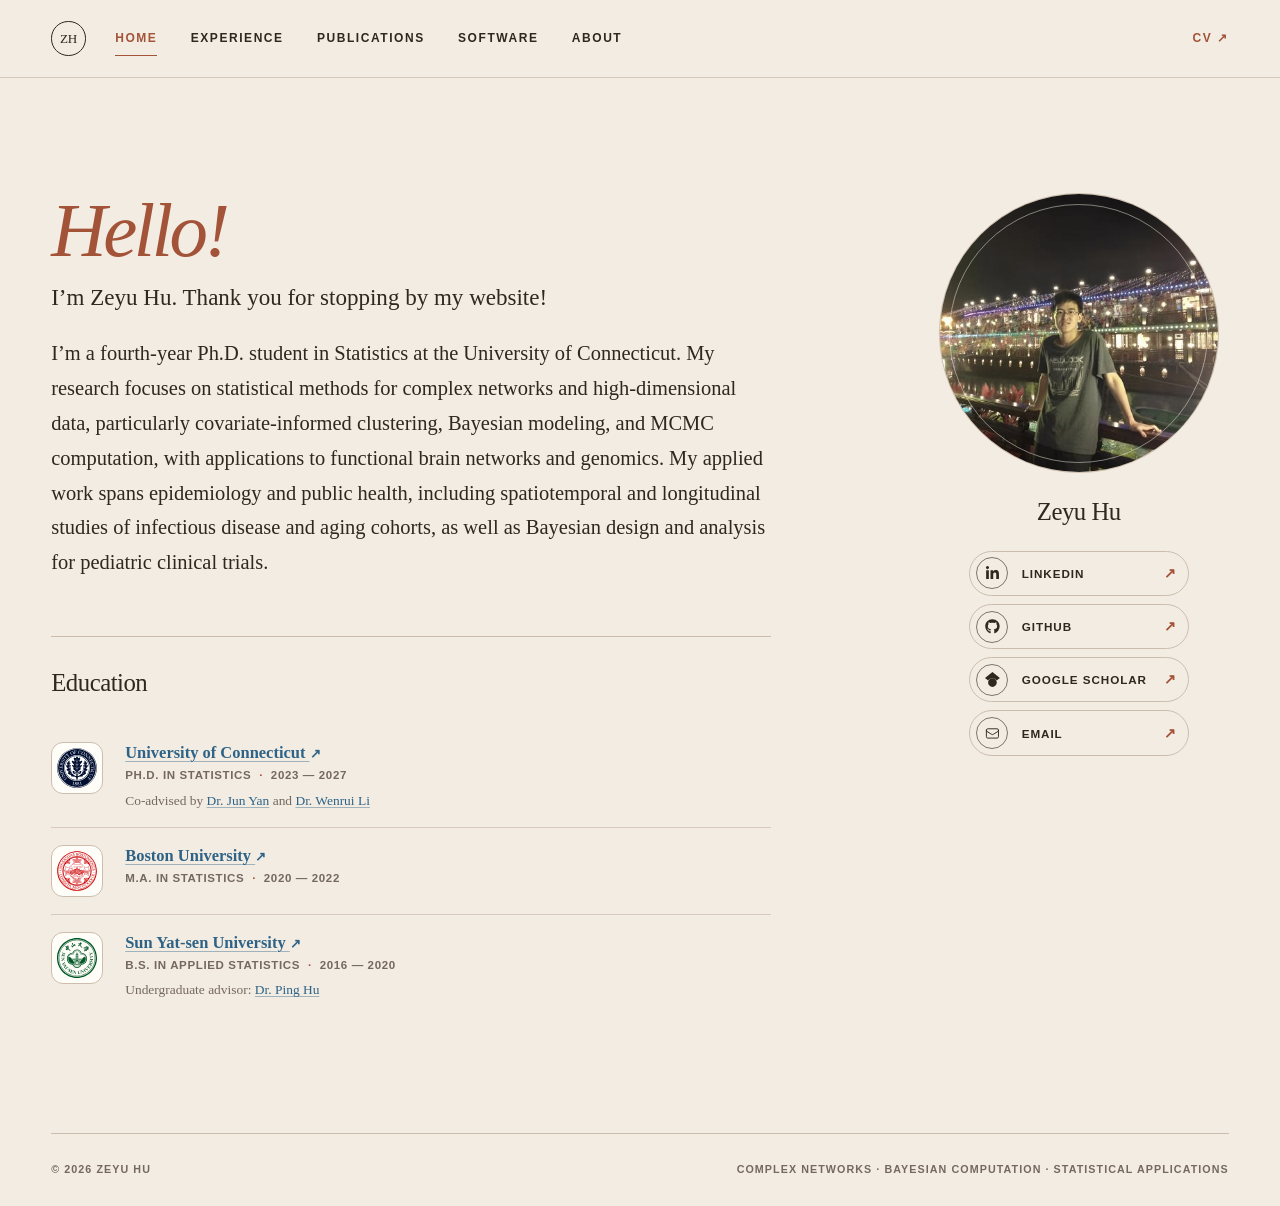
<file: index.html>
<!doctype html>
<html lang="en">
<head>
  <meta charset="utf-8">
  <meta name="viewport" content="width=device-width, initial-scale=1">
  <meta name="description" content="Zeyu Hu is a Ph.D. candidate in Statistics working on complex networks, Bayesian computation, MCMC, and statistical applications.">
  <meta name="theme-color" content="#f2ece2">
  <meta property="og:title" content="Zeyu Hu">
  <meta property="og:description" content="Zeyu Hu is a Ph.D. candidate in Statistics working on complex networks, Bayesian computation, MCMC, and statistical applications.">
  <meta property="og:type" content="website">
  <meta property="og:image" content="https://zyhu888.github.io/og.png">
  <link rel="icon" href="/favicon.svg" type="image/svg+xml">
  <link rel="stylesheet" href="/styles.css?v=20261014-publications-v3">
  <script src="/contact.js" defer></script>
  <title>Zeyu Hu</title>
</head>
<body>
  <main id="home">

  <header class="site-header">
    <a class="wordmark" href="/" aria-label="Zeyu Hu, home">ZH</a>
    <nav class="primary-nav" aria-label="Primary navigation">
      <a class="active" href="/">Home</a>
      <a href="/experience.html">Experience</a>
      <a href="/publications.html">Publications</a>
      <a href="/software.html">Software</a>
      <a href="/about.html">About</a>
    </nav>
    <a class="cv-link" href="/Zeyu_Hu_Resume.pdf" target="_blank" rel="noreferrer">
      CV <span aria-hidden="true">↗</span>
    </a>
  </header>

  <section class="home-layout page-shell" aria-labelledby="hello-title">
    <div class="introduction">
      <h1 id="hello-title">Hello!</h1>
      <p class="welcome-line">I’m Zeyu Hu. Thank you for stopping by my website!</p>
      <p class="bio">I’m a fourth-year Ph.D. student in Statistics at the University of Connecticut. My research focuses on statistical methods for complex networks and high-dimensional data, particularly covariate-informed clustering, Bayesian modeling, and MCMC computation, with applications to functional brain networks and genomics. My applied work spans epidemiology and public health, including spatiotemporal and longitudinal studies of infectious disease and aging cohorts, as well as Bayesian design and analysis for pediatric clinical trials.</p>

      <section class="education-compact" aria-labelledby="education-title">
        <h2 id="education-title">Education</h2>
        <div class="education-list">
          <article class="education-item">
            <div class="school-icon" aria-hidden="true"><img src="/uconn-university-seal.svg" alt=""></div>
            <div class="education-copy">
              <h3><a href="https://uconn.edu/" target="_blank" rel="noreferrer">University of Connecticut <span aria-hidden="true">↗</span></a></h3>
              <p>Ph.D. in Statistics <span>·</span> 2023 — 2027</p>
              <p class="education-advisors">Co-advised by <a href="https://statistics.uconn.edu/person/jun-yan/" target="_blank" rel="noreferrer">Dr. Jun Yan</a> and <a href="https://statistics.uconn.edu/person/wenrui-li/" target="_blank" rel="noreferrer">Dr. Wenrui Li</a></p>
            </div>
          </article>
          <article class="education-item">
            <div class="school-icon" aria-hidden="true"><img src="/boston-university-seal.svg" alt=""></div>
            <div class="education-copy">
              <h3><a href="https://www.bu.edu/" target="_blank" rel="noreferrer">Boston University <span aria-hidden="true">↗</span></a></h3>
              <p>M.A. in Statistics <span>·</span> 2020 — 2022</p>
            </div>
          </article>
          <article class="education-item">
            <div class="school-icon" aria-hidden="true"><img src="/sysu-logo.svg" alt=""></div>
            <div class="education-copy">
              <h3><a href="https://www.sysu.edu.cn/sysuen/" target="_blank" rel="noreferrer">Sun Yat-sen University <span aria-hidden="true">↗</span></a></h3>
              <p>B.S. in Applied Statistics <span>·</span> 2016 — 2020</p>
              <p class="education-advisors">Undergraduate advisor: <a href="https://hupple.github.io/" target="_blank" rel="noreferrer">Dr. Ping Hu</a></p>
            </div>
          </article>
        </div>
      </section>
    </div>

    <aside class="profile-card" aria-label="Zeyu Hu profile">
      <div class="portrait-frame"><img src="/zeyu-hu.jpg" alt="Portrait of Zeyu Hu" width="400" height="400"></div>
      <h2>Zeyu Hu</h2>
      <div class="profile-links" aria-label="Social and contact links">

      <a href="https://www.linkedin.com/in/zeyu-hu-6a5524234" target="_blank" rel="noreferrer" aria-label="LinkedIn" title="LinkedIn">
        <span class="profile-link-icon" aria-hidden="true"><svg stroke="currentColor" fill="currentColor" stroke-width="0" viewBox="0 0 448 512" height="1em" width="1em" xmlns="http://www.w3.org/2000/svg"><path d="M100.28 448H7.4V148.9h92.88zM53.79 108.1C24.09 108.1 0 83.5 0 53.8a53.79 53.79 0 0 1 107.58 0c0 29.7-24.1 54.3-53.79 54.3zM447.9 448h-92.68V302.4c0-34.7-.7-79.2-48.29-79.2-48.29 0-55.69 37.7-55.69 76.7V448h-92.78V148.9h89.08v40.8h1.3c12.4-23.5 42.69-48.3 87.88-48.3 94 0 111.28 61.9 111.28 142.3V448z"></path></svg></span>
        <span>LinkedIn</span>
        <span class="profile-link-arrow" aria-hidden="true">↗</span>
      </a>
      <a href="https://github.com/zyhu888" target="_blank" rel="noreferrer" aria-label="GitHub" title="GitHub">
        <span class="profile-link-icon" aria-hidden="true"><svg stroke="currentColor" fill="currentColor" stroke-width="0" viewBox="0 0 496 512" height="1em" width="1em" xmlns="http://www.w3.org/2000/svg"><path d="M165.9 397.4c0 2-2.3 3.6-5.2 3.6-3.3.3-5.6-1.3-5.6-3.6 0-2 2.3-3.6 5.2-3.6 3-.3 5.6 1.3 5.6 3.6zm-31.1-4.5c-.7 2 1.3 4.3 4.3 4.9 2.6 1 5.6 0 6.2-2s-1.3-4.3-4.3-5.2c-2.6-.7-5.5.3-6.2 2.3zm44.2-1.7c-2.9.7-4.9 2.6-4.6 4.9.3 2 2.9 3.3 5.9 2.6 2.9-.7 4.9-2.6 4.6-4.6-.3-1.9-3-3.2-5.9-2.9zM244.8 8C106.1 8 0 113.3 0 252c0 110.9 69.8 205.8 169.5 239.2 12.8 2.3 17.3-5.6 17.3-12.1 0-6.2-.3-40.4-.3-61.4 0 0-70 15-84.7-29.8 0 0-11.4-29.1-27.8-36.6 0 0-22.9-15.7 1.6-15.4 0 0 24.9 2 38.6 25.8 21.9 38.6 58.6 27.5 72.9 20.9 2.3-16 8.8-27.1 16-33.7-55.9-6.2-112.3-14.3-112.3-110.5 0-27.5 7.6-41.3 23.6-58.9-2.6-6.5-11.1-33.3 2.6-67.9 20.9-6.5 69 27 69 27 20-5.6 41.5-8.5 62.8-8.5s42.8 2.9 62.8 8.5c0 0 48.1-33.6 69-27 13.7 34.7 5.2 61.4 2.6 67.9 16 17.7 25.8 31.5 25.8 58.9 0 96.5-58.9 104.2-114.8 110.5 9.2 7.9 17 22.9 17 46.4 0 33.7-.3 75.4-.3 83.6 0 6.5 4.6 14.4 17.3 12.1C428.2 457.8 496 362.9 496 252 496 113.3 383.5 8 244.8 8zM97.2 352.9c-1.3 1-1 3.3.7 5.2 1.6 1.6 3.9 2.3 5.2 1 1.3-1 1-3.3-.7-5.2-1.6-1.6-3.9-2.3-5.2-1zm-10.8-8.1c-.7 1.3.3 2.9 2.3 3.9 1.6 1 3.6.7 4.3-.7.7-1.3-.3-2.9-2.3-3.9-2-.6-3.6-.3-4.3.7zm32.4 35.6c-1.6 1.3-1 4.3 1.3 6.2 2.3 2.3 5.2 2.6 6.5 1 1.3-1.3.7-4.3-1.3-6.2-2.2-2.3-5.2-2.6-6.5-1zm-11.4-14.7c-1.6 1-1.6 3.6 0 5.9 1.6 2.3 4.3 3.3 5.6 2.3 1.6-1.3 1.6-3.9 0-6.2-1.4-2.3-4-3.3-5.6-2z"></path></svg></span>
        <span>GitHub</span>
        <span class="profile-link-arrow" aria-hidden="true">↗</span>
      </a>
      <a href="https://scholar.google.com/citations?user=q6PjB3gAAAAJ&hl=en" target="_blank" rel="noreferrer" aria-label="Google Scholar" title="Google Scholar">
        <span class="profile-link-icon" aria-hidden="true"><svg stroke="currentColor" fill="currentColor" stroke-width="0" role="img" viewBox="0 0 24 24" height="1em" width="1em" xmlns="http://www.w3.org/2000/svg"><path d="M5.242 13.769L0 9.5 12 0l12 9.5-5.242 4.269C17.548 11.249 14.978 9.5 12 9.5c-2.977 0-5.548 1.748-6.758 4.269zM12 10a7 7 0 1 0 0 14 7 7 0 0 0 0-14z"></path></svg></span>
        <span>Google Scholar</span>
        <span class="profile-link-arrow" aria-hidden="true">↗</span>
      </a>
        <button class="profile-email-button" type="button" aria-haspopup="dialog" data-contact-open>
          <span class="profile-link-icon" aria-hidden="true"><svg stroke="currentColor" fill="none" stroke-width="1.5" viewBox="0 0 24 24" aria-hidden="true" height="1em" width="1em" xmlns="http://www.w3.org/2000/svg"><path stroke-linecap="round" stroke-linejoin="round" d="M21.75 6.75v10.5a2.25 2.25 0 0 1-2.25 2.25h-15a2.25 2.25 0 0 1-2.25-2.25V6.75m19.5 0A2.25 2.25 0 0 0 19.5 4.5h-15a2.25 2.25 0 0 0-2.25 2.25m19.5 0v.243a2.25 2.25 0 0 1-1.07 1.916l-7.5 4.615a2.25 2.25 0 0 1-2.36 0L3.32 8.91a2.25 2.25 0 0 1-1.07-1.916V6.75"></path></svg></span>
          <span>Email</span>
          <span class="profile-link-arrow" aria-hidden="true">↗</span>
        </button>
        <dialog class="contact-dialog" aria-labelledby="contact-dialog-title" data-contact-dialog>
          <div class="contact-dialog-shell">
            <button class="contact-dialog-close" type="button" aria-label="Close contact form" data-contact-close>×</button>
            <h2 id="contact-dialog-title">Get in touch</h2>
            <p class="contact-dialog-intro">Send me a message and I’ll get back to you.</p>
            <form class="contact-form" data-contact-form>
              <label><span>Name</span><input type="text" name="name" autocomplete="name" placeholder="Your name" required></label>
              <label><span>Email</span><input type="email" name="email" autocomplete="email" placeholder="your@email.com" required></label>
              <label><span>Message</span><textarea name="message" placeholder="What’s on your mind?" required></textarea></label>
              <button class="contact-submit" type="submit">Send message <span aria-hidden="true">↗</span></button>
              <p class="contact-form-note">This opens a ready-to-send Gmail draft addressed to me. Prefer another email app? <a href="mailto:zeyu.hu8888@gmail.com">zeyu.hu8888@gmail.com</a></p>
            </form>
          </div>
        </dialog>
      </div>
    </aside>
  </section>

  <footer class="site-footer page-shell">
    <p>© 2026 Zeyu Hu</p>
    <p>Complex networks · Bayesian computation · Statistical applications</p>
  </footer>
  </main>
</body>
</html>
</file>
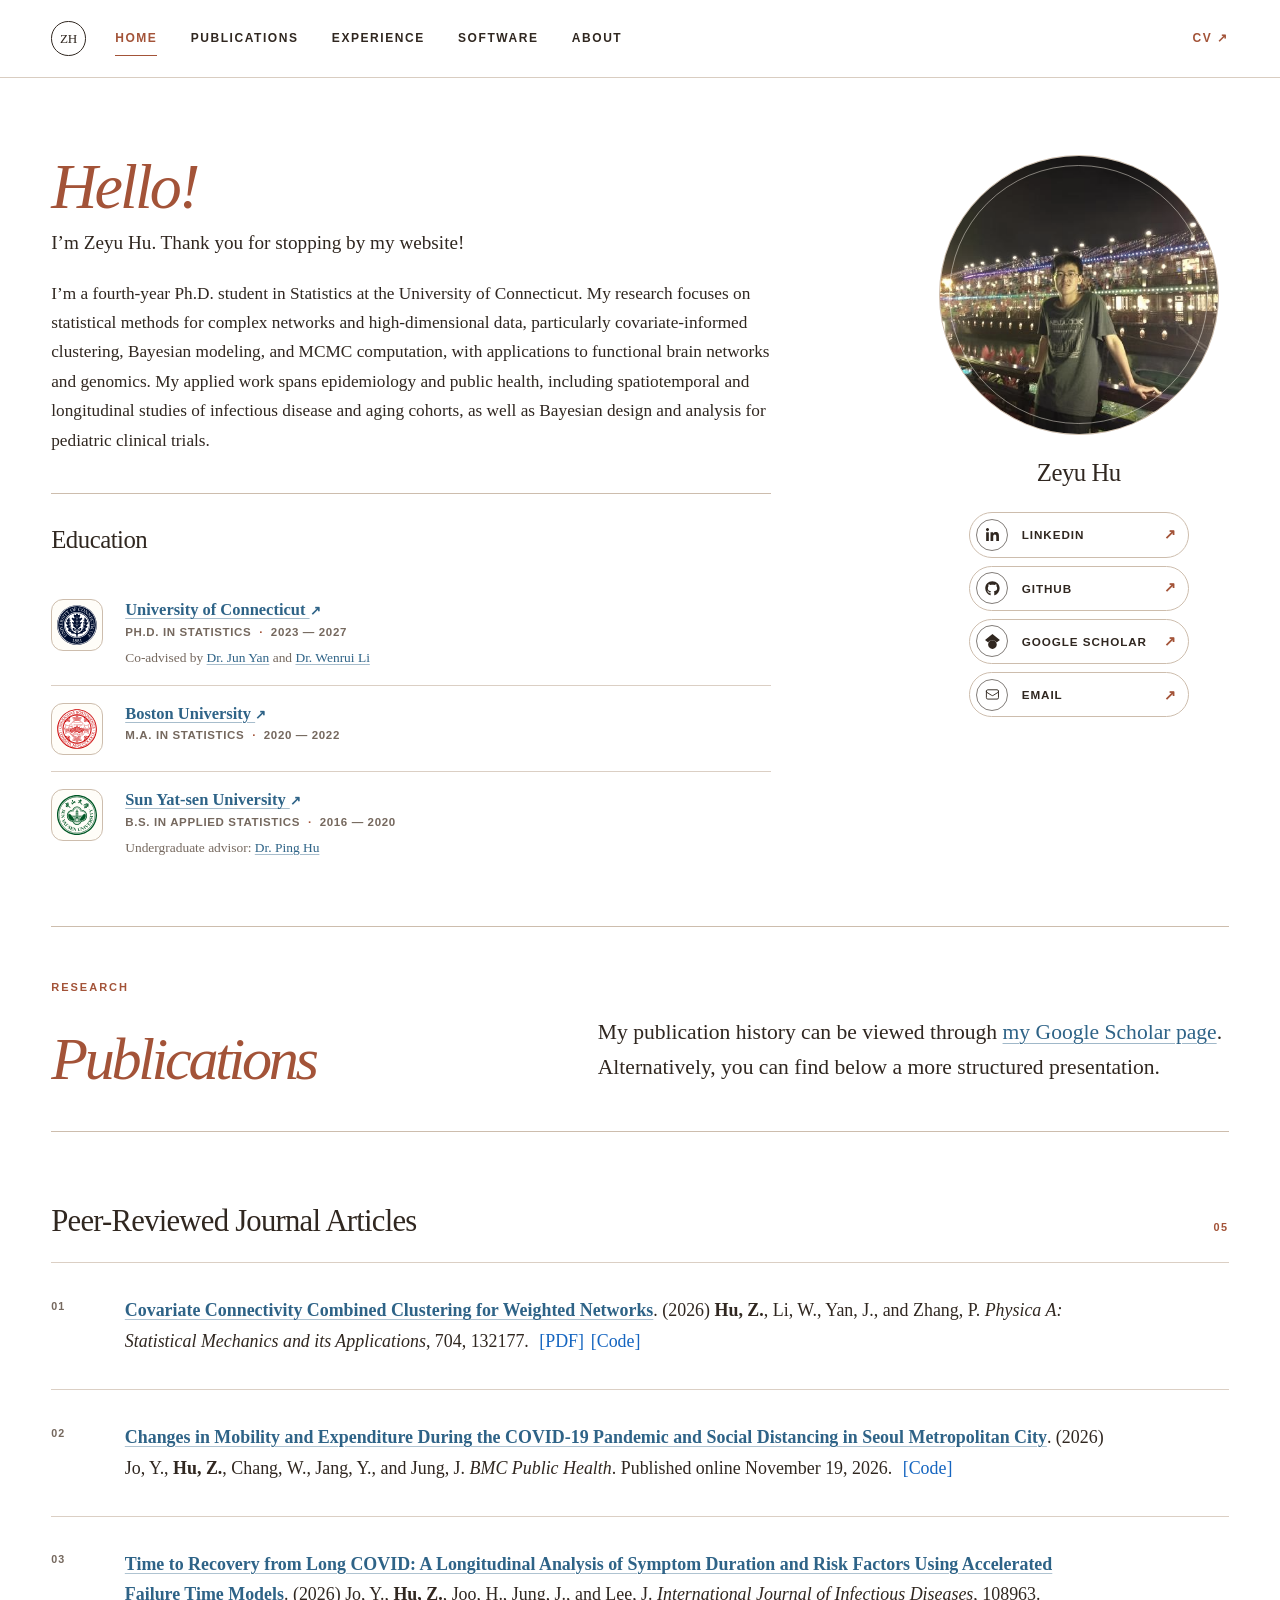
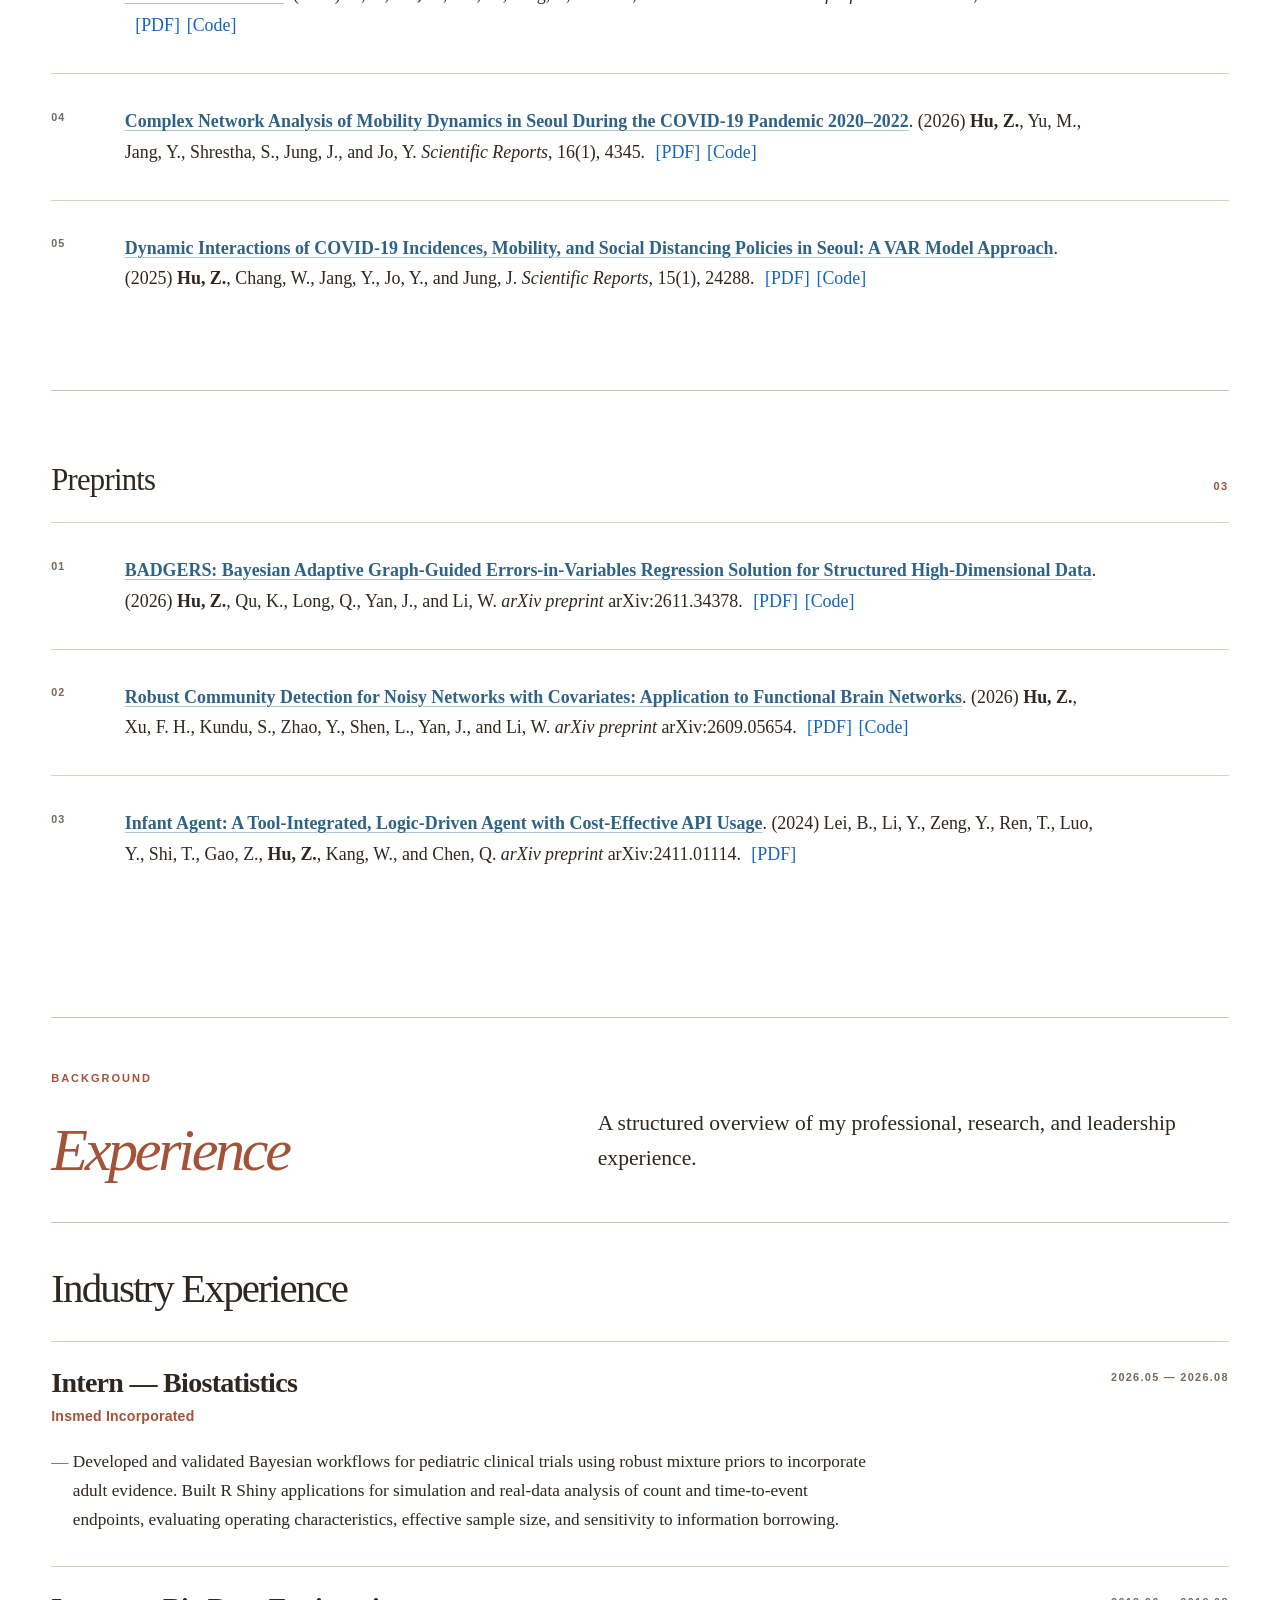
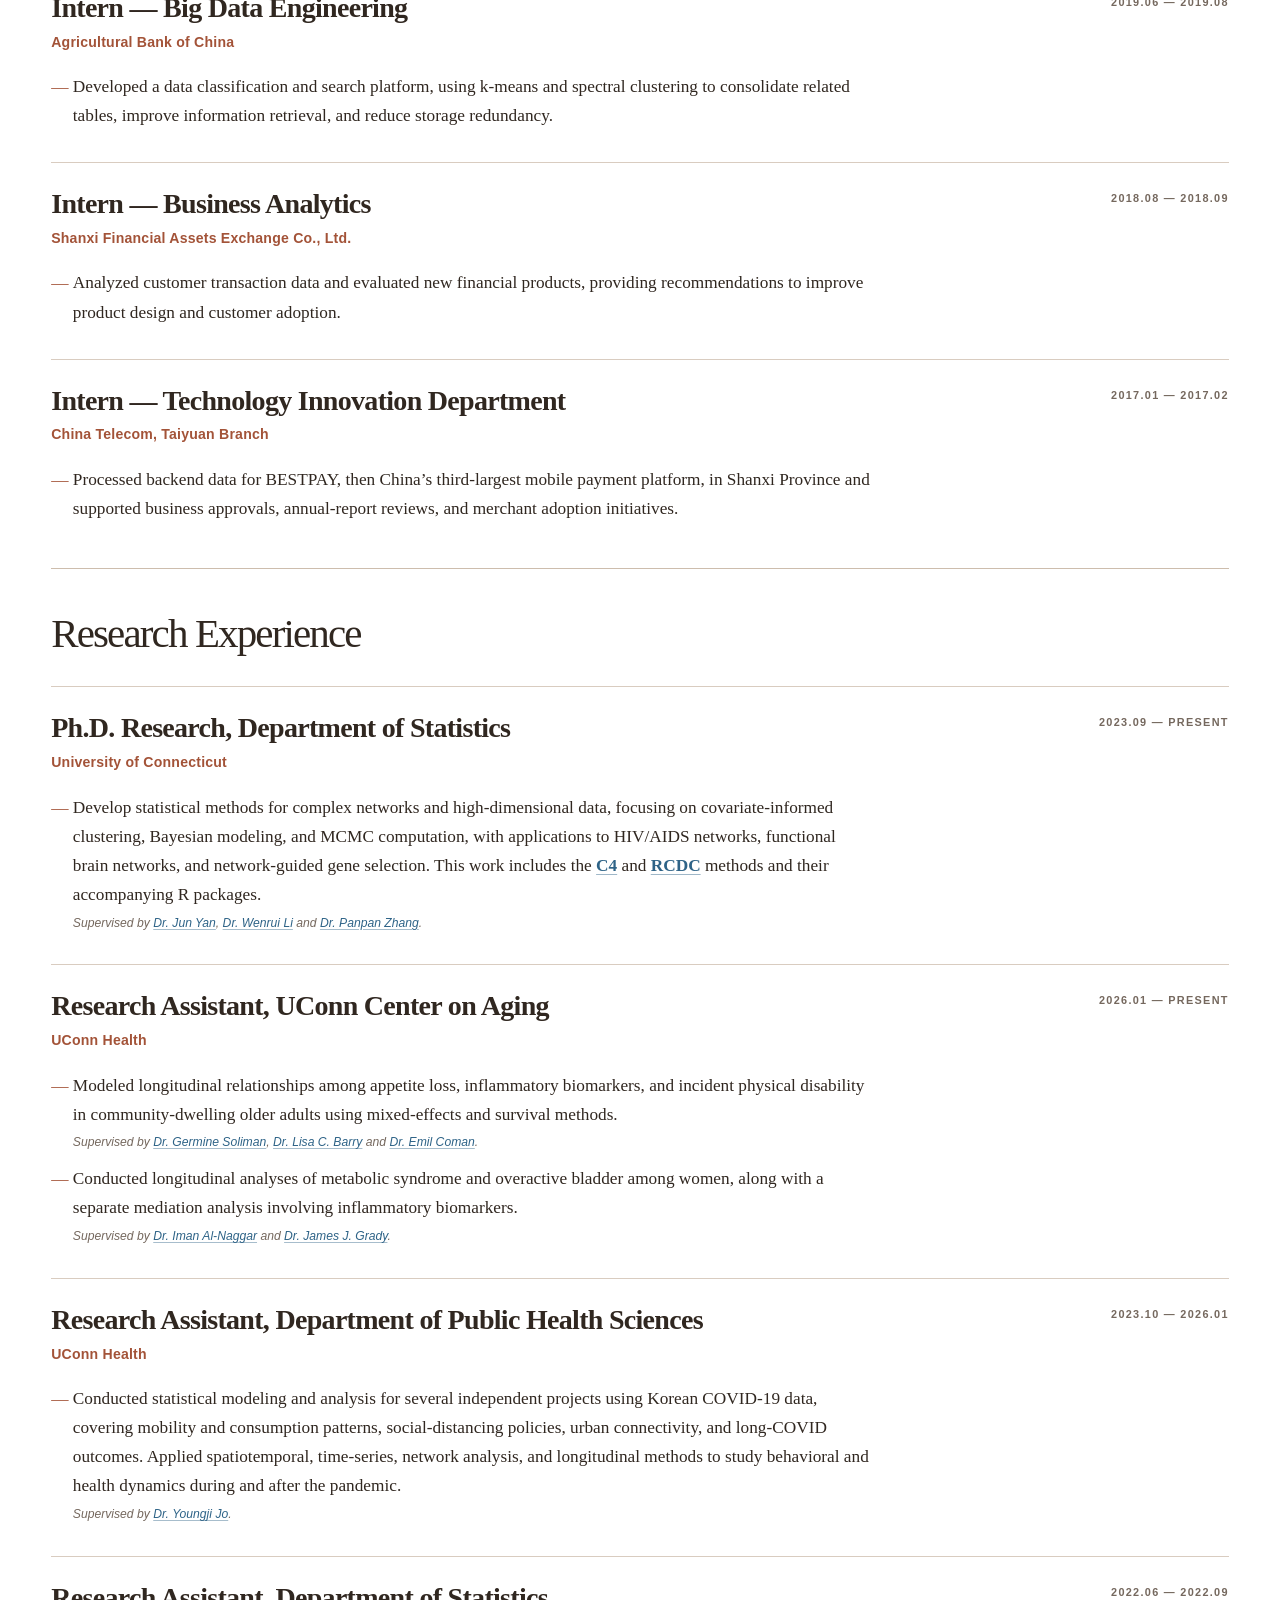
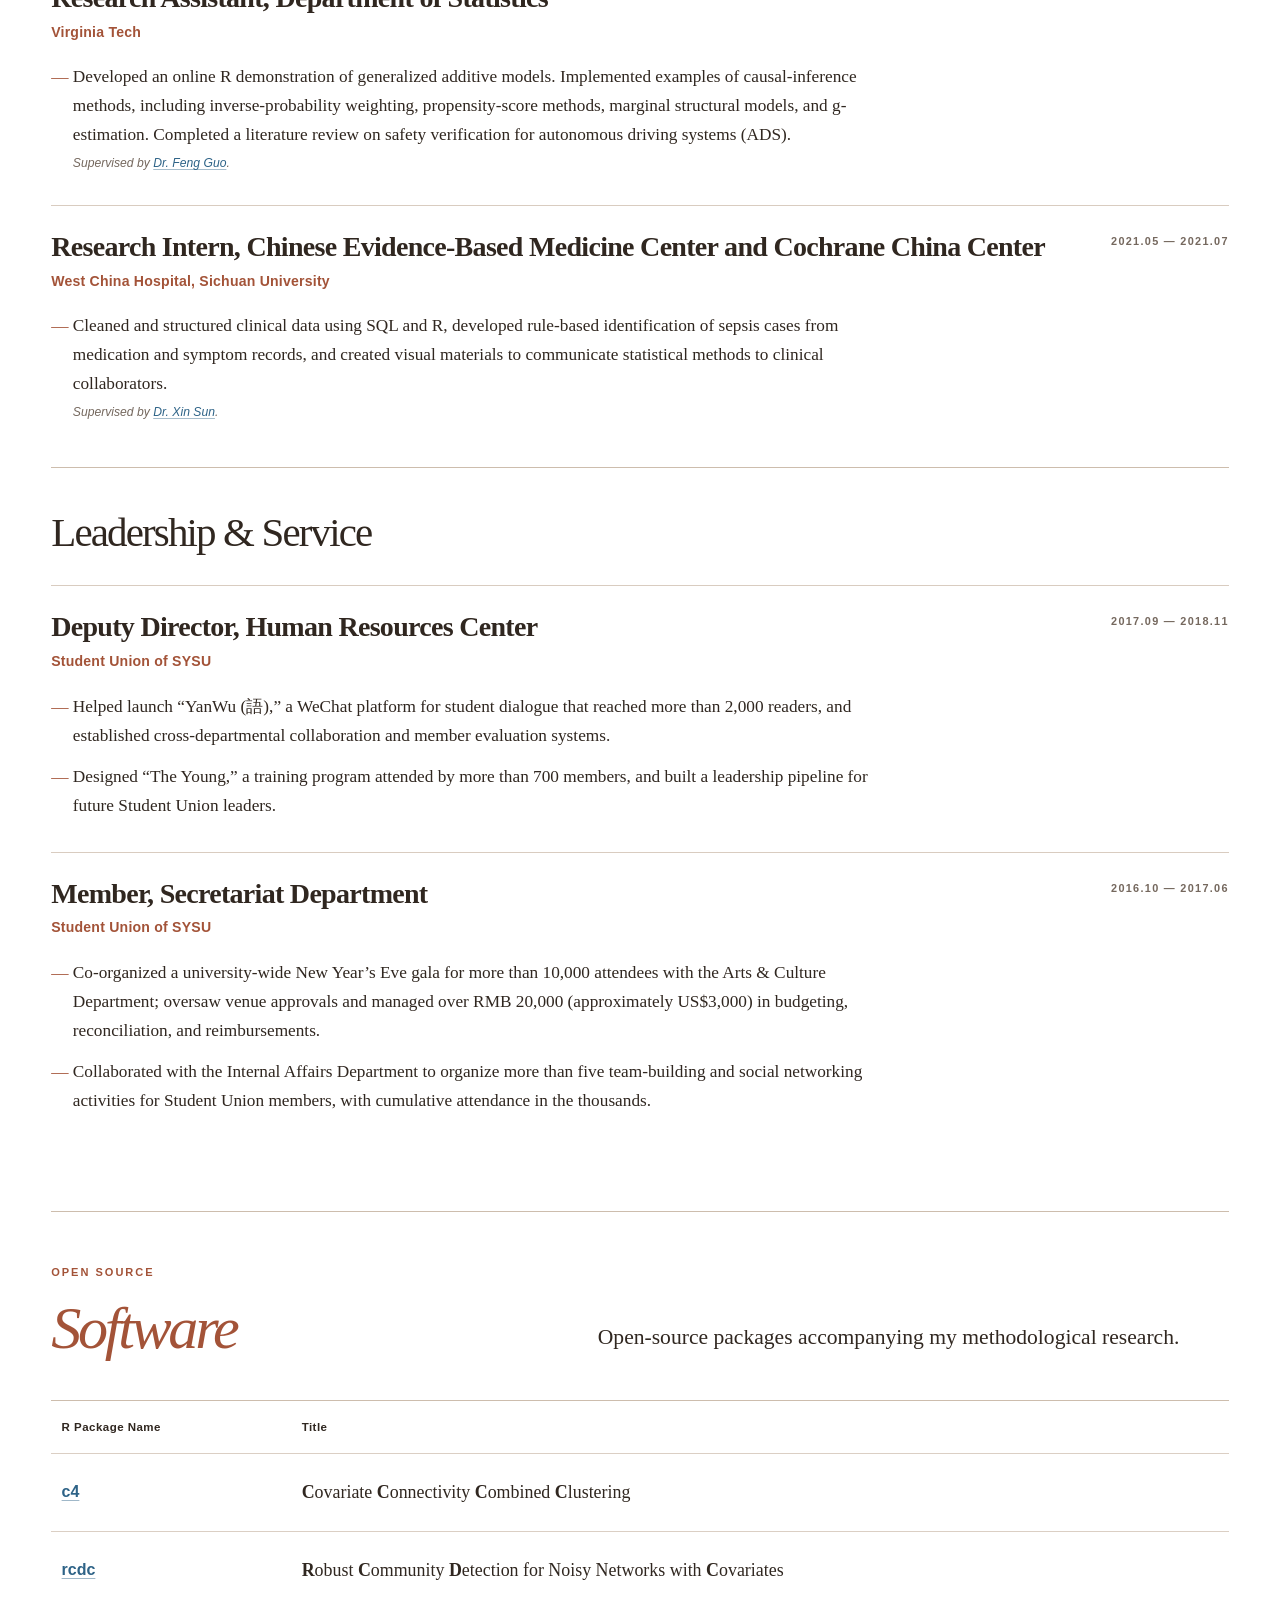
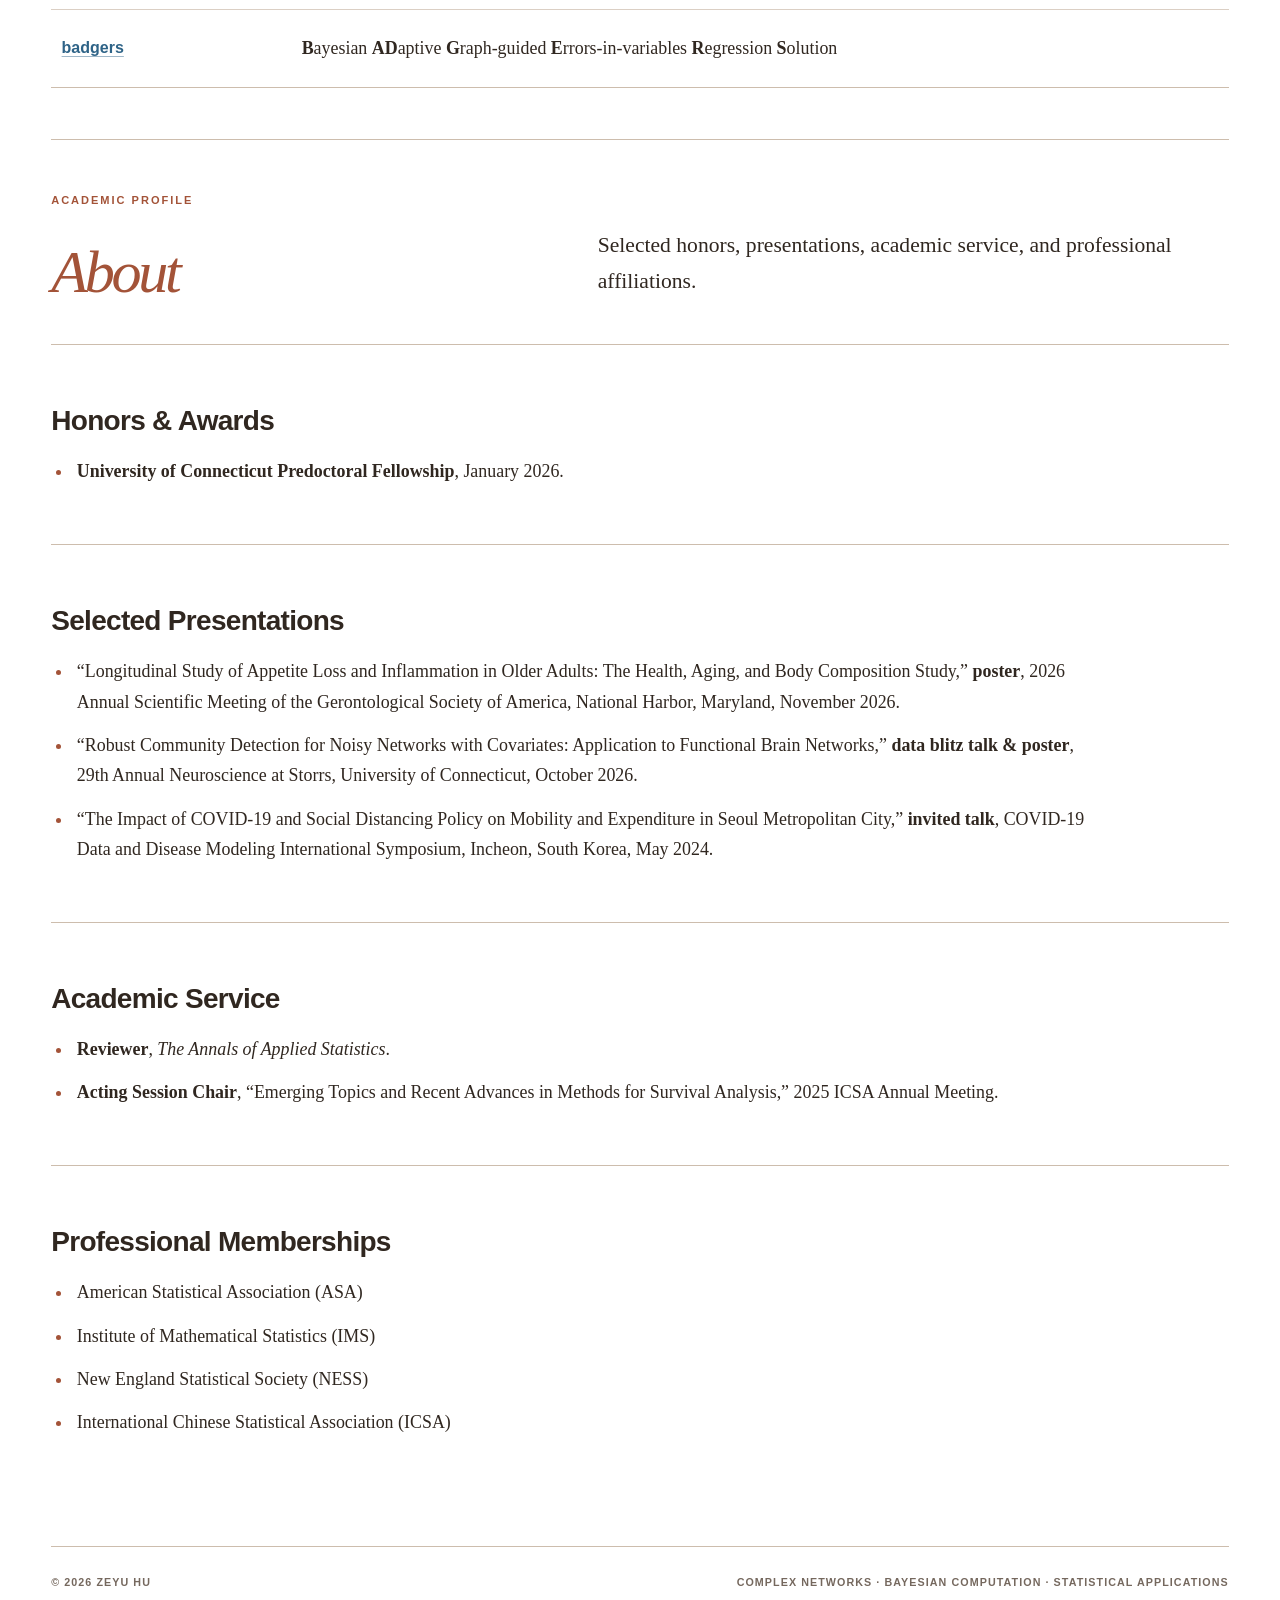
<file: pages/index.html>
<!doctype html>
<html lang="en">
<head>
  <meta charset="utf-8">
  <meta name="viewport" content="width=device-width, initial-scale=1">
  <meta name="description" content="Zeyu Hu is a Ph.D. candidate in Statistics working on complex networks, Bayesian computation, MCMC, and statistical applications.">
  <meta name="theme-color" content="#ffffff">
  <meta property="og:title" content="Zeyu Hu">
  <meta property="og:description" content="Zeyu Hu is a Ph.D. candidate in Statistics working on complex networks, Bayesian computation, MCMC, and statistical applications.">
  <meta property="og:type" content="website">
  <meta property="og:image" content="https://zyhu888.github.io/assets/images/og.png">
  <link rel="icon" href="/assets/icons/favicon.svg" type="image/svg+xml">
  <link rel="stylesheet" href="/assets/css/styles.css?v=20261125-home-sections">
  <script src="/assets/js/contact.js" defer></script>
  <title>Zeyu Hu</title>
</head>
<body>
  <main id="home">

  <header class="site-header">
    <a class="wordmark" href="/" aria-label="Zeyu Hu, home">ZH</a>
    <nav class="primary-nav" aria-label="Primary navigation">
      <a class="active" href="/">Home</a>
      <a href="/publications.html">Publications</a>
      <a href="/experience.html">Experience</a>
      <a href="/software.html">Software</a>
      <a href="/about.html">About</a>
    </nav>
    <a class="cv-link" href="/Zeyu_Hu_Resume.pdf" target="_blank" rel="noreferrer">
      CV <span aria-hidden="true">↗</span>
    </a>
  </header>

  <section class="home-layout page-shell" aria-labelledby="hello-title">
    <div class="introduction">
      <h1 id="hello-title">Hello!</h1>
      <p class="welcome-line">I’m Zeyu Hu. Thank you for stopping by my website!</p>
      <p class="bio">I’m a fourth-year Ph.D. student in Statistics at the University of Connecticut. My research focuses on statistical methods for complex networks and high-dimensional data, particularly covariate-informed clustering, Bayesian modeling, and MCMC computation, with applications to functional brain networks and genomics. My applied work spans epidemiology and public health, including spatiotemporal and longitudinal studies of infectious disease and aging cohorts, as well as Bayesian design and analysis for pediatric clinical trials.</p>

      <section class="education-compact" aria-labelledby="education-title">
        <h2 id="education-title">Education</h2>
        <div class="education-list">
          <article class="education-item">
            <div class="school-icon" aria-hidden="true"><img src="/assets/logos/schools/uconn-university-seal.svg" alt=""></div>
            <div class="education-copy">
              <h3><a href="https://uconn.edu/" target="_blank" rel="noreferrer">University of Connecticut <span aria-hidden="true">↗</span></a></h3>
              <p>Ph.D. in Statistics <span>·</span> 2023 — 2027</p>
              <p class="education-advisors">Co-advised by <a href="https://statistics.uconn.edu/person/jun-yan/" target="_blank" rel="noreferrer">Dr. Jun Yan</a> and <a href="https://statistics.uconn.edu/person/wenrui-li/" target="_blank" rel="noreferrer">Dr. Wenrui Li</a></p>
            </div>
          </article>
          <article class="education-item">
            <div class="school-icon" aria-hidden="true"><img src="/assets/logos/schools/boston-university-seal.svg" alt=""></div>
            <div class="education-copy">
              <h3><a href="https://www.bu.edu/" target="_blank" rel="noreferrer">Boston University <span aria-hidden="true">↗</span></a></h3>
              <p>M.A. in Statistics <span>·</span> 2020 — 2022</p>
            </div>
          </article>
          <article class="education-item">
            <div class="school-icon" aria-hidden="true"><img src="/assets/logos/schools/sysu-logo.svg" alt=""></div>
            <div class="education-copy">
              <h3><a href="https://www.sysu.edu.cn/sysuen/" target="_blank" rel="noreferrer">Sun Yat-sen University <span aria-hidden="true">↗</span></a></h3>
              <p>B.S. in Applied Statistics <span>·</span> 2016 — 2020</p>
              <p class="education-advisors">Undergraduate advisor: <a href="https://hupple.github.io/" target="_blank" rel="noreferrer">Dr. Ping Hu</a></p>
            </div>
          </article>
        </div>
      </section>
    </div>

    <aside class="profile-card" aria-label="Zeyu Hu profile">
      <div class="portrait-frame"><img src="/assets/images/zeyu-hu.jpg" alt="Portrait of Zeyu Hu" width="400" height="400"></div>
      <h2>Zeyu Hu</h2>
      <div class="profile-links" aria-label="Social and contact links">

      <a href="https://www.linkedin.com/in/zeyu-hu-6a5524234" target="_blank" rel="noreferrer" aria-label="LinkedIn" title="LinkedIn">
        <span class="profile-link-icon" aria-hidden="true"><svg stroke="currentColor" fill="currentColor" stroke-width="0" viewBox="0 0 448 512" height="1em" width="1em" xmlns="http://www.w3.org/2000/svg"><path d="M100.28 448H7.4V148.9h92.88zM53.79 108.1C24.09 108.1 0 83.5 0 53.8a53.79 53.79 0 0 1 107.58 0c0 29.7-24.1 54.3-53.79 54.3zM447.9 448h-92.68V302.4c0-34.7-.7-79.2-48.29-79.2-48.29 0-55.69 37.7-55.69 76.7V448h-92.78V148.9h89.08v40.8h1.3c12.4-23.5 42.69-48.3 87.88-48.3 94 0 111.28 61.9 111.28 142.3V448z"></path></svg></span>
        <span>LinkedIn</span>
        <span class="profile-link-arrow" aria-hidden="true">↗</span>
      </a>
      <a href="https://github.com/zyhu888" target="_blank" rel="noreferrer" aria-label="GitHub" title="GitHub">
        <span class="profile-link-icon" aria-hidden="true"><svg stroke="currentColor" fill="currentColor" stroke-width="0" viewBox="0 0 496 512" height="1em" width="1em" xmlns="http://www.w3.org/2000/svg"><path d="M165.9 397.4c0 2-2.3 3.6-5.2 3.6-3.3.3-5.6-1.3-5.6-3.6 0-2 2.3-3.6 5.2-3.6 3-.3 5.6 1.3 5.6 3.6zm-31.1-4.5c-.7 2 1.3 4.3 4.3 4.9 2.6 1 5.6 0 6.2-2s-1.3-4.3-4.3-5.2c-2.6-.7-5.5.3-6.2 2.3zm44.2-1.7c-2.9.7-4.9 2.6-4.6 4.9.3 2 2.9 3.3 5.9 2.6 2.9-.7 4.9-2.6 4.6-4.6-.3-1.9-3-3.2-5.9-2.9zM244.8 8C106.1 8 0 113.3 0 252c0 110.9 69.8 205.8 169.5 239.2 12.8 2.3 17.3-5.6 17.3-12.1 0-6.2-.3-40.4-.3-61.4 0 0-70 15-84.7-29.8 0 0-11.4-29.1-27.8-36.6 0 0-22.9-15.7 1.6-15.4 0 0 24.9 2 38.6 25.8 21.9 38.6 58.6 27.5 72.9 20.9 2.3-16 8.8-27.1 16-33.7-55.9-6.2-112.3-14.3-112.3-110.5 0-27.5 7.6-41.3 23.6-58.9-2.6-6.5-11.1-33.3 2.6-67.9 20.9-6.5 69 27 69 27 20-5.6 41.5-8.5 62.8-8.5s42.8 2.9 62.8 8.5c0 0 48.1-33.6 69-27 13.7 34.7 5.2 61.4 2.6 67.9 16 17.7 25.8 31.5 25.8 58.9 0 96.5-58.9 104.2-114.8 110.5 9.2 7.9 17 22.9 17 46.4 0 33.7-.3 75.4-.3 83.6 0 6.5 4.6 14.4 17.3 12.1C428.2 457.8 496 362.9 496 252 496 113.3 383.5 8 244.8 8zM97.2 352.9c-1.3 1-1 3.3.7 5.2 1.6 1.6 3.9 2.3 5.2 1 1.3-1 1-3.3-.7-5.2-1.6-1.6-3.9-2.3-5.2-1zm-10.8-8.1c-.7 1.3.3 2.9 2.3 3.9 1.6 1 3.6.7 4.3-.7.7-1.3-.3-2.9-2.3-3.9-2-.6-3.6-.3-4.3.7zm32.4 35.6c-1.6 1.3-1 4.3 1.3 6.2 2.3 2.3 5.2 2.6 6.5 1 1.3-1.3.7-4.3-1.3-6.2-2.2-2.3-5.2-2.6-6.5-1zm-11.4-14.7c-1.6 1-1.6 3.6 0 5.9 1.6 2.3 4.3 3.3 5.6 2.3 1.6-1.3 1.6-3.9 0-6.2-1.4-2.3-4-3.3-5.6-2z"></path></svg></span>
        <span>GitHub</span>
        <span class="profile-link-arrow" aria-hidden="true">↗</span>
      </a>
      <a href="https://scholar.google.com/citations?user=q6PjB3gAAAAJ&hl=en" target="_blank" rel="noreferrer" aria-label="Google Scholar" title="Google Scholar">
        <span class="profile-link-icon" aria-hidden="true"><svg stroke="currentColor" fill="currentColor" stroke-width="0" role="img" viewBox="0 0 24 24" height="1em" width="1em" xmlns="http://www.w3.org/2000/svg"><path d="M5.242 13.769L0 9.5 12 0l12 9.5-5.242 4.269C17.548 11.249 14.978 9.5 12 9.5c-2.977 0-5.548 1.748-6.758 4.269zM12 10a7 7 0 1 0 0 14 7 7 0 0 0 0-14z"></path></svg></span>
        <span>Google Scholar</span>
        <span class="profile-link-arrow" aria-hidden="true">↗</span>
      </a>
        <button class="profile-email-button" type="button" aria-haspopup="dialog" data-contact-open>
          <span class="profile-link-icon" aria-hidden="true"><svg stroke="currentColor" fill="none" stroke-width="1.5" viewBox="0 0 24 24" aria-hidden="true" height="1em" width="1em" xmlns="http://www.w3.org/2000/svg"><path stroke-linecap="round" stroke-linejoin="round" d="M21.75 6.75v10.5a2.25 2.25 0 0 1-2.25 2.25h-15a2.25 2.25 0 0 1-2.25-2.25V6.75m19.5 0A2.25 2.25 0 0 0 19.5 4.5h-15a2.25 2.25 0 0 0-2.25 2.25m19.5 0v.243a2.25 2.25 0 0 1-1.07 1.916l-7.5 4.615a2.25 2.25 0 0 1-2.36 0L3.32 8.91a2.25 2.25 0 0 1-1.07-1.916V6.75"></path></svg></span>
          <span>Email</span>
          <span class="profile-link-arrow" aria-hidden="true">↗</span>
        </button>
        <dialog class="contact-dialog" aria-labelledby="contact-dialog-title" data-contact-dialog>
          <div class="contact-dialog-shell">
            <button class="contact-dialog-close" type="button" aria-label="Close contact form" data-contact-close>×</button>
            <h2 id="contact-dialog-title">Get in touch</h2>
            <p class="contact-dialog-intro">Send me a message and I’ll get back to you.</p>
            <form class="contact-form" data-contact-form>
              <label><span>Name</span><input type="text" name="name" autocomplete="name" placeholder="Your name" required></label>
              <label><span>Email</span><input type="email" name="email" autocomplete="email" placeholder="your@email.com" required></label>
              <label><span>Message</span><textarea name="message" placeholder="What’s on your mind?" required></textarea></label>
              <button class="contact-submit" type="submit">Send message <span aria-hidden="true">↗</span></button>
              <p class="contact-form-note">This opens a ready-to-send Gmail draft addressed to me. Prefer another email app? <a href="mailto:zeyu.hu8888@gmail.com">zeyu.hu8888@gmail.com</a></p>
            </form>
          </div>
        </dialog>
      </div>
    </aside>
  </section>
  <div class="home-sections">

  <section class="publications-page page-shell" id="publications" aria-labelledby="publications-title">
    <header class="publications-intro">
      <p class="section-kicker">Research</p>
      <h2 id="publications-title">Publications</h2>
      <p>My publication history can be viewed through <a href="https://scholar.google.com/citations?user=q6PjB3gAAAAJ&hl=en" target="_blank" rel="noreferrer">my Google Scholar page</a>. Alternatively, you can find below a more structured presentation.</p>
    </header>

    <section class="publication-section" aria-labelledby="journal-articles">
      <div class="publication-section-heading"><h3 id="journal-articles">Peer-Reviewed Journal Articles</h3><span>05</span></div>
      <ol class="publication-list">
        <li><p><a class="publication-title" href="https://www.sciencedirect.com/science/article/pii/S0378437126009234" target="_blank" rel="noreferrer">Covariate Connectivity Combined Clustering for Weighted Networks</a>. (2026) <strong>Hu, Z.</strong>, Li, W., Yan, J., and Zhang, P. <em>Physica A: Statistical Mechanics and its Applications</em>, 704, 132177.<span class="publication-resources"><span>[<a href="/papers/hu2026covariate.pdf" target="_blank" rel="noreferrer">PDF</a>]</span><span>[<a href="https://github.com/zyhu888/c4" target="_blank" rel="noreferrer">Code</a>]</span></span></p></li>
        <li><p><a class="publication-title" href="https://doi.org/10.1186/s12889-026-29947-w" target="_blank" rel="noreferrer">Changes in Mobility and Expenditure During the COVID-19 Pandemic and Social Distancing in Seoul Metropolitan City</a>. (2026) Jo, Y., <strong>Hu, Z.</strong>, Chang, W., Jang, Y., and Jung, J. <em>BMC Public Health</em>. Published online November 19, 2026.<span class="publication-resources"><span>[<a href="https://github.com/UConn-Health-Disease-Modeling/Mobility-Expenditure" target="_blank" rel="noreferrer">Code</a>]</span></span></p></li>
        <li><p><a class="publication-title" href="https://doi.org/10.1016/j.ijid.2026.108963" target="_blank" rel="noreferrer">Time to Recovery from Long COVID: A Longitudinal Analysis of Symptom Duration and Risk Factors Using Accelerated Failure Time Models</a>. (2026) Jo, Y., <strong>Hu, Z.</strong>, Joo, H., Jung, J., and Lee, J. <em>International Journal of Infectious Diseases</em>, 108963.<span class="publication-resources"><span>[<a href="/papers/jo2026time.pdf" target="_blank" rel="noreferrer">PDF</a>]</span><span>[<a href="https://github.com/UConn-Health-Disease-Modeling/longcovid-aft" target="_blank" rel="noreferrer">Code</a>]</span></span></p></li>
        <li><p><a class="publication-title" href="https://doi.org/10.1038/s41598-025-33655-7" target="_blank" rel="noreferrer">Complex Network Analysis of Mobility Dynamics in Seoul During the COVID-19 Pandemic 2020–2022</a>. (2026) <strong>Hu, Z.</strong>, Yu, M., Jang, Y., Shrestha, S., Jung, J., and Jo, Y. <em>Scientific Reports</em>, 16(1), 4345.<span class="publication-resources"><span>[<a href="/papers/hu2026complex.pdf" target="_blank" rel="noreferrer">PDF</a>]</span><span>[<a href="https://github.com/UConn-Health-Disease-Modeling/SeoulMobilityNetwork" target="_blank" rel="noreferrer">Code</a>]</span></span></p></li>
        <li><p><a class="publication-title" href="https://doi.org/10.1038/s41598-025-05583-z" target="_blank" rel="noreferrer">Dynamic Interactions of COVID-19 Incidences, Mobility, and Social Distancing Policies in Seoul: A VAR Model Approach</a>. (2025) <strong>Hu, Z.</strong>, Chang, W., Jang, Y., Jo, Y., and Jung, J. <em>Scientific Reports</em>, 15(1), 24288.<span class="publication-resources"><span>[<a href="/papers/hu2025dynamic.pdf" target="_blank" rel="noreferrer">PDF</a>]</span><span>[<a href="https://github.com/UConn-Health-Disease-Modeling/SeoulCovidVarx" target="_blank" rel="noreferrer">Code</a>]</span></span></p></li>
      </ol>
    </section>

    <section class="publication-section" aria-labelledby="preprints">
      <div class="publication-section-heading"><h3 id="preprints">Preprints</h3><span>03</span></div>
      <ol class="publication-list">
        <li><p><a class="publication-title" href="https://arxiv.org/abs/2611.34378" target="_blank" rel="noreferrer">BADGERS: Bayesian Adaptive Graph-Guided Errors-in-Variables Regression Solution for Structured High-Dimensional Data</a>. (2026) <strong>Hu, Z.</strong>, Qu, K., Long, Q., Yan, J., and Li, W. <em>arXiv preprint</em> arXiv:2611.34378.<span class="publication-resources"><span>[<a href="/papers/hu2026graph.pdf" target="_blank" rel="noreferrer">PDF</a>]</span><span>[<a href="https://github.com/zyhu888/badgers" target="_blank" rel="noreferrer">Code</a>]</span></span></p></li>
        <li><p><a class="publication-title" href="https://arxiv.org/abs/2609.05654" target="_blank" rel="noreferrer">Robust Community Detection for Noisy Networks with Covariates: Application to Functional Brain Networks</a>. (2026) <strong>Hu, Z.</strong>, Xu, F. H., Kundu, S., Zhao, Y., Shen, L., Yan, J., and Li, W. <em>arXiv preprint</em> arXiv:2609.05654.<span class="publication-resources"><span>[<a href="/papers/hu2026robust.pdf" target="_blank" rel="noreferrer">PDF</a>]</span><span>[<a href="https://github.com/zyhu888/rcdc" target="_blank" rel="noreferrer">Code</a>]</span></span></p></li>
        <li><p><a class="publication-title" href="https://arxiv.org/abs/2411.01114" target="_blank" rel="noreferrer">Infant Agent: A Tool-Integrated, Logic-Driven Agent with Cost-Effective API Usage</a>. (2024) Lei, B., Li, Y., Zeng, Y., Ren, T., Luo, Y., Shi, T., Gao, Z., <strong>Hu, Z.</strong>, Kang, W., and Chen, Q. <em>arXiv preprint</em> arXiv:2411.01114.<span class="publication-resources"><span>[<a href="/papers/lei2024infant.pdf" target="_blank" rel="noreferrer">PDF</a>]</span></span></p></li>
      </ol>
    </section>
  </section>

  <section class="experience-page page-shell" id="experience" aria-labelledby="experience-title">
    <header class="experience-intro">
      <p class="section-kicker">Background</p>
      <h2 id="experience-title">Experience</h2>
      <p>A structured overview of my professional, research, and leadership experience.</p>
    </header>
    <div class="experience-sections">

            <section class="experience-panel" id="industry" aria-labelledby="industry-title">
              <div class="experience-panel-copy">
                <h3 id="industry-title">Industry Experience</h3>

  <article class="experience-entry">
    <div class="experience-entry-heading">
      <div><h4>Intern — Biostatistics</h4><p>Insmed Incorporated</p></div>
      <span>2026.05 — 2026.08</span>
    </div>
    <ul>
      <li><span>Developed and validated Bayesian workflows for pediatric clinical trials using robust mixture priors to incorporate adult evidence. Built R Shiny applications for simulation and real-data analysis of count and time-to-event endpoints, evaluating operating characteristics, effective sample size, and sensitivity to information borrowing.</span></li>
    </ul>
  </article>
  <article class="experience-entry">
    <div class="experience-entry-heading">
      <div><h4>Intern — Big Data Engineering</h4><p>Agricultural Bank of China</p></div>
      <span>2019.06 — 2019.08</span>
    </div>
    <ul>
      <li><span>Developed a data classification and search platform, using k-means and spectral clustering to consolidate related tables, improve information retrieval, and reduce storage redundancy.</span></li>
    </ul>
  </article>
  <article class="experience-entry">
    <div class="experience-entry-heading">
      <div><h4>Intern — Business Analytics</h4><p>Shanxi Financial Assets Exchange Co., Ltd.</p></div>
      <span>2018.08 — 2018.09</span>
    </div>
    <ul>
      <li><span>Analyzed customer transaction data and evaluated new financial products, providing recommendations to improve product design and customer adoption.</span></li>
    </ul>
  </article>
  <article class="experience-entry">
    <div class="experience-entry-heading">
      <div><h4>Intern — Technology Innovation Department</h4><p>China Telecom, Taiyuan Branch</p></div>
      <span>2017.01 — 2017.02</span>
    </div>
    <ul>
      <li><span>Processed backend data for BESTPAY, then China’s third-largest mobile payment platform, in Shanxi Province and supported business approvals, annual-report reviews, and merchant adoption initiatives.</span></li>
    </ul>
  </article>
              </div>
            </section>
            <section class="experience-panel" id="research" aria-labelledby="research-title">
              <div class="experience-panel-copy">
                <h3 id="research-title">Research Experience</h3>

  <article class="experience-entry">
    <div class="experience-entry-heading">
      <div><h4>Ph.D. Research, Department of Statistics</h4><p>University of Connecticut</p></div>
      <span>2023.09 — Present</span>
    </div>
    <ul>
      <li><span>Develop statistical methods for complex networks and high-dimensional data, focusing on covariate-informed clustering, Bayesian modeling, and MCMC computation, with applications to HIV/AIDS networks, functional brain networks, and network-guided gene selection. This work includes the <a class="experience-inline-link" href="https://github.com/zyhu888/c4" target="_blank" rel="noreferrer">C4</a> and <a class="experience-inline-link" href="https://github.com/zyhu888/RCDC" target="_blank" rel="noreferrer">RCDC</a> methods and their accompanying R packages.</span><span class="experience-supervisors">Supervised by <a href="https://statistics.uconn.edu/person/jun-yan/" target="_blank" rel="noreferrer">Dr. Jun Yan</a>, <a href="https://statistics.uconn.edu/person/wenrui-li/" target="_blank" rel="noreferrer">Dr. Wenrui Li</a> and <a href="https://www.vumc.org/biostatistics/person/panpan-zhang" target="_blank" rel="noreferrer">Dr. Panpan Zhang</a>.</span></li>
    </ul>
  </article>
  <article class="experience-entry">
    <div class="experience-entry-heading">
      <div><h4>Research Assistant, UConn Center on Aging</h4><p>UConn Health</p></div>
      <span>2026.01 — Present</span>
    </div>
    <ul>
      <li><span>Modeled longitudinal relationships among appetite loss, inflammatory biomarkers, and incident physical disability in community-dwelling older adults using mixed-effects and survival methods.</span><span class="experience-supervisors">Supervised by <a href="https://facultydirectory.uchc.edu/profile?profileId=Soliman-Germine" target="_blank" rel="noreferrer">Dr. Germine Soliman</a>, <a href="https://facultydirectory.uchc.edu/profile?profileId=Barry-Lisa" target="_blank" rel="noreferrer">Dr. Lisa C. Barry</a> and <a href="https://facultydirectory.uchc.edu/profile?profileId=Coman-Emil" target="_blank" rel="noreferrer">Dr. Emil Coman</a>.</span></li><li><span>Conducted longitudinal analyses of metabolic syndrome and overactive bladder among women, along with a separate mediation analysis involving inflammatory biomarkers.</span><span class="experience-supervisors">Supervised by <a href="https://facultydirectory.uchc.edu/profile?profileId=Al-Naggar-Iman" target="_blank" rel="noreferrer">Dr. Iman Al-Naggar</a> and <a href="https://facultydirectory.uchc.edu/profile?profileId=Grady-James" target="_blank" rel="noreferrer">Dr. James J. Grady</a>.</span></li>
    </ul>
  </article>
  <article class="experience-entry">
    <div class="experience-entry-heading">
      <div><h4>Research Assistant, Department of Public Health Sciences</h4><p>UConn Health</p></div>
      <span>2023.10 — 2026.01</span>
    </div>
    <ul>
      <li><span>Conducted statistical modeling and analysis for several independent projects using Korean COVID-19 data, covering mobility and consumption patterns, social-distancing policies, urban connectivity, and long-COVID outcomes. Applied spatiotemporal, time-series, network analysis, and longitudinal methods to study behavioral and health dynamics during and after the pandemic.</span><span class="experience-supervisors">Supervised by <a href="https://health.uconn.edu/public-health-sciences/person/youngji-jo/" target="_blank" rel="noreferrer">Dr. Youngji Jo</a>.</span></li>
    </ul>
  </article>
  <article class="experience-entry">
    <div class="experience-entry-heading">
      <div><h4>Research Assistant, Department of Statistics</h4><p>Virginia Tech</p></div>
      <span>2022.06 — 2022.09</span>
    </div>
    <ul>
      <li><span>Developed an online R demonstration of generalized additive models. Implemented examples of causal-inference methods, including inverse-probability weighting, propensity-score methods, marginal structural models, and g-estimation. Completed a literature review on safety verification for autonomous driving systems (ADS).</span><span class="experience-supervisors">Supervised by <a href="https://www.stat.vt.edu/people/stat-faculty/guo-feng.html" target="_blank" rel="noreferrer">Dr. Feng Guo</a>.</span></li>
    </ul>
  </article>
  <article class="experience-entry">
    <div class="experience-entry-heading">
      <div><h4>Research Intern, Chinese Evidence-Based Medicine Center and Cochrane China Center</h4><p>West China Hospital, Sichuan University</p></div>
      <span>2021.05 — 2021.07</span>
    </div>
    <ul>
      <li><span>Cleaned and structured clinical data using SQL and R, developed rule-based identification of sepsis cases from medication and symptom records, and created visual materials to communicate statistical methods to clinical collaborators.</span><span class="experience-supervisors">Supervised by <a href="https://yjs.cd120.com/contents/546/2520.html" target="_blank" rel="noreferrer">Dr. Xin Sun</a>.</span></li>
    </ul>
  </article>
              </div>
            </section>
            <section class="experience-panel" id="leadership" aria-labelledby="leadership-title">
              <div class="experience-panel-copy">
                <h3 id="leadership-title">Leadership & Service</h3>

  <article class="experience-entry">
    <div class="experience-entry-heading">
      <div><h4>Deputy Director, Human Resources Center</h4><p>Student Union of SYSU</p></div>
      <span>2017.09 — 2018.11</span>
    </div>
    <ul>
      <li><span>Helped launch “YanWu (語),” a WeChat platform for student dialogue that reached more than 2,000 readers, and established cross-departmental collaboration and member evaluation systems.</span></li><li><span>Designed “The Young,” a training program attended by more than 700 members, and built a leadership pipeline for future Student Union leaders.</span></li>
    </ul>
  </article>
  <article class="experience-entry">
    <div class="experience-entry-heading">
      <div><h4>Member, Secretariat Department</h4><p>Student Union of SYSU</p></div>
      <span>2016.10 — 2017.06</span>
    </div>
    <ul>
      <li><span>Co-organized a university-wide New Year’s Eve gala for more than 10,000 attendees with the Arts & Culture Department; oversaw venue approvals and managed over RMB 20,000 (approximately US$3,000) in budgeting, reconciliation, and reimbursements.</span></li><li><span>Collaborated with the Internal Affairs Department to organize more than five team-building and social networking activities for Student Union members, with cumulative attendance in the thousands.</span></li>
    </ul>
  </article>
              </div>
            </section>
    </div>
  </section>

  <section class="software-page page-shell" id="software" aria-labelledby="software-title">
    <header class="software-intro">
      <p class="section-kicker">Open Source</p>
      <h2 id="software-title">Software</h2>
      <p>Open-source packages accompanying my methodological research.</p>
    </header>

    <section class="software-catalog" aria-label="R package catalog">
      <div class="software-row software-row-heading" aria-hidden="true">
        <span>R Package Name</span>
        <span>Title</span>
      </div>
      <article class="software-row">
        <h3><a href="https://github.com/zyhu888/c4" target="_blank" rel="noreferrer">c4</a></h3>
        <p><strong>C</strong>ovariate <strong>C</strong>onnectivity <strong>C</strong>ombined <strong>C</strong>lustering</p>
      </article>
      <article class="software-row">
        <h3><a href="https://github.com/zyhu888/rcdc" target="_blank" rel="noreferrer">rcdc</a></h3>
        <p><strong>R</strong>obust <strong>C</strong>ommunity <strong>D</strong>etection for Noisy Networks with <strong>C</strong>ovariates</p>
      </article>
      <article class="software-row">
        <h3><a href="https://github.com/zyhu888/badgers" target="_blank" rel="noreferrer">badgers</a></h3>
        <p><strong>B</strong>ayesian <strong>AD</strong>aptive <strong>G</strong>raph-guided <strong>E</strong>rrors-in-variables <strong>R</strong>egression <strong>S</strong>olution</p>
      </article>
    </section>
  </section>

  <section class="about-page page-shell" id="about" aria-labelledby="about-title">
    <header class="about-intro">
      <p class="section-kicker">Academic Profile</p>
      <h2 id="about-title">About</h2>
      <p>Selected honors, presentations, academic service, and professional affiliations.</p>
    </header>

    <div class="about-sections">
      <section class="about-section" aria-labelledby="honors-awards">
        <h3 id="honors-awards">Honors &amp; Awards</h3>
        <ul class="about-list">
          <li><strong>University of Connecticut Predoctoral Fellowship</strong>, January 2026.</li>
        </ul>
      </section>

      <section class="about-section" aria-labelledby="selected-presentations">
        <h3 id="selected-presentations">Selected Presentations</h3>
        <ul class="about-list">
          <li>“Longitudinal Study of Appetite Loss and Inflammation in Older Adults: The Health, Aging, and Body Composition Study,” <strong>poster</strong>, 2026 Annual Scientific Meeting of the Gerontological Society of America, National Harbor, Maryland, November 2026.</li>
          <li>“Robust Community Detection for Noisy Networks with Covariates: Application to Functional Brain Networks,” <strong>data blitz talk &amp; poster</strong>, 29th Annual Neuroscience at Storrs, University of Connecticut, October 2026.</li>
          <li>“The Impact of COVID-19 and Social Distancing Policy on Mobility and Expenditure in Seoul Metropolitan City,” <strong>invited talk</strong>, COVID-19 Data and Disease Modeling International Symposium, Incheon, South Korea, May 2024.</li>
        </ul>
      </section>

      <section class="about-section" aria-labelledby="academic-service">
        <h3 id="academic-service">Academic Service</h3>
        <ul class="about-list">
          <li><strong>Reviewer</strong>, <em>The Annals of Applied Statistics</em>.</li>
          <li><strong>Acting Session Chair</strong>, “Emerging Topics and Recent Advances in Methods for Survival Analysis,” 2025 ICSA Annual Meeting.</li>
        </ul>
      </section>

      <section class="about-section" aria-labelledby="professional-memberships">
        <h3 id="professional-memberships">Professional Memberships</h3>
        <ul class="about-list">
          <li>American Statistical Association (ASA)</li>
          <li>Institute of Mathematical Statistics (IMS)</li>
          <li>New England Statistical Society (NESS)</li>
          <li>International Chinese Statistical Association (ICSA)</li>
        </ul>
      </section>
    </div>
  </section>
  </div>

  <footer class="site-footer page-shell">
    <p>© 2026 Zeyu Hu</p>
    <p>Complex networks · Bayesian computation · Statistical applications</p>
  </footer>
  </main>
</body>
</html>
</file>
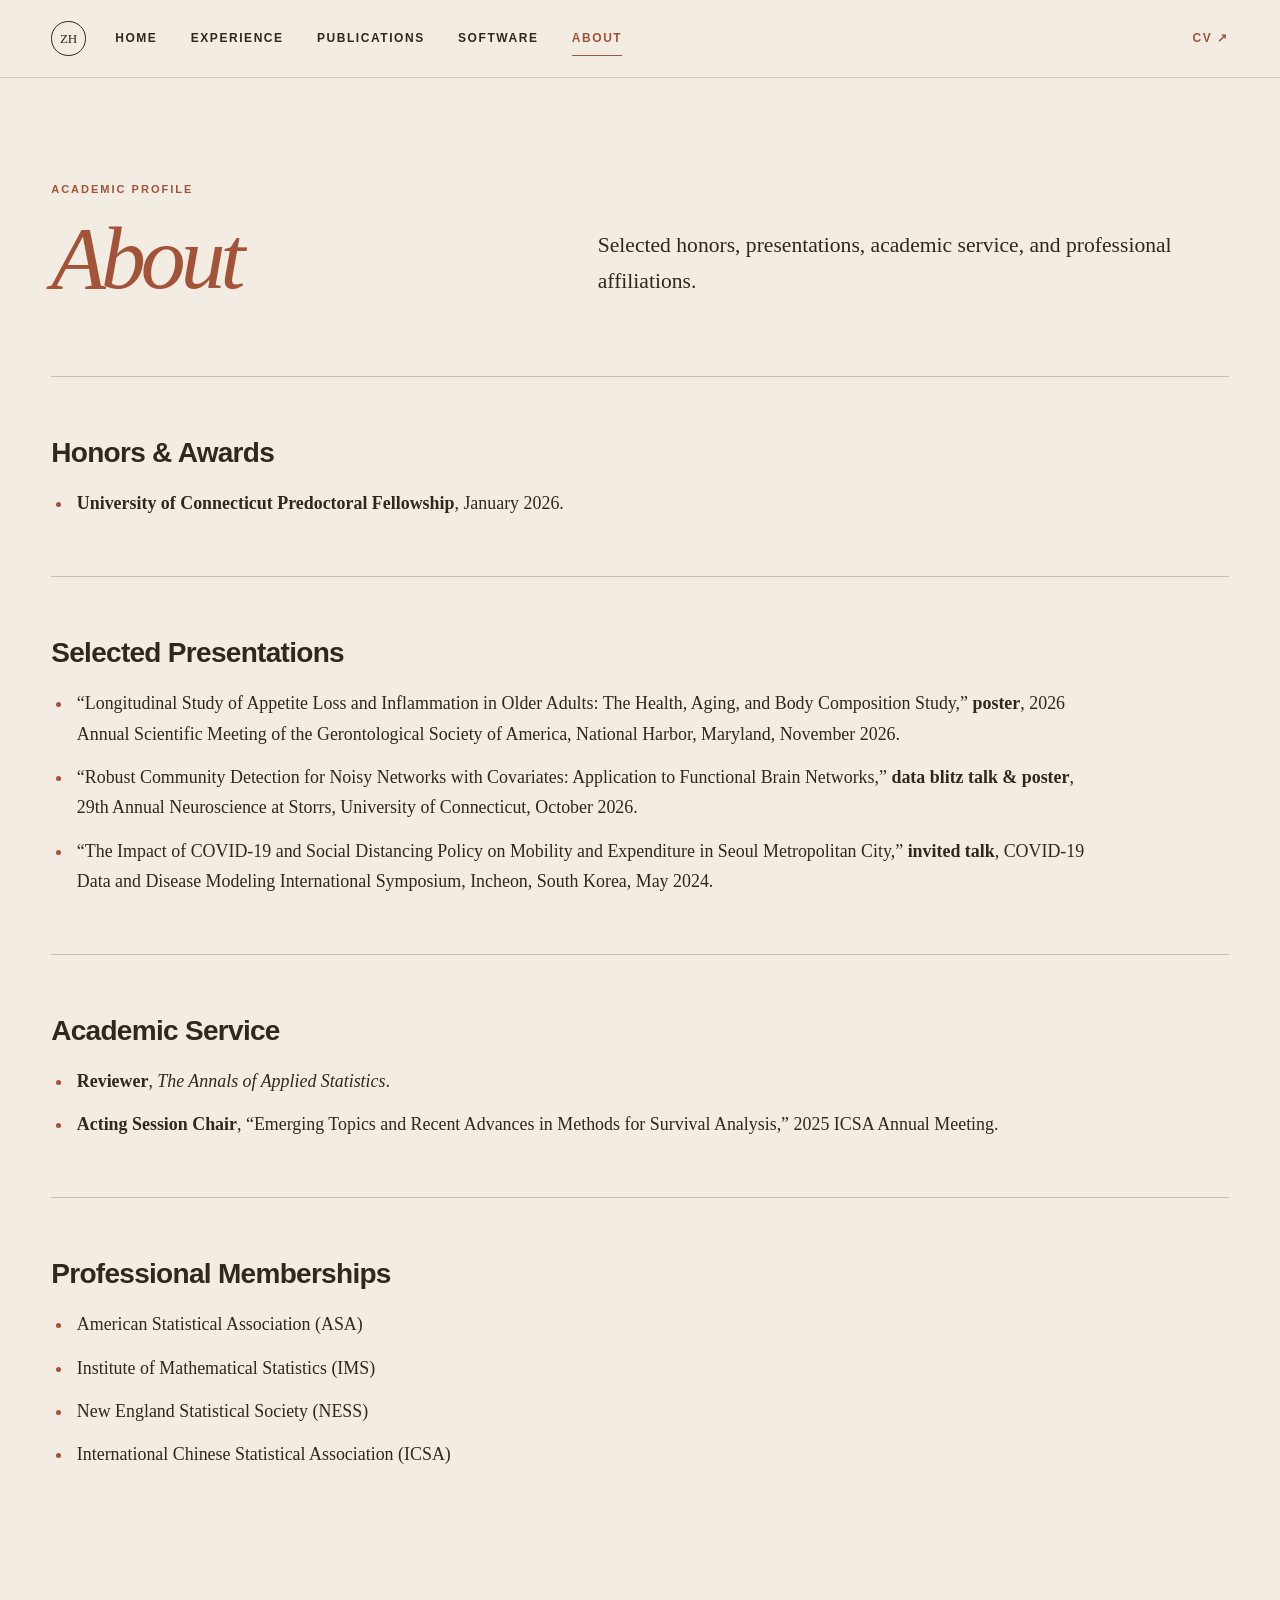
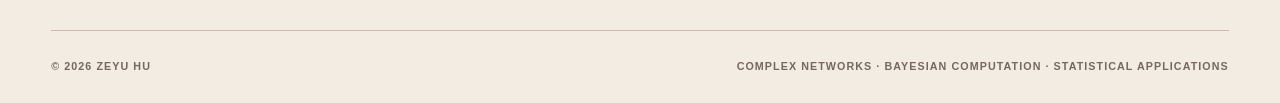
<file: about.html>
<!doctype html>
<html lang="en">
<head>
  <meta charset="utf-8">
  <meta name="viewport" content="width=device-width, initial-scale=1">
  <meta name="description" content="Honors, selected presentations, academic service, and professional memberships of Zeyu Hu.">
  <meta name="theme-color" content="#f2ece2">
  <meta property="og:title" content="About | Zeyu Hu">
  <meta property="og:description" content="Honors, selected presentations, academic service, and professional memberships of Zeyu Hu.">
  <meta property="og:type" content="website">
  <meta property="og:image" content="https://zyhu888.github.io/og.png">
  <link rel="icon" href="/favicon.svg" type="image/svg+xml">
  <link rel="stylesheet" href="/styles.css?v=20261014-publications-v3">
  <script src="/contact.js" defer></script>
  <title>About | Zeyu Hu</title>
</head>
<body>
  <main>

  <header class="site-header">
    <a class="wordmark" href="/" aria-label="Zeyu Hu, home">ZH</a>
    <nav class="primary-nav" aria-label="Primary navigation">
      <a href="/">Home</a>
      <a href="/experience.html">Experience</a>
      <a href="/publications.html">Publications</a>
      <a href="/software.html">Software</a>
      <a class="active" href="/about.html">About</a>
    </nav>
    <a class="cv-link" href="/Zeyu_Hu_Resume.pdf" target="_blank" rel="noreferrer">
      CV <span aria-hidden="true">↗</span>
    </a>
  </header>

  <div class="about-page page-shell">
    <header class="about-intro">
      <p class="section-kicker">Academic Profile</p>
      <h1>About</h1>
      <p>Selected honors, presentations, academic service, and professional affiliations.</p>
    </header>

    <div class="about-sections">
      <section class="about-section" aria-labelledby="honors-awards">
        <h2 id="honors-awards">Honors &amp; Awards</h2>
        <ul class="about-list">
          <li><strong>University of Connecticut Predoctoral Fellowship</strong>, January 2026.</li>
        </ul>
      </section>

      <section class="about-section" aria-labelledby="selected-presentations">
        <h2 id="selected-presentations">Selected Presentations</h2>
        <ul class="about-list">
          <li>“Longitudinal Study of Appetite Loss and Inflammation in Older Adults: The Health, Aging, and Body Composition Study,” <strong>poster</strong>, 2026 Annual Scientific Meeting of the Gerontological Society of America, National Harbor, Maryland, November 2026.</li>
          <li>“Robust Community Detection for Noisy Networks with Covariates: Application to Functional Brain Networks,” <strong>data blitz talk &amp; poster</strong>, 29th Annual Neuroscience at Storrs, University of Connecticut, October 2026.</li>
          <li>“The Impact of COVID-19 and Social Distancing Policy on Mobility and Expenditure in Seoul Metropolitan City,” <strong>invited talk</strong>, COVID-19 Data and Disease Modeling International Symposium, Incheon, South Korea, May 2024.</li>
        </ul>
      </section>

      <section class="about-section" aria-labelledby="academic-service">
        <h2 id="academic-service">Academic Service</h2>
        <ul class="about-list">
          <li><strong>Reviewer</strong>, <em>The Annals of Applied Statistics</em>.</li>
          <li><strong>Acting Session Chair</strong>, “Emerging Topics and Recent Advances in Methods for Survival Analysis,” 2025 ICSA Annual Meeting.</li>
        </ul>
      </section>

      <section class="about-section" aria-labelledby="professional-memberships">
        <h2 id="professional-memberships">Professional Memberships</h2>
        <ul class="about-list">
          <li>American Statistical Association (ASA)</li>
          <li>Institute of Mathematical Statistics (IMS)</li>
          <li>New England Statistical Society (NESS)</li>
          <li>International Chinese Statistical Association (ICSA)</li>
        </ul>
      </section>
    </div>
  </div>

  <footer class="site-footer page-shell">
    <p>© 2026 Zeyu Hu</p>
    <p>Complex networks · Bayesian computation · Statistical applications</p>
  </footer>
  </main>
</body>
</html>
</file>
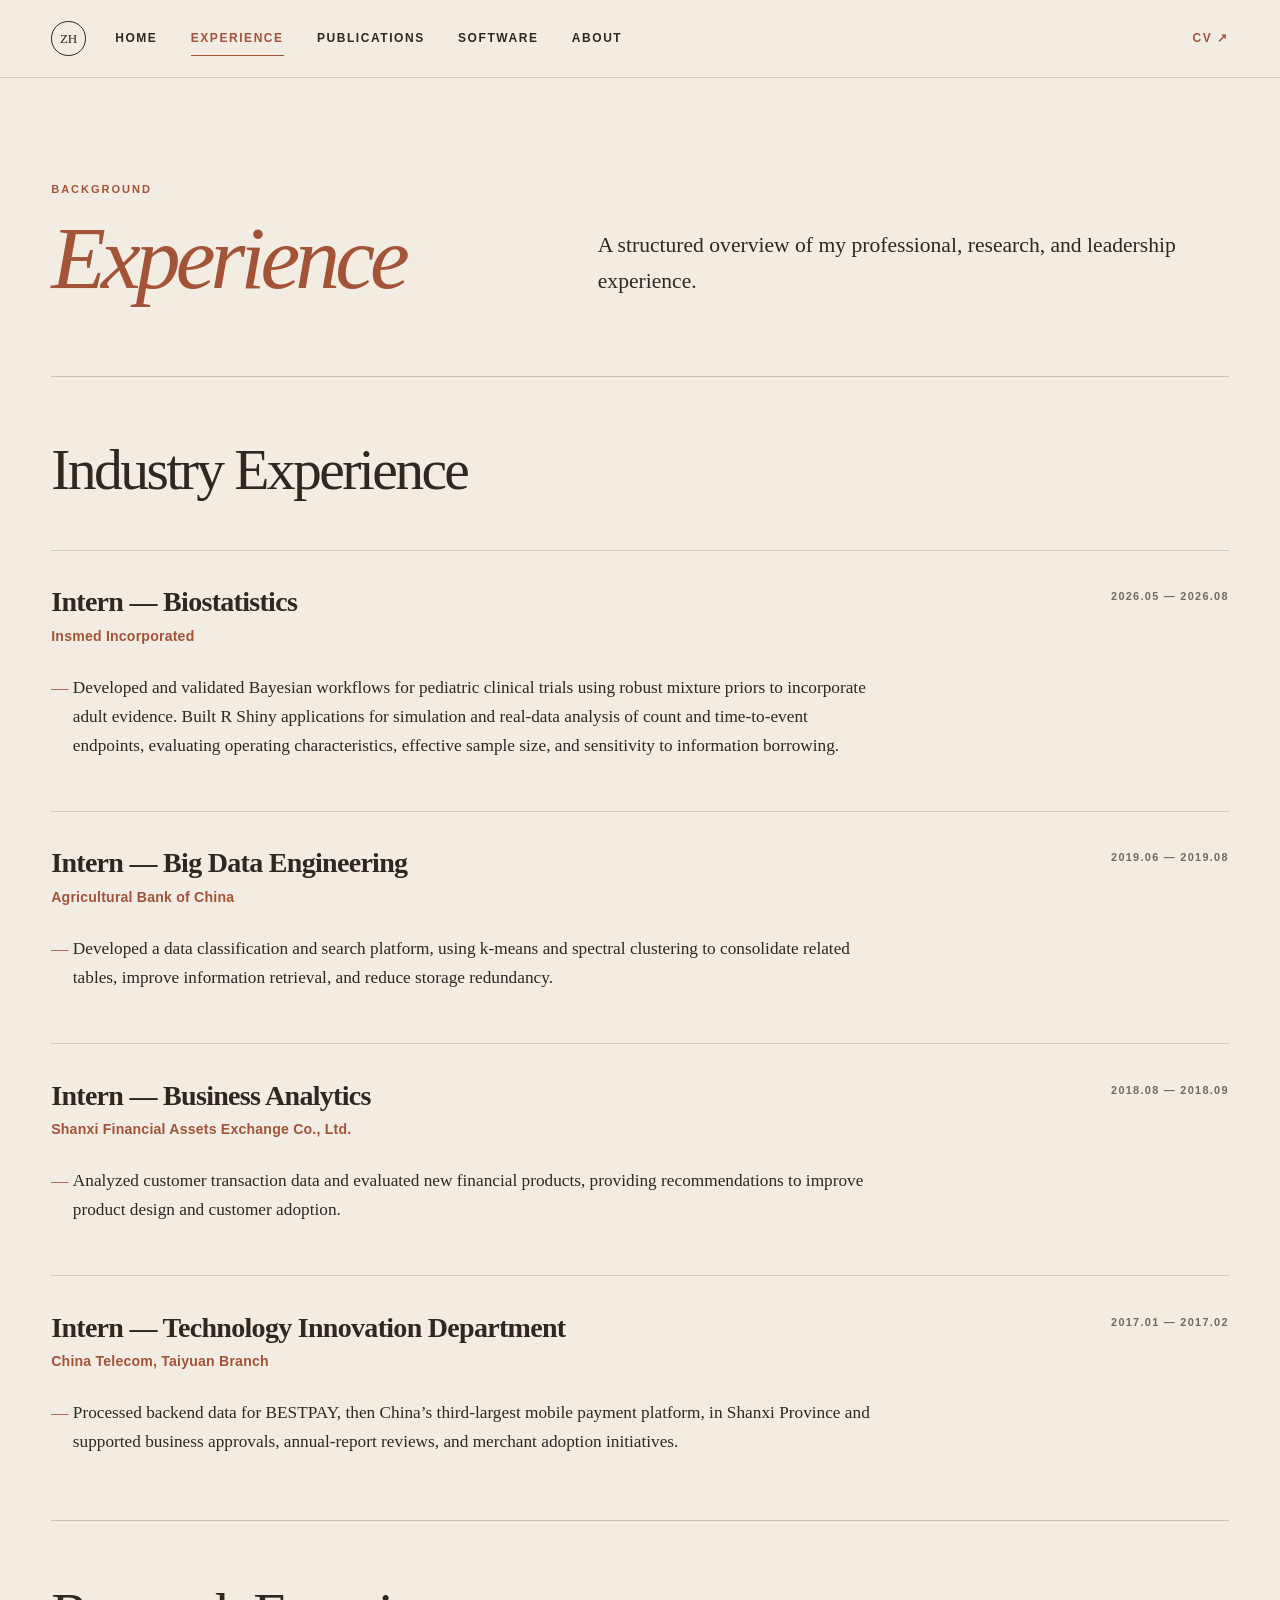
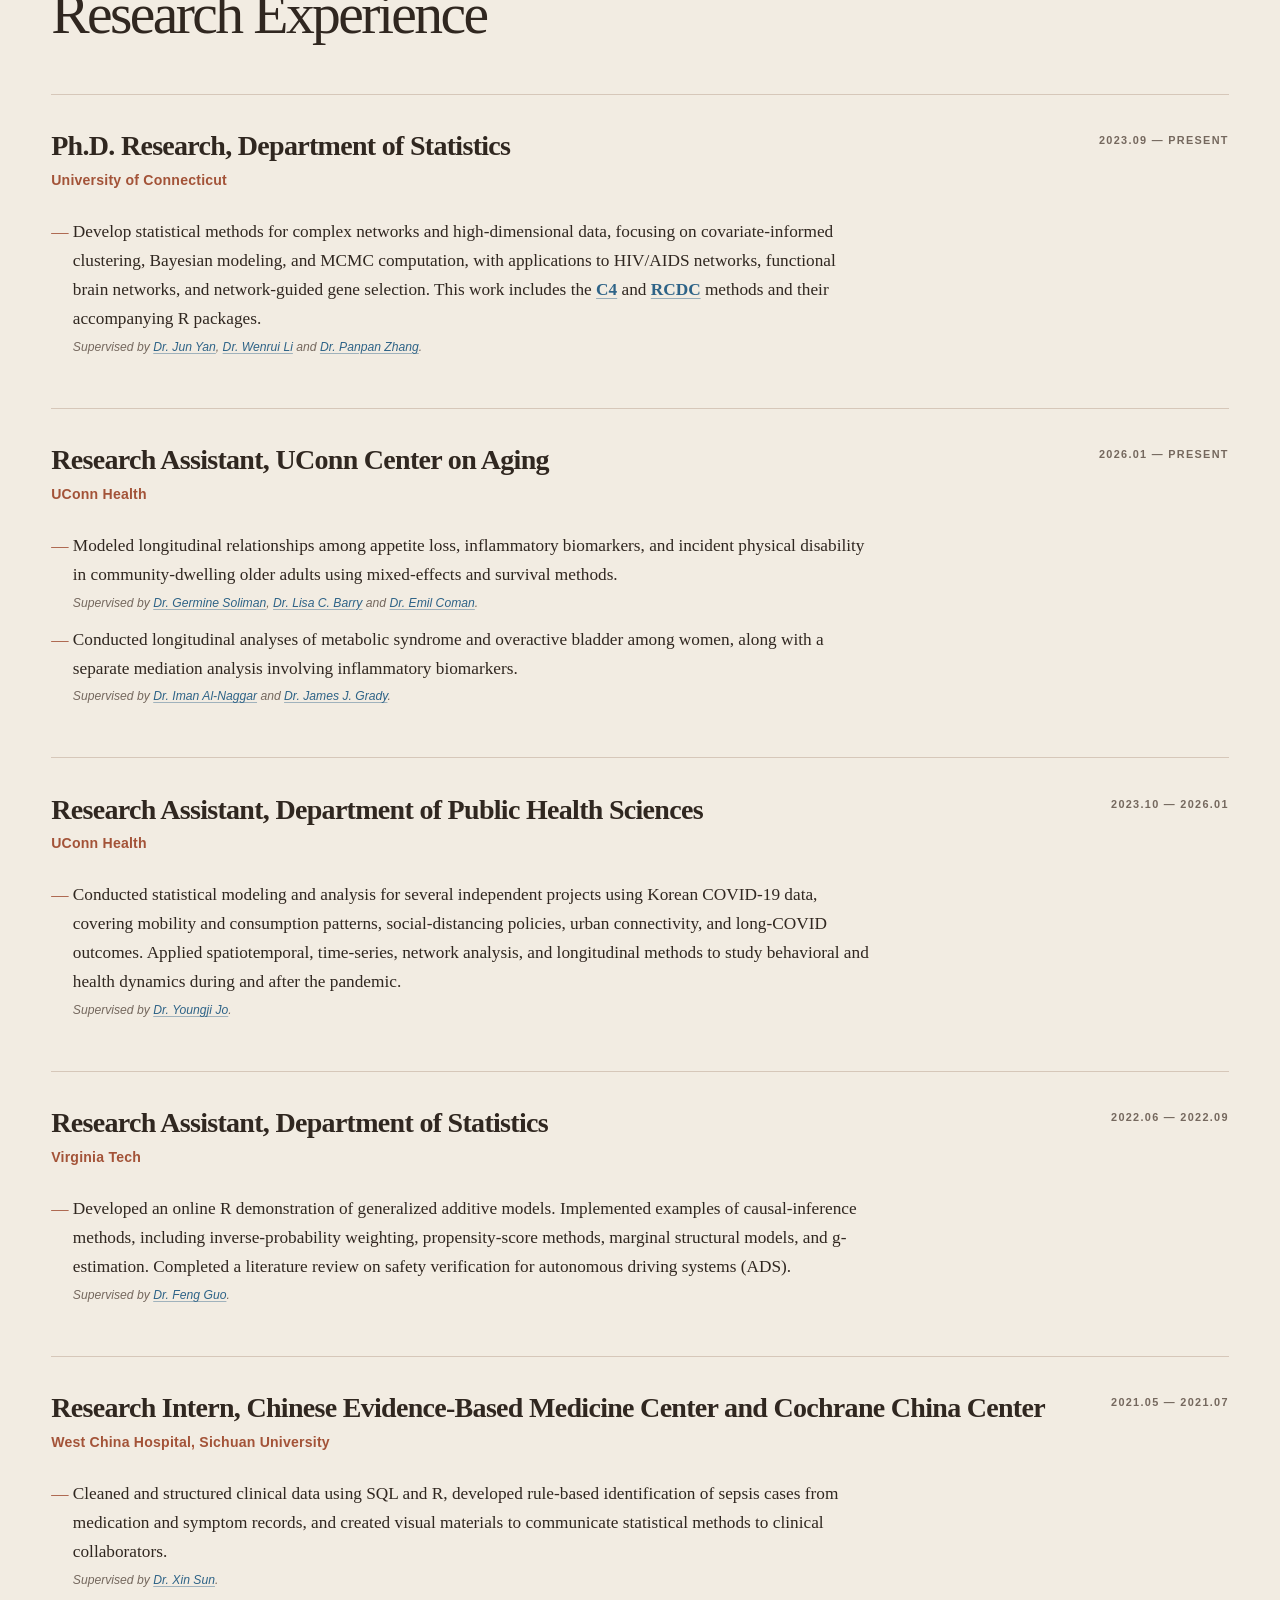
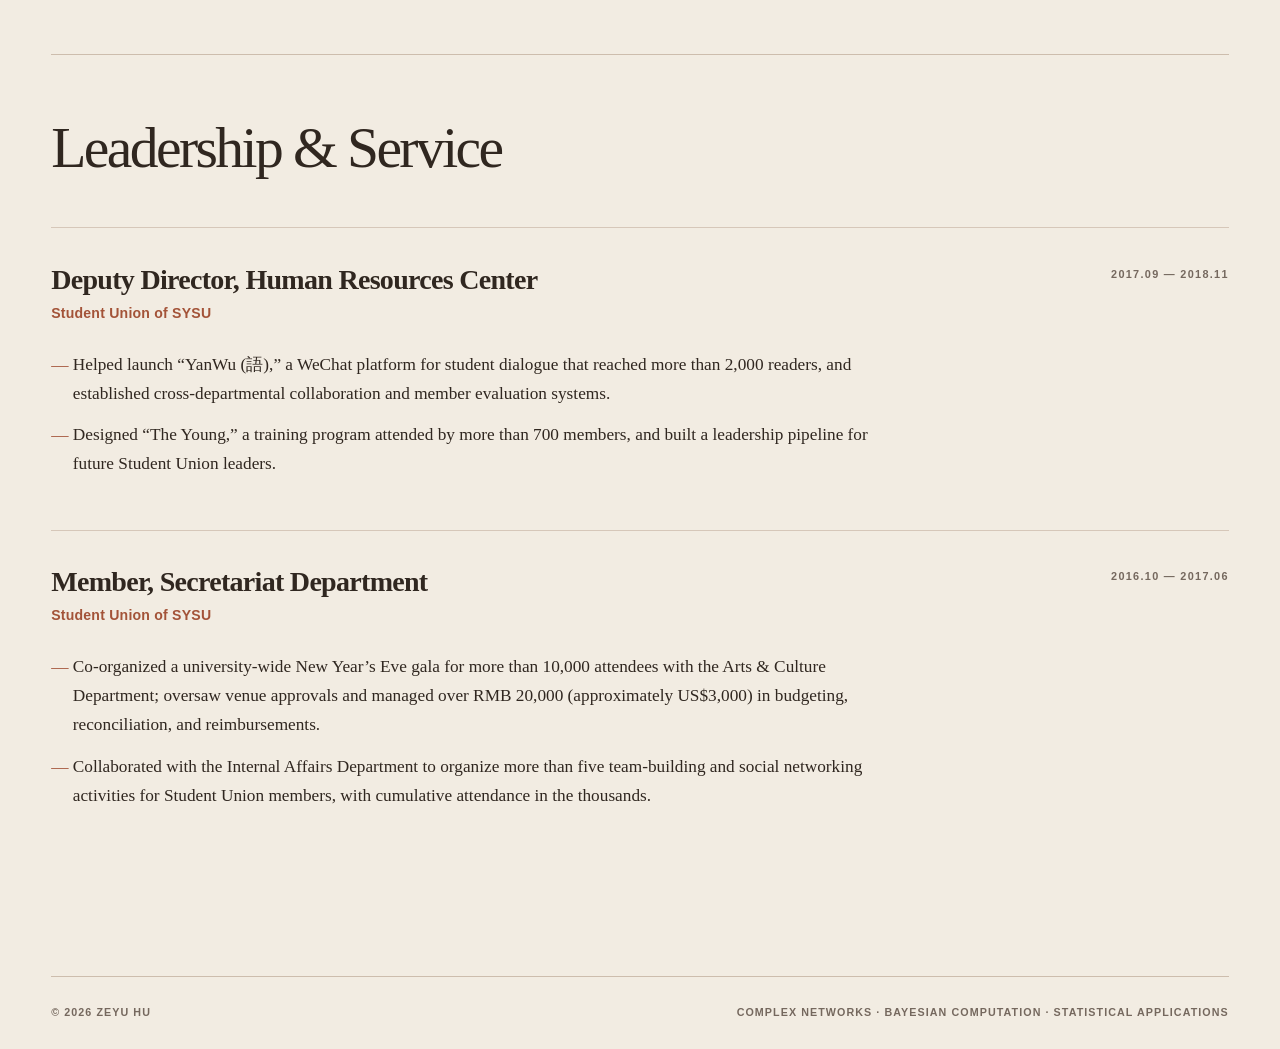
<file: experience.html>
<!doctype html>
<html lang="en">
<head>
  <meta charset="utf-8">
  <meta name="viewport" content="width=device-width, initial-scale=1">
  <meta name="description" content="Industry, research, leadership, and service experience of Zeyu Hu.">
  <meta name="theme-color" content="#f2ece2">
  <meta property="og:title" content="Experience | Zeyu Hu">
  <meta property="og:description" content="Industry, research, leadership, and service experience of Zeyu Hu.">
  <meta property="og:type" content="website">
  <meta property="og:image" content="https://zyhu888.github.io/og.png">
  <link rel="icon" href="/favicon.svg" type="image/svg+xml">
  <link rel="stylesheet" href="/styles.css?v=20261014-publications-v3">
  <script src="/contact.js" defer></script>
  <title>Experience | Zeyu Hu</title>
</head>
<body>
  <main>

  <header class="site-header">
    <a class="wordmark" href="/" aria-label="Zeyu Hu, home">ZH</a>
    <nav class="primary-nav" aria-label="Primary navigation">
      <a href="/">Home</a>
      <a class="active" href="/experience.html">Experience</a>
      <a href="/publications.html">Publications</a>
      <a href="/software.html">Software</a>
      <a href="/about.html">About</a>
    </nav>
    <a class="cv-link" href="/Zeyu_Hu_Resume.pdf" target="_blank" rel="noreferrer">
      CV <span aria-hidden="true">↗</span>
    </a>
  </header>

  <div class="experience-page page-shell">
    <header class="experience-intro">
      <p class="section-kicker">Background</p>
      <h1>Experience</h1>
      <p>A structured overview of my professional, research, and leadership experience.</p>
    </header>
    <div class="experience-sections">

            <section class="experience-panel" id="industry" aria-labelledby="industry-title">
              <div class="experience-panel-copy">
                <h2 id="industry-title">Industry Experience</h2>

  <article class="experience-entry">
    <div class="experience-entry-heading">
      <div><h3>Intern — Biostatistics</h3><p>Insmed Incorporated</p></div>
      <span>2026.05 — 2026.08</span>
    </div>
    <ul>
      <li><span>Developed and validated Bayesian workflows for pediatric clinical trials using robust mixture priors to incorporate adult evidence. Built R Shiny applications for simulation and real-data analysis of count and time-to-event endpoints, evaluating operating characteristics, effective sample size, and sensitivity to information borrowing.</span></li>
    </ul>
  </article>
  <article class="experience-entry">
    <div class="experience-entry-heading">
      <div><h3>Intern — Big Data Engineering</h3><p>Agricultural Bank of China</p></div>
      <span>2019.06 — 2019.08</span>
    </div>
    <ul>
      <li><span>Developed a data classification and search platform, using k-means and spectral clustering to consolidate related tables, improve information retrieval, and reduce storage redundancy.</span></li>
    </ul>
  </article>
  <article class="experience-entry">
    <div class="experience-entry-heading">
      <div><h3>Intern — Business Analytics</h3><p>Shanxi Financial Assets Exchange Co., Ltd.</p></div>
      <span>2018.08 — 2018.09</span>
    </div>
    <ul>
      <li><span>Analyzed customer transaction data and evaluated new financial products, providing recommendations to improve product design and customer adoption.</span></li>
    </ul>
  </article>
  <article class="experience-entry">
    <div class="experience-entry-heading">
      <div><h3>Intern — Technology Innovation Department</h3><p>China Telecom, Taiyuan Branch</p></div>
      <span>2017.01 — 2017.02</span>
    </div>
    <ul>
      <li><span>Processed backend data for BESTPAY, then China’s third-largest mobile payment platform, in Shanxi Province and supported business approvals, annual-report reviews, and merchant adoption initiatives.</span></li>
    </ul>
  </article>
              </div>
            </section>
            <section class="experience-panel" id="research" aria-labelledby="research-title">
              <div class="experience-panel-copy">
                <h2 id="research-title">Research Experience</h2>

  <article class="experience-entry">
    <div class="experience-entry-heading">
      <div><h3>Ph.D. Research, Department of Statistics</h3><p>University of Connecticut</p></div>
      <span>2023.09 — Present</span>
    </div>
    <ul>
      <li><span>Develop statistical methods for complex networks and high-dimensional data, focusing on covariate-informed clustering, Bayesian modeling, and MCMC computation, with applications to HIV/AIDS networks, functional brain networks, and network-guided gene selection. This work includes the <a class="experience-inline-link" href="https://github.com/zyhu888/c4" target="_blank" rel="noreferrer">C4</a> and <a class="experience-inline-link" href="https://github.com/zyhu888/RCDC" target="_blank" rel="noreferrer">RCDC</a> methods and their accompanying R packages.</span><span class="experience-supervisors">Supervised by <a href="https://statistics.uconn.edu/person/jun-yan/" target="_blank" rel="noreferrer">Dr. Jun Yan</a>, <a href="https://statistics.uconn.edu/person/wenrui-li/" target="_blank" rel="noreferrer">Dr. Wenrui Li</a> and <a href="https://www.vumc.org/biostatistics/person/panpan-zhang" target="_blank" rel="noreferrer">Dr. Panpan Zhang</a>.</span></li>
    </ul>
  </article>
  <article class="experience-entry">
    <div class="experience-entry-heading">
      <div><h3>Research Assistant, UConn Center on Aging</h3><p>UConn Health</p></div>
      <span>2026.01 — Present</span>
    </div>
    <ul>
      <li><span>Modeled longitudinal relationships among appetite loss, inflammatory biomarkers, and incident physical disability in community-dwelling older adults using mixed-effects and survival methods.</span><span class="experience-supervisors">Supervised by <a href="https://facultydirectory.uchc.edu/profile?profileId=Soliman-Germine" target="_blank" rel="noreferrer">Dr. Germine Soliman</a>, <a href="https://facultydirectory.uchc.edu/profile?profileId=Barry-Lisa" target="_blank" rel="noreferrer">Dr. Lisa C. Barry</a> and <a href="https://facultydirectory.uchc.edu/profile?profileId=Coman-Emil" target="_blank" rel="noreferrer">Dr. Emil Coman</a>.</span></li><li><span>Conducted longitudinal analyses of metabolic syndrome and overactive bladder among women, along with a separate mediation analysis involving inflammatory biomarkers.</span><span class="experience-supervisors">Supervised by <a href="https://facultydirectory.uchc.edu/profile?profileId=Al-Naggar-Iman" target="_blank" rel="noreferrer">Dr. Iman Al-Naggar</a> and <a href="https://facultydirectory.uchc.edu/profile?profileId=Grady-James" target="_blank" rel="noreferrer">Dr. James J. Grady</a>.</span></li>
    </ul>
  </article>
  <article class="experience-entry">
    <div class="experience-entry-heading">
      <div><h3>Research Assistant, Department of Public Health Sciences</h3><p>UConn Health</p></div>
      <span>2023.10 — 2026.01</span>
    </div>
    <ul>
      <li><span>Conducted statistical modeling and analysis for several independent projects using Korean COVID-19 data, covering mobility and consumption patterns, social-distancing policies, urban connectivity, and long-COVID outcomes. Applied spatiotemporal, time-series, network analysis, and longitudinal methods to study behavioral and health dynamics during and after the pandemic.</span><span class="experience-supervisors">Supervised by <a href="https://health.uconn.edu/public-health-sciences/person/youngji-jo/" target="_blank" rel="noreferrer">Dr. Youngji Jo</a>.</span></li>
    </ul>
  </article>
  <article class="experience-entry">
    <div class="experience-entry-heading">
      <div><h3>Research Assistant, Department of Statistics</h3><p>Virginia Tech</p></div>
      <span>2022.06 — 2022.09</span>
    </div>
    <ul>
      <li><span>Developed an online R demonstration of generalized additive models. Implemented examples of causal-inference methods, including inverse-probability weighting, propensity-score methods, marginal structural models, and g-estimation. Completed a literature review on safety verification for autonomous driving systems (ADS).</span><span class="experience-supervisors">Supervised by <a href="https://www.stat.vt.edu/people/stat-faculty/guo-feng.html" target="_blank" rel="noreferrer">Dr. Feng Guo</a>.</span></li>
    </ul>
  </article>
  <article class="experience-entry">
    <div class="experience-entry-heading">
      <div><h3>Research Intern, Chinese Evidence-Based Medicine Center and Cochrane China Center</h3><p>West China Hospital, Sichuan University</p></div>
      <span>2021.05 — 2021.07</span>
    </div>
    <ul>
      <li><span>Cleaned and structured clinical data using SQL and R, developed rule-based identification of sepsis cases from medication and symptom records, and created visual materials to communicate statistical methods to clinical collaborators.</span><span class="experience-supervisors">Supervised by <a href="https://yjs.cd120.com/contents/546/2520.html" target="_blank" rel="noreferrer">Dr. Xin Sun</a>.</span></li>
    </ul>
  </article>
              </div>
            </section>
            <section class="experience-panel" id="leadership" aria-labelledby="leadership-title">
              <div class="experience-panel-copy">
                <h2 id="leadership-title">Leadership & Service</h2>

  <article class="experience-entry">
    <div class="experience-entry-heading">
      <div><h3>Deputy Director, Human Resources Center</h3><p>Student Union of SYSU</p></div>
      <span>2017.09 — 2018.11</span>
    </div>
    <ul>
      <li><span>Helped launch “YanWu (語),” a WeChat platform for student dialogue that reached more than 2,000 readers, and established cross-departmental collaboration and member evaluation systems.</span></li><li><span>Designed “The Young,” a training program attended by more than 700 members, and built a leadership pipeline for future Student Union leaders.</span></li>
    </ul>
  </article>
  <article class="experience-entry">
    <div class="experience-entry-heading">
      <div><h3>Member, Secretariat Department</h3><p>Student Union of SYSU</p></div>
      <span>2016.10 — 2017.06</span>
    </div>
    <ul>
      <li><span>Co-organized a university-wide New Year’s Eve gala for more than 10,000 attendees with the Arts & Culture Department; oversaw venue approvals and managed over RMB 20,000 (approximately US$3,000) in budgeting, reconciliation, and reimbursements.</span></li><li><span>Collaborated with the Internal Affairs Department to organize more than five team-building and social networking activities for Student Union members, with cumulative attendance in the thousands.</span></li>
    </ul>
  </article>
              </div>
            </section>
    </div>
  </div>

  <footer class="site-footer page-shell">
    <p>© 2026 Zeyu Hu</p>
    <p>Complex networks · Bayesian computation · Statistical applications</p>
  </footer>
  </main>
</body>
</html>
</file>
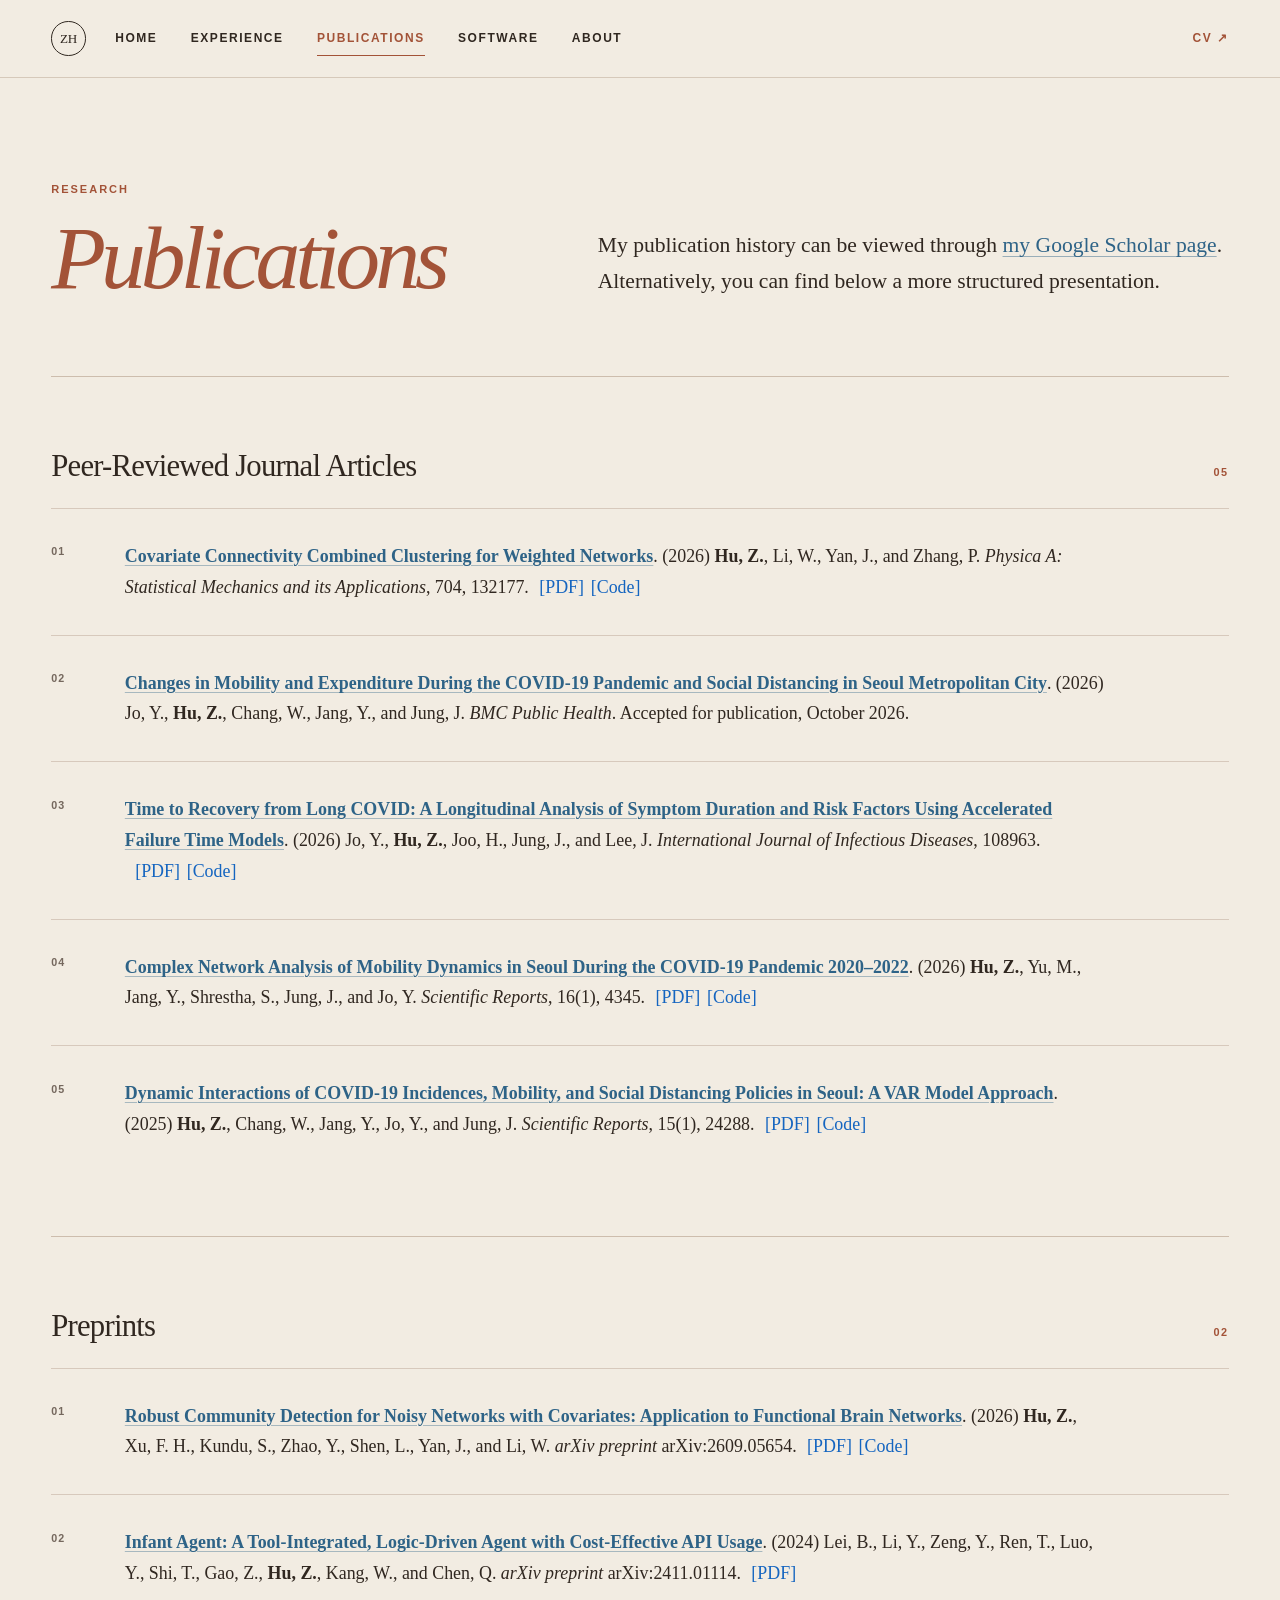
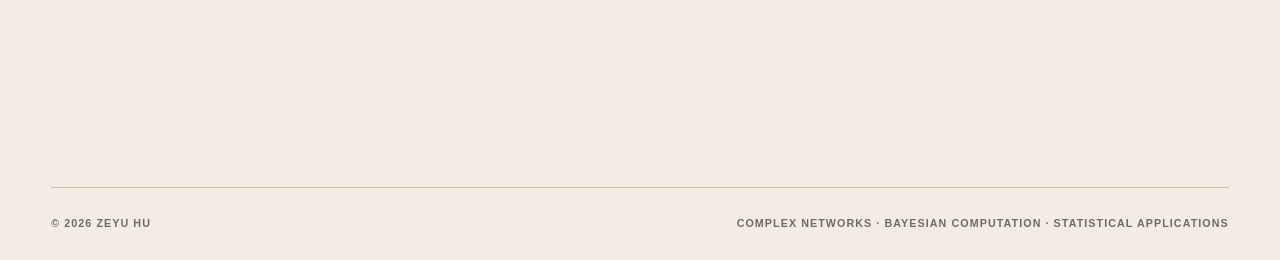
<file: publications.html>
<!doctype html>
<html lang="en">
<head>
  <meta charset="utf-8">
  <meta name="viewport" content="width=device-width, initial-scale=1">
  <meta name="description" content="Preprints and peer-reviewed journal articles authored by Zeyu Hu.">
  <meta name="theme-color" content="#f2ece2">
  <meta property="og:title" content="Publications | Zeyu Hu">
  <meta property="og:description" content="Preprints and peer-reviewed journal articles authored by Zeyu Hu.">
  <meta property="og:type" content="website">
  <meta property="og:image" content="https://zyhu888.github.io/og.png">
  <link rel="icon" href="/favicon.svg" type="image/svg+xml">
  <link rel="stylesheet" href="/styles.css?v=20261014-publications-v3">
  <script src="/contact.js" defer></script>
  <title>Publications | Zeyu Hu</title>
</head>
<body>
  <main>

  <header class="site-header">
    <a class="wordmark" href="/" aria-label="Zeyu Hu, home">ZH</a>
    <nav class="primary-nav" aria-label="Primary navigation">
      <a href="/">Home</a>
      <a href="/experience.html">Experience</a>
      <a class="active" href="/publications.html">Publications</a>
      <a href="/software.html">Software</a>
      <a href="/about.html">About</a>
    </nav>
    <a class="cv-link" href="/Zeyu_Hu_Resume.pdf" target="_blank" rel="noreferrer">
      CV <span aria-hidden="true">↗</span>
    </a>
  </header>

  <div class="publications-page page-shell">
    <header class="publications-intro">
      <p class="section-kicker">Research</p>
      <h1>Publications</h1>
      <p>My publication history can be viewed through <a href="https://scholar.google.com/citations?user=q6PjB3gAAAAJ&hl=en" target="_blank" rel="noreferrer">my Google Scholar page</a>. Alternatively, you can find below a more structured presentation.</p>
    </header>

    <section class="publication-section" aria-labelledby="journal-articles">
      <div class="publication-section-heading"><h2 id="journal-articles">Peer-Reviewed Journal Articles</h2><span>05</span></div>
      <ol class="publication-list">
        <li><p><a class="publication-title" href="https://www.sciencedirect.com/science/article/pii/S0378437126009234" target="_blank" rel="noreferrer">Covariate Connectivity Combined Clustering for Weighted Networks</a>. (2026) <strong>Hu, Z.</strong>, Li, W., Yan, J., and Zhang, P. <em>Physica A: Statistical Mechanics and its Applications</em>, 704, 132177.<span class="publication-resources"><span>[<a href="/papers/hu2026covariate.pdf" target="_blank" rel="noreferrer">PDF</a>]</span><span>[<a href="https://github.com/zyhu888/c4" target="_blank" rel="noreferrer">Code</a>]</span></span></p></li>
        <li><p><span class="publication-title">Changes in Mobility and Expenditure During the COVID-19 Pandemic and Social Distancing in Seoul Metropolitan City</span>. (2026) Jo, Y., <strong>Hu, Z.</strong>, Chang, W., Jang, Y., and Jung, J. <em>BMC Public Health</em>. Accepted for publication, October 2026.</p></li>
        <li><p><a class="publication-title" href="https://doi.org/10.1016/j.ijid.2026.108963" target="_blank" rel="noreferrer">Time to Recovery from Long COVID: A Longitudinal Analysis of Symptom Duration and Risk Factors Using Accelerated Failure Time Models</a>. (2026) Jo, Y., <strong>Hu, Z.</strong>, Joo, H., Jung, J., and Lee, J. <em>International Journal of Infectious Diseases</em>, 108963.<span class="publication-resources"><span>[<a href="/papers/jo2026time.pdf" target="_blank" rel="noreferrer">PDF</a>]</span><span>[<a href="https://github.com/UConn-Health-Disease-Modeling/longcovid-aft" target="_blank" rel="noreferrer">Code</a>]</span></span></p></li>
        <li><p><a class="publication-title" href="https://doi.org/10.1038/s41598-025-33655-7" target="_blank" rel="noreferrer">Complex Network Analysis of Mobility Dynamics in Seoul During the COVID-19 Pandemic 2020–2022</a>. (2026) <strong>Hu, Z.</strong>, Yu, M., Jang, Y., Shrestha, S., Jung, J., and Jo, Y. <em>Scientific Reports</em>, 16(1), 4345.<span class="publication-resources"><span>[<a href="/papers/hu2026complex.pdf" target="_blank" rel="noreferrer">PDF</a>]</span><span>[<a href="https://github.com/UConn-Health-Disease-Modeling/SeoulMobilityNetwork" target="_blank" rel="noreferrer">Code</a>]</span></span></p></li>
        <li><p><a class="publication-title" href="https://doi.org/10.1038/s41598-025-05583-z" target="_blank" rel="noreferrer">Dynamic Interactions of COVID-19 Incidences, Mobility, and Social Distancing Policies in Seoul: A VAR Model Approach</a>. (2025) <strong>Hu, Z.</strong>, Chang, W., Jang, Y., Jo, Y., and Jung, J. <em>Scientific Reports</em>, 15(1), 24288.<span class="publication-resources"><span>[<a href="/papers/hu2025dynamic.pdf" target="_blank" rel="noreferrer">PDF</a>]</span><span>[<a href="https://github.com/UConn-Health-Disease-Modeling/SeoulCovidVarx" target="_blank" rel="noreferrer">Code</a>]</span></span></p></li>
      </ol>
    </section>

    <section class="publication-section" aria-labelledby="preprints">
      <div class="publication-section-heading"><h2 id="preprints">Preprints</h2><span>02</span></div>
      <ol class="publication-list">
        <li><p><a class="publication-title" href="https://arxiv.org/abs/2609.05654" target="_blank" rel="noreferrer">Robust Community Detection for Noisy Networks with Covariates: Application to Functional Brain Networks</a>. (2026) <strong>Hu, Z.</strong>, Xu, F. H., Kundu, S., Zhao, Y., Shen, L., Yan, J., and Li, W. <em>arXiv preprint</em> arXiv:2609.05654.<span class="publication-resources"><span>[<a href="/papers/hu2026robust.pdf" target="_blank" rel="noreferrer">PDF</a>]</span><span>[<a href="https://github.com/zyhu888/rcdc" target="_blank" rel="noreferrer">Code</a>]</span></span></p></li>
        <li><p><a class="publication-title" href="https://arxiv.org/abs/2411.01114" target="_blank" rel="noreferrer">Infant Agent: A Tool-Integrated, Logic-Driven Agent with Cost-Effective API Usage</a>. (2024) Lei, B., Li, Y., Zeng, Y., Ren, T., Luo, Y., Shi, T., Gao, Z., <strong>Hu, Z.</strong>, Kang, W., and Chen, Q. <em>arXiv preprint</em> arXiv:2411.01114.<span class="publication-resources"><span>[<a href="/papers/lei2024infant.pdf" target="_blank" rel="noreferrer">PDF</a>]</span></span></p></li>
      </ol>
    </section>
  </div>

  <footer class="site-footer page-shell">
    <p>© 2026 Zeyu Hu</p>
    <p>Complex networks · Bayesian computation · Statistical applications</p>
  </footer>
  </main>
</body>
</html>
</file>
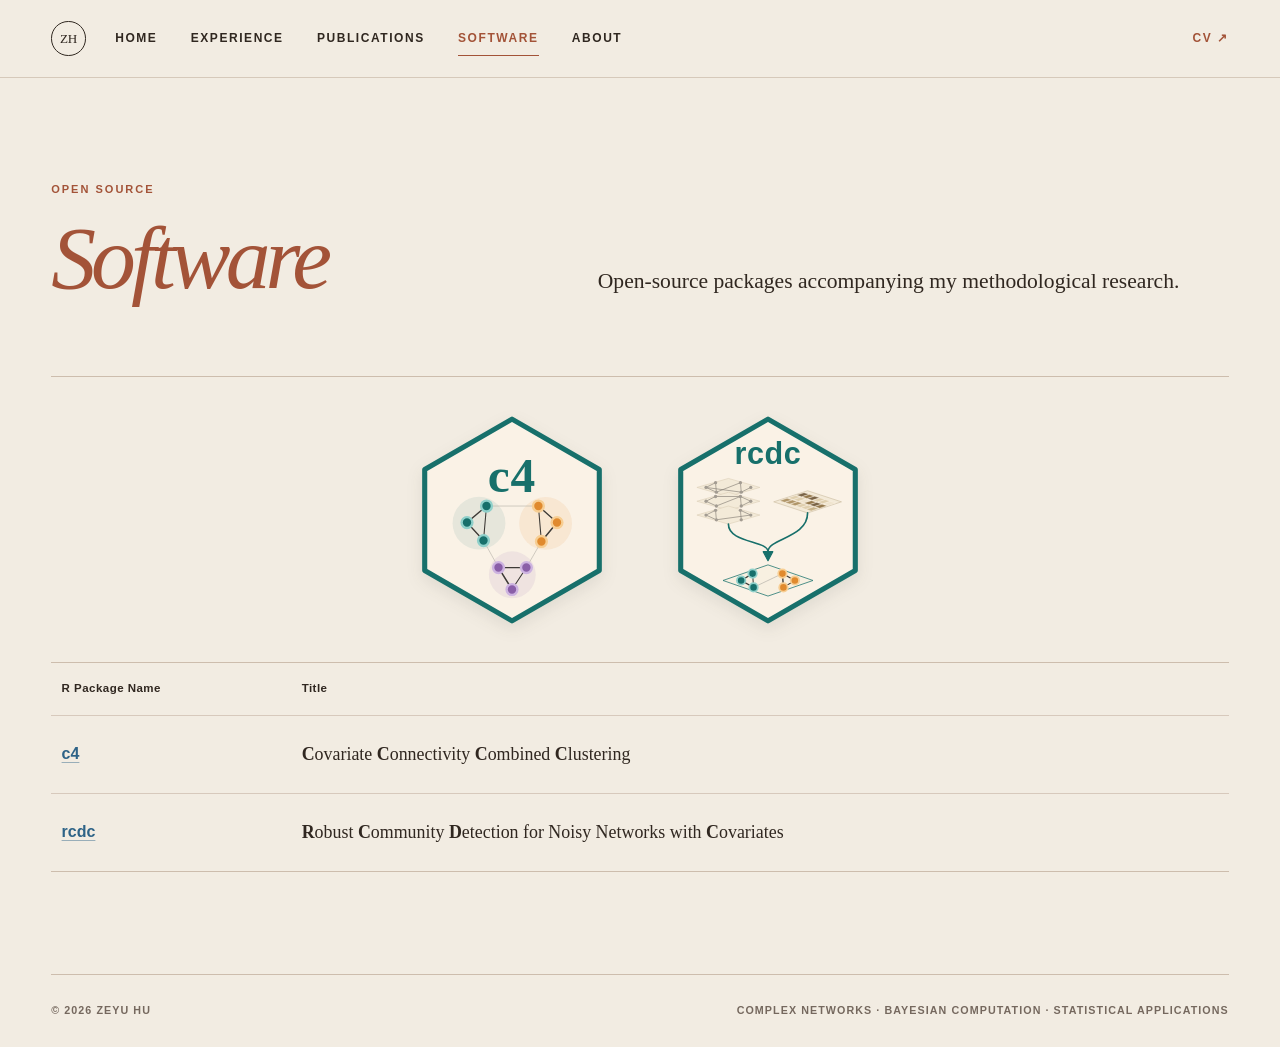
<file: software.html>
<!doctype html>
<html lang="en">
<head>
  <meta charset="utf-8">
  <meta name="viewport" content="width=device-width, initial-scale=1">
  <meta name="description" content="Open-source statistical software developed by Zeyu Hu.">
  <meta name="theme-color" content="#f2ece2">
  <meta property="og:title" content="Software | Zeyu Hu">
  <meta property="og:description" content="Open-source statistical software developed by Zeyu Hu.">
  <meta property="og:type" content="website">
  <meta property="og:image" content="https://zyhu888.github.io/og.png">
  <link rel="icon" href="/favicon.svg" type="image/svg+xml">
  <link rel="stylesheet" href="/styles.css?v=20261014-publications-v3">
  <script src="/contact.js" defer></script>
  <title>Software | Zeyu Hu</title>
</head>
<body>
  <main>

  <header class="site-header">
    <a class="wordmark" href="/" aria-label="Zeyu Hu, home">ZH</a>
    <nav class="primary-nav" aria-label="Primary navigation">
      <a href="/">Home</a>
      <a href="/experience.html">Experience</a>
      <a href="/publications.html">Publications</a>
      <a class="active" href="/software.html">Software</a>
      <a href="/about.html">About</a>
    </nav>
    <a class="cv-link" href="/Zeyu_Hu_Resume.pdf" target="_blank" rel="noreferrer">
      CV <span aria-hidden="true">↗</span>
    </a>
  </header>

  <div class="software-page page-shell">
    <header class="software-intro">
      <p class="section-kicker">Open Source</p>
      <h1>Software</h1>
      <p>Open-source packages accompanying my methodological research.</p>
    </header>

    <section class="software-showcase" aria-label="Featured software">
      <a class="package-hexagon" href="https://github.com/zyhu888/c4" target="_blank" rel="noreferrer" aria-label="View the c4 R package on GitHub">
        <img src="/c4-hex-sticker.svg?v=20260812-user" alt="c4: Covariate Connectivity Combined Clustering" width="600" height="693">
      </a>
      <a class="package-hexagon" href="https://github.com/zyhu888/rcdc" target="_blank" rel="noreferrer" aria-label="View the rcdc R package on GitHub">
        <img src="/rcdc-hex-sticker.svg?v=20260831-user" alt="rcdc: Robust Community Detection for Noisy Networks with Covariates" width="600" height="693">
      </a>
    </section>

    <section class="software-catalog" aria-label="R package catalog">
      <div class="software-row software-row-heading" aria-hidden="true">
        <span>R Package Name</span>
        <span>Title</span>
      </div>
      <article class="software-row">
        <h2><a href="https://github.com/zyhu888/c4" target="_blank" rel="noreferrer">c4</a></h2>
        <p><strong>C</strong>ovariate <strong>C</strong>onnectivity <strong>C</strong>ombined <strong>C</strong>lustering</p>
      </article>
      <article class="software-row">
        <h2><a href="https://github.com/zyhu888/rcdc" target="_blank" rel="noreferrer">rcdc</a></h2>
        <p><strong>R</strong>obust <strong>C</strong>ommunity <strong>D</strong>etection for Noisy Networks with <strong>C</strong>ovariates</p>
      </article>
    </section>
  </div>

  <footer class="site-footer page-shell">
    <p>© 2026 Zeyu Hu</p>
    <p>Complex networks · Bayesian computation · Statistical applications</p>
  </footer>
  </main>
</body>
</html>
</file>
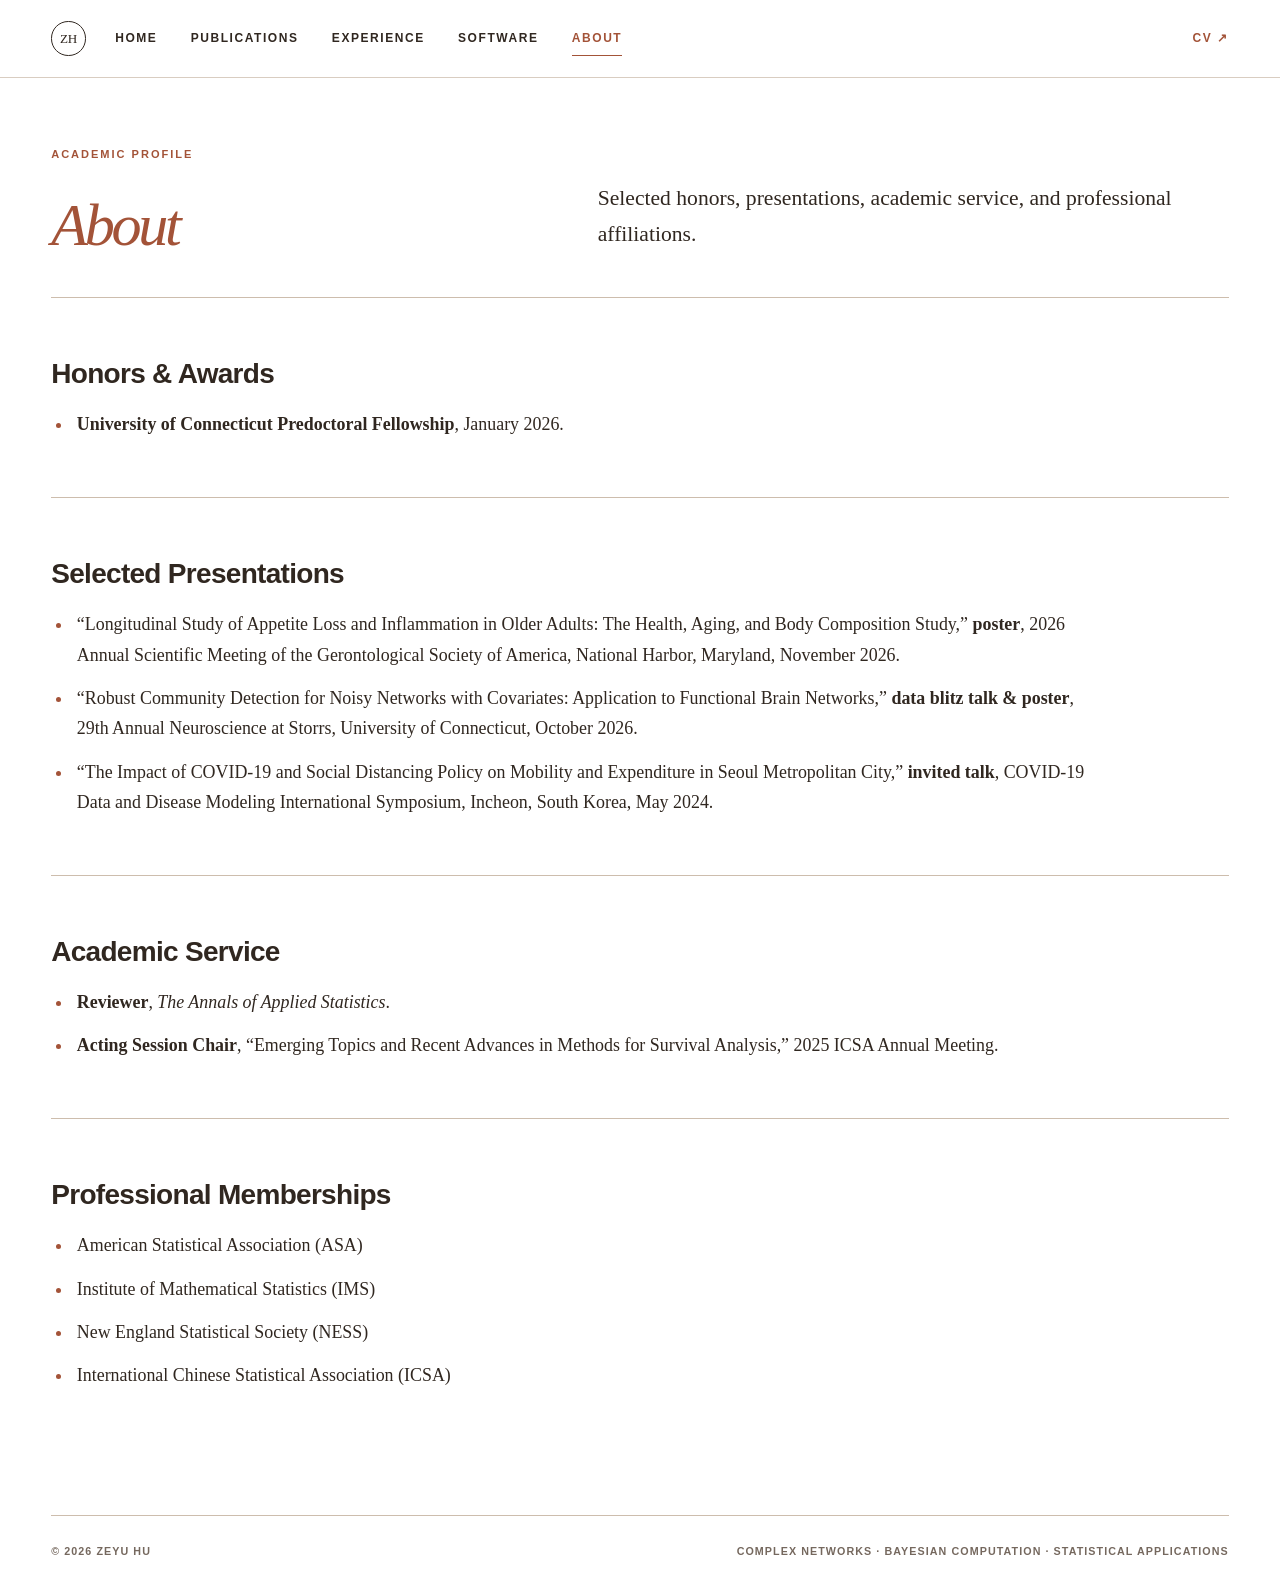
<file: pages/about.html>
<!doctype html>
<html lang="en">
<head>
  <meta charset="utf-8">
  <meta name="viewport" content="width=device-width, initial-scale=1">
  <meta name="description" content="Honors, selected presentations, academic service, and professional memberships of Zeyu Hu.">
  <meta name="theme-color" content="#ffffff">
  <meta property="og:title" content="About | Zeyu Hu">
  <meta property="og:description" content="Honors, selected presentations, academic service, and professional memberships of Zeyu Hu.">
  <meta property="og:type" content="website">
  <meta property="og:image" content="https://zyhu888.github.io/assets/images/og.png">
  <link rel="icon" href="/assets/icons/favicon.svg" type="image/svg+xml">
  <link rel="stylesheet" href="/assets/css/styles.css?v=20261125-home-sections">
  <script src="/assets/js/contact.js" defer></script>
  <title>About | Zeyu Hu</title>
</head>
<body>
  <main>

  <header class="site-header">
    <a class="wordmark" href="/" aria-label="Zeyu Hu, home">ZH</a>
    <nav class="primary-nav" aria-label="Primary navigation">
      <a href="/">Home</a>
      <a href="/publications.html">Publications</a>
      <a href="/experience.html">Experience</a>
      <a href="/software.html">Software</a>
      <a class="active" href="/about.html">About</a>
    </nav>
    <a class="cv-link" href="/Zeyu_Hu_Resume.pdf" target="_blank" rel="noreferrer">
      CV <span aria-hidden="true">↗</span>
    </a>
  </header>

  <section class="about-page page-shell" id="about" aria-labelledby="about-title">
    <header class="about-intro">
      <p class="section-kicker">Academic Profile</p>
      <h1 id="about-title">About</h1>
      <p>Selected honors, presentations, academic service, and professional affiliations.</p>
    </header>

    <div class="about-sections">
      <section class="about-section" aria-labelledby="honors-awards">
        <h2 id="honors-awards">Honors &amp; Awards</h2>
        <ul class="about-list">
          <li><strong>University of Connecticut Predoctoral Fellowship</strong>, January 2026.</li>
        </ul>
      </section>

      <section class="about-section" aria-labelledby="selected-presentations">
        <h2 id="selected-presentations">Selected Presentations</h2>
        <ul class="about-list">
          <li>“Longitudinal Study of Appetite Loss and Inflammation in Older Adults: The Health, Aging, and Body Composition Study,” <strong>poster</strong>, 2026 Annual Scientific Meeting of the Gerontological Society of America, National Harbor, Maryland, November 2026.</li>
          <li>“Robust Community Detection for Noisy Networks with Covariates: Application to Functional Brain Networks,” <strong>data blitz talk &amp; poster</strong>, 29th Annual Neuroscience at Storrs, University of Connecticut, October 2026.</li>
          <li>“The Impact of COVID-19 and Social Distancing Policy on Mobility and Expenditure in Seoul Metropolitan City,” <strong>invited talk</strong>, COVID-19 Data and Disease Modeling International Symposium, Incheon, South Korea, May 2024.</li>
        </ul>
      </section>

      <section class="about-section" aria-labelledby="academic-service">
        <h2 id="academic-service">Academic Service</h2>
        <ul class="about-list">
          <li><strong>Reviewer</strong>, <em>The Annals of Applied Statistics</em>.</li>
          <li><strong>Acting Session Chair</strong>, “Emerging Topics and Recent Advances in Methods for Survival Analysis,” 2025 ICSA Annual Meeting.</li>
        </ul>
      </section>

      <section class="about-section" aria-labelledby="professional-memberships">
        <h2 id="professional-memberships">Professional Memberships</h2>
        <ul class="about-list">
          <li>American Statistical Association (ASA)</li>
          <li>Institute of Mathematical Statistics (IMS)</li>
          <li>New England Statistical Society (NESS)</li>
          <li>International Chinese Statistical Association (ICSA)</li>
        </ul>
      </section>
    </div>
  </section>

  <footer class="site-footer page-shell">
    <p>© 2026 Zeyu Hu</p>
    <p>Complex networks · Bayesian computation · Statistical applications</p>
  </footer>
  </main>
</body>
</html>
</file>
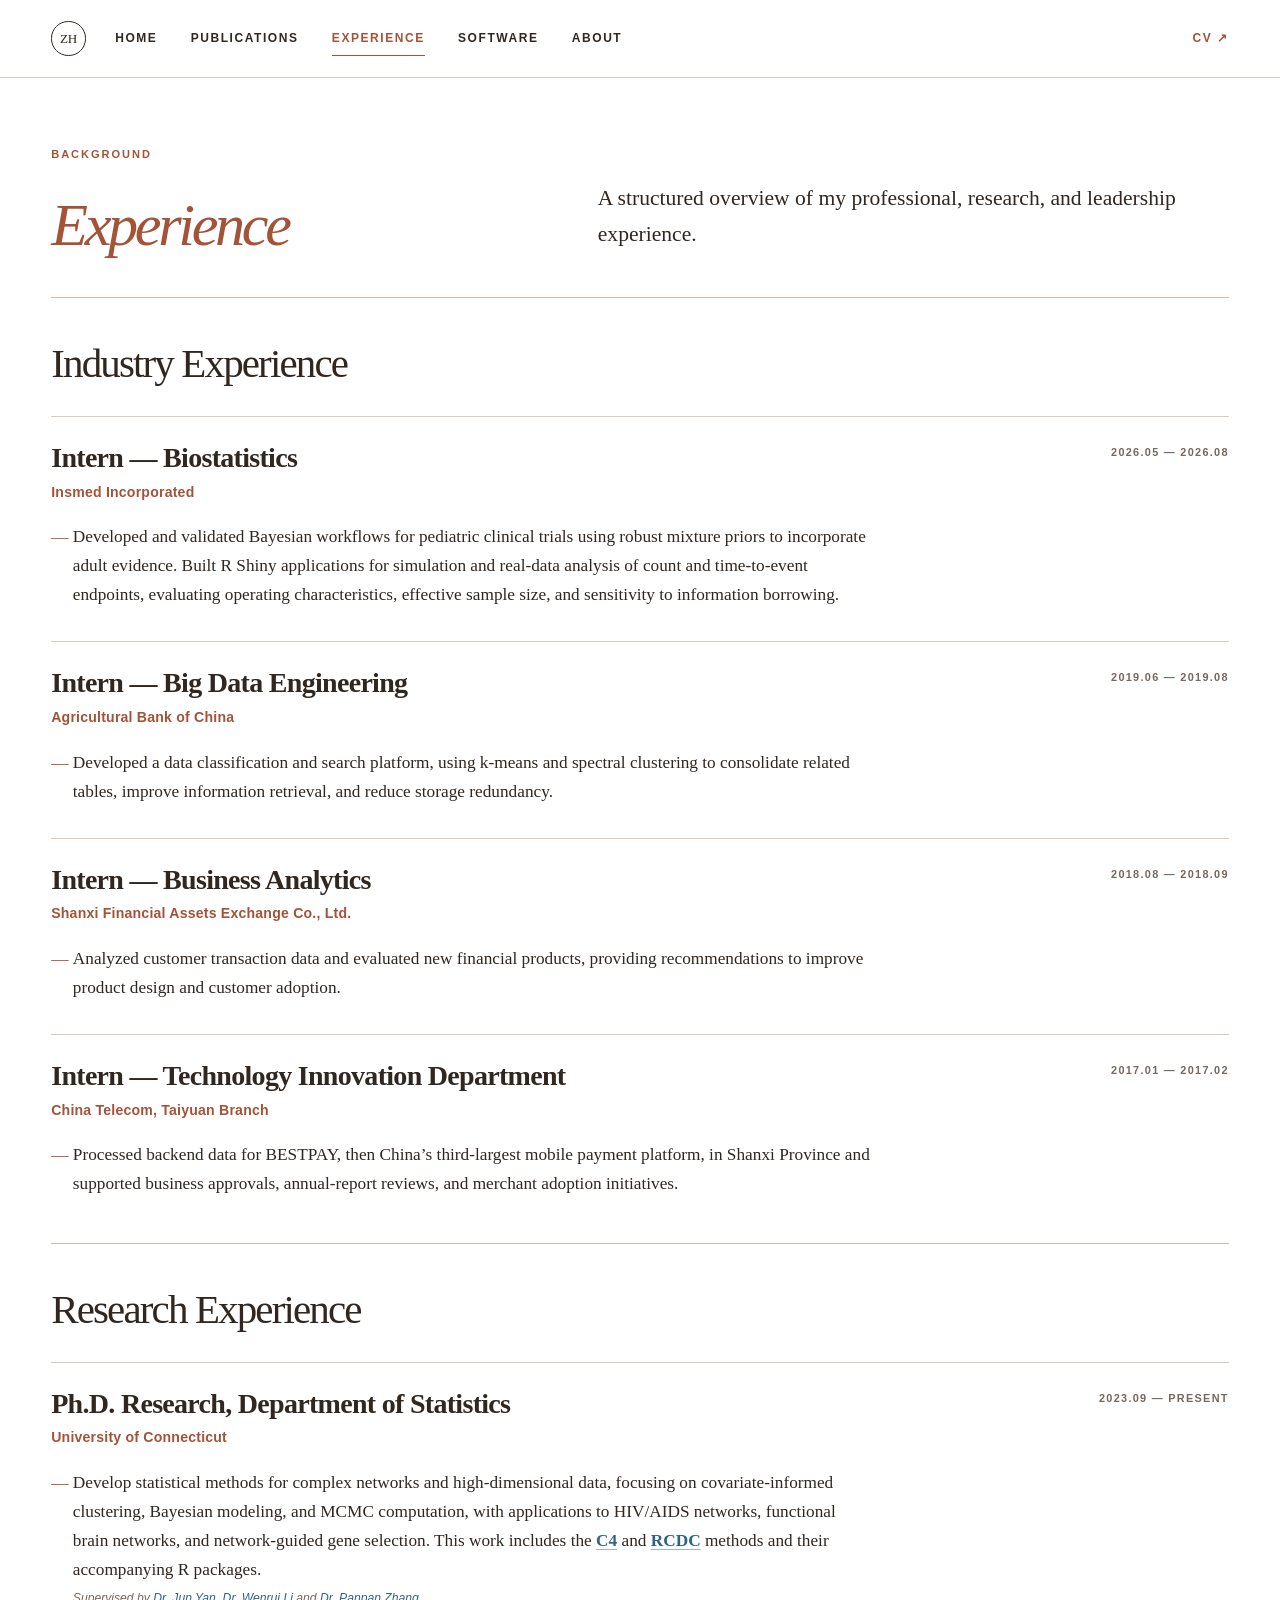
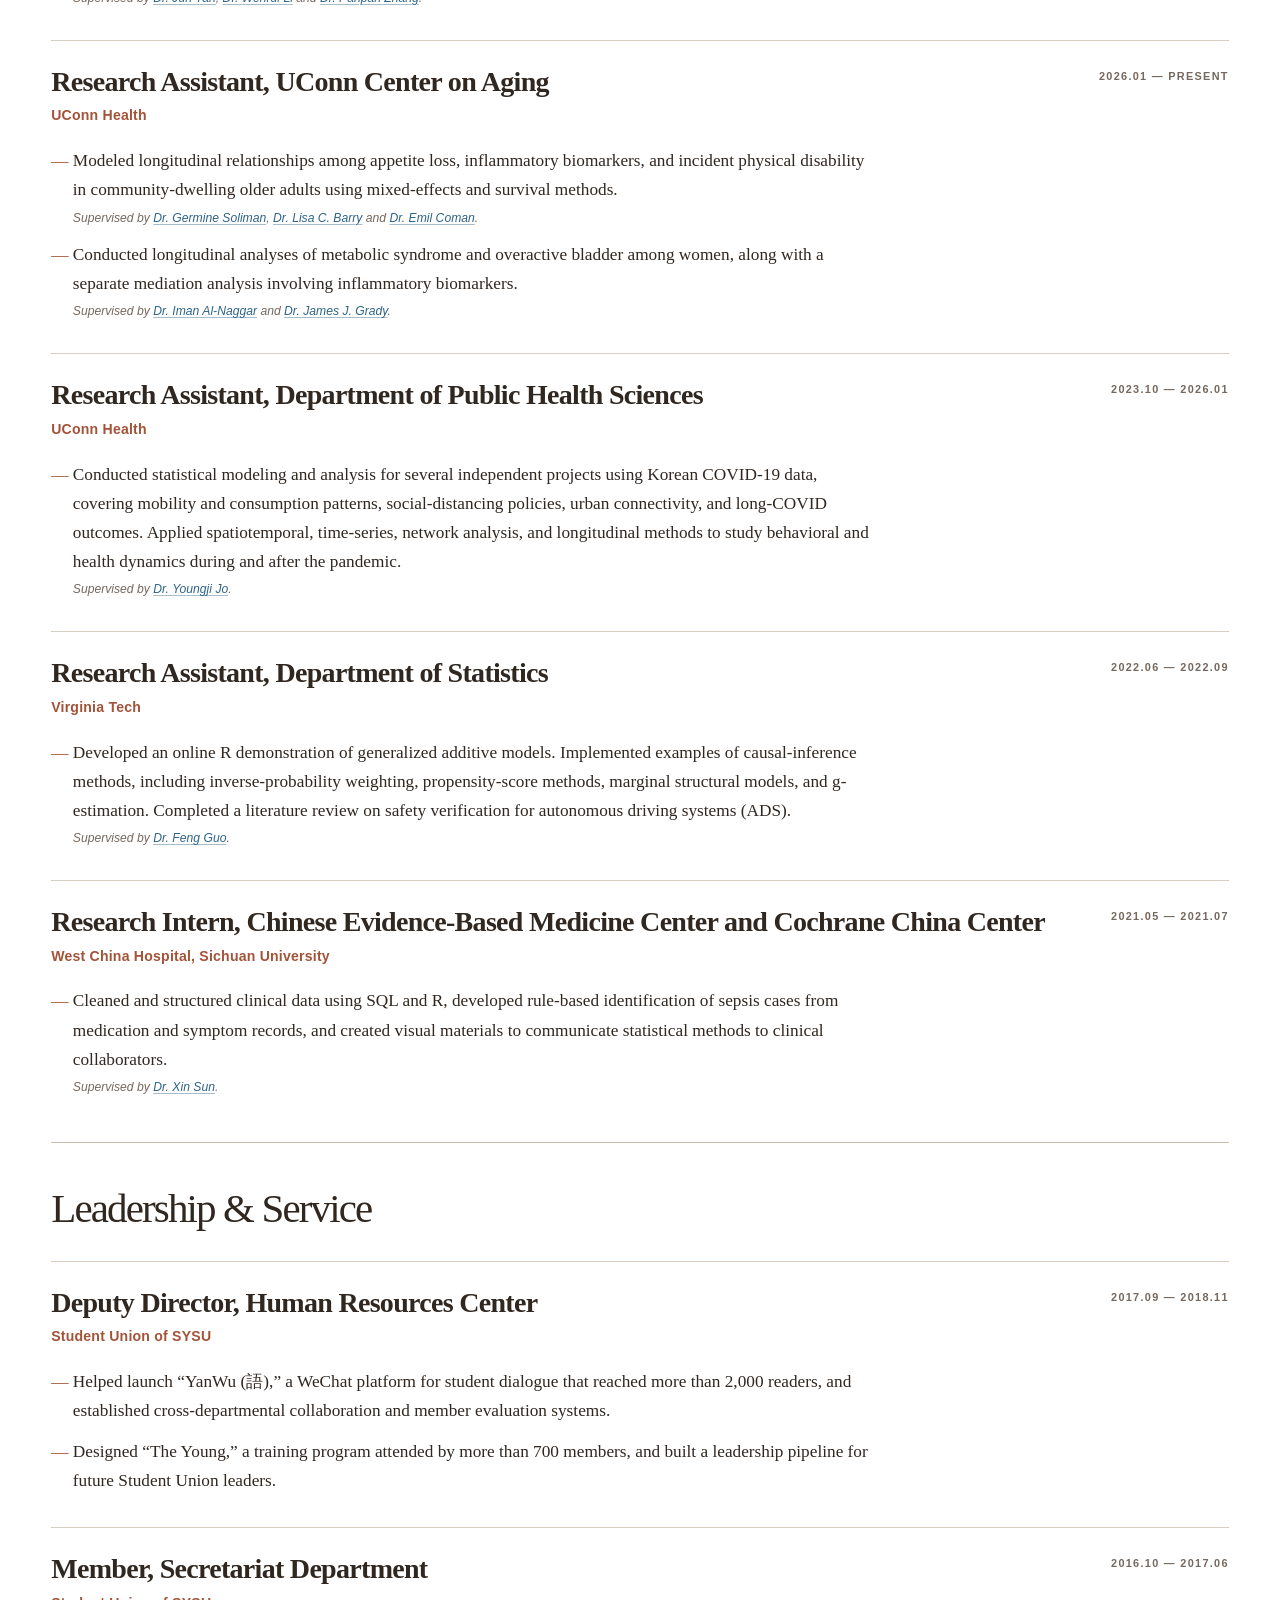
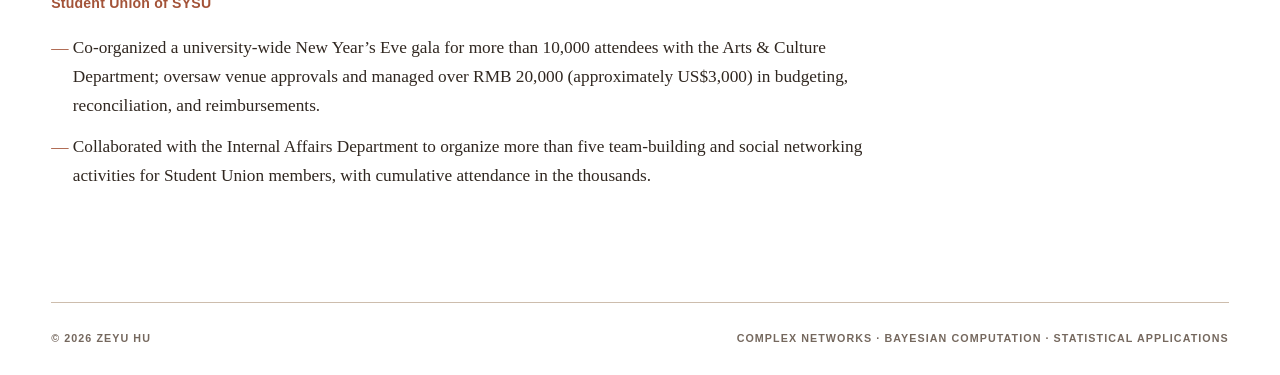
<file: pages/experience.html>
<!doctype html>
<html lang="en">
<head>
  <meta charset="utf-8">
  <meta name="viewport" content="width=device-width, initial-scale=1">
  <meta name="description" content="Industry, research, leadership, and service experience of Zeyu Hu.">
  <meta name="theme-color" content="#ffffff">
  <meta property="og:title" content="Experience | Zeyu Hu">
  <meta property="og:description" content="Industry, research, leadership, and service experience of Zeyu Hu.">
  <meta property="og:type" content="website">
  <meta property="og:image" content="https://zyhu888.github.io/assets/images/og.png">
  <link rel="icon" href="/assets/icons/favicon.svg" type="image/svg+xml">
  <link rel="stylesheet" href="/assets/css/styles.css?v=20261125-home-sections">
  <script src="/assets/js/contact.js" defer></script>
  <title>Experience | Zeyu Hu</title>
</head>
<body>
  <main>

  <header class="site-header">
    <a class="wordmark" href="/" aria-label="Zeyu Hu, home">ZH</a>
    <nav class="primary-nav" aria-label="Primary navigation">
      <a href="/">Home</a>
      <a href="/publications.html">Publications</a>
      <a class="active" href="/experience.html">Experience</a>
      <a href="/software.html">Software</a>
      <a href="/about.html">About</a>
    </nav>
    <a class="cv-link" href="/Zeyu_Hu_Resume.pdf" target="_blank" rel="noreferrer">
      CV <span aria-hidden="true">↗</span>
    </a>
  </header>

  <section class="experience-page page-shell" id="experience" aria-labelledby="experience-title">
    <header class="experience-intro">
      <p class="section-kicker">Background</p>
      <h1 id="experience-title">Experience</h1>
      <p>A structured overview of my professional, research, and leadership experience.</p>
    </header>
    <div class="experience-sections">

            <section class="experience-panel" id="industry" aria-labelledby="industry-title">
              <div class="experience-panel-copy">
                <h2 id="industry-title">Industry Experience</h2>

  <article class="experience-entry">
    <div class="experience-entry-heading">
      <div><h3>Intern — Biostatistics</h3><p>Insmed Incorporated</p></div>
      <span>2026.05 — 2026.08</span>
    </div>
    <ul>
      <li><span>Developed and validated Bayesian workflows for pediatric clinical trials using robust mixture priors to incorporate adult evidence. Built R Shiny applications for simulation and real-data analysis of count and time-to-event endpoints, evaluating operating characteristics, effective sample size, and sensitivity to information borrowing.</span></li>
    </ul>
  </article>
  <article class="experience-entry">
    <div class="experience-entry-heading">
      <div><h3>Intern — Big Data Engineering</h3><p>Agricultural Bank of China</p></div>
      <span>2019.06 — 2019.08</span>
    </div>
    <ul>
      <li><span>Developed a data classification and search platform, using k-means and spectral clustering to consolidate related tables, improve information retrieval, and reduce storage redundancy.</span></li>
    </ul>
  </article>
  <article class="experience-entry">
    <div class="experience-entry-heading">
      <div><h3>Intern — Business Analytics</h3><p>Shanxi Financial Assets Exchange Co., Ltd.</p></div>
      <span>2018.08 — 2018.09</span>
    </div>
    <ul>
      <li><span>Analyzed customer transaction data and evaluated new financial products, providing recommendations to improve product design and customer adoption.</span></li>
    </ul>
  </article>
  <article class="experience-entry">
    <div class="experience-entry-heading">
      <div><h3>Intern — Technology Innovation Department</h3><p>China Telecom, Taiyuan Branch</p></div>
      <span>2017.01 — 2017.02</span>
    </div>
    <ul>
      <li><span>Processed backend data for BESTPAY, then China’s third-largest mobile payment platform, in Shanxi Province and supported business approvals, annual-report reviews, and merchant adoption initiatives.</span></li>
    </ul>
  </article>
              </div>
            </section>
            <section class="experience-panel" id="research" aria-labelledby="research-title">
              <div class="experience-panel-copy">
                <h2 id="research-title">Research Experience</h2>

  <article class="experience-entry">
    <div class="experience-entry-heading">
      <div><h3>Ph.D. Research, Department of Statistics</h3><p>University of Connecticut</p></div>
      <span>2023.09 — Present</span>
    </div>
    <ul>
      <li><span>Develop statistical methods for complex networks and high-dimensional data, focusing on covariate-informed clustering, Bayesian modeling, and MCMC computation, with applications to HIV/AIDS networks, functional brain networks, and network-guided gene selection. This work includes the <a class="experience-inline-link" href="https://github.com/zyhu888/c4" target="_blank" rel="noreferrer">C4</a> and <a class="experience-inline-link" href="https://github.com/zyhu888/RCDC" target="_blank" rel="noreferrer">RCDC</a> methods and their accompanying R packages.</span><span class="experience-supervisors">Supervised by <a href="https://statistics.uconn.edu/person/jun-yan/" target="_blank" rel="noreferrer">Dr. Jun Yan</a>, <a href="https://statistics.uconn.edu/person/wenrui-li/" target="_blank" rel="noreferrer">Dr. Wenrui Li</a> and <a href="https://www.vumc.org/biostatistics/person/panpan-zhang" target="_blank" rel="noreferrer">Dr. Panpan Zhang</a>.</span></li>
    </ul>
  </article>
  <article class="experience-entry">
    <div class="experience-entry-heading">
      <div><h3>Research Assistant, UConn Center on Aging</h3><p>UConn Health</p></div>
      <span>2026.01 — Present</span>
    </div>
    <ul>
      <li><span>Modeled longitudinal relationships among appetite loss, inflammatory biomarkers, and incident physical disability in community-dwelling older adults using mixed-effects and survival methods.</span><span class="experience-supervisors">Supervised by <a href="https://facultydirectory.uchc.edu/profile?profileId=Soliman-Germine" target="_blank" rel="noreferrer">Dr. Germine Soliman</a>, <a href="https://facultydirectory.uchc.edu/profile?profileId=Barry-Lisa" target="_blank" rel="noreferrer">Dr. Lisa C. Barry</a> and <a href="https://facultydirectory.uchc.edu/profile?profileId=Coman-Emil" target="_blank" rel="noreferrer">Dr. Emil Coman</a>.</span></li><li><span>Conducted longitudinal analyses of metabolic syndrome and overactive bladder among women, along with a separate mediation analysis involving inflammatory biomarkers.</span><span class="experience-supervisors">Supervised by <a href="https://facultydirectory.uchc.edu/profile?profileId=Al-Naggar-Iman" target="_blank" rel="noreferrer">Dr. Iman Al-Naggar</a> and <a href="https://facultydirectory.uchc.edu/profile?profileId=Grady-James" target="_blank" rel="noreferrer">Dr. James J. Grady</a>.</span></li>
    </ul>
  </article>
  <article class="experience-entry">
    <div class="experience-entry-heading">
      <div><h3>Research Assistant, Department of Public Health Sciences</h3><p>UConn Health</p></div>
      <span>2023.10 — 2026.01</span>
    </div>
    <ul>
      <li><span>Conducted statistical modeling and analysis for several independent projects using Korean COVID-19 data, covering mobility and consumption patterns, social-distancing policies, urban connectivity, and long-COVID outcomes. Applied spatiotemporal, time-series, network analysis, and longitudinal methods to study behavioral and health dynamics during and after the pandemic.</span><span class="experience-supervisors">Supervised by <a href="https://health.uconn.edu/public-health-sciences/person/youngji-jo/" target="_blank" rel="noreferrer">Dr. Youngji Jo</a>.</span></li>
    </ul>
  </article>
  <article class="experience-entry">
    <div class="experience-entry-heading">
      <div><h3>Research Assistant, Department of Statistics</h3><p>Virginia Tech</p></div>
      <span>2022.06 — 2022.09</span>
    </div>
    <ul>
      <li><span>Developed an online R demonstration of generalized additive models. Implemented examples of causal-inference methods, including inverse-probability weighting, propensity-score methods, marginal structural models, and g-estimation. Completed a literature review on safety verification for autonomous driving systems (ADS).</span><span class="experience-supervisors">Supervised by <a href="https://www.stat.vt.edu/people/stat-faculty/guo-feng.html" target="_blank" rel="noreferrer">Dr. Feng Guo</a>.</span></li>
    </ul>
  </article>
  <article class="experience-entry">
    <div class="experience-entry-heading">
      <div><h3>Research Intern, Chinese Evidence-Based Medicine Center and Cochrane China Center</h3><p>West China Hospital, Sichuan University</p></div>
      <span>2021.05 — 2021.07</span>
    </div>
    <ul>
      <li><span>Cleaned and structured clinical data using SQL and R, developed rule-based identification of sepsis cases from medication and symptom records, and created visual materials to communicate statistical methods to clinical collaborators.</span><span class="experience-supervisors">Supervised by <a href="https://yjs.cd120.com/contents/546/2520.html" target="_blank" rel="noreferrer">Dr. Xin Sun</a>.</span></li>
    </ul>
  </article>
              </div>
            </section>
            <section class="experience-panel" id="leadership" aria-labelledby="leadership-title">
              <div class="experience-panel-copy">
                <h2 id="leadership-title">Leadership & Service</h2>

  <article class="experience-entry">
    <div class="experience-entry-heading">
      <div><h3>Deputy Director, Human Resources Center</h3><p>Student Union of SYSU</p></div>
      <span>2017.09 — 2018.11</span>
    </div>
    <ul>
      <li><span>Helped launch “YanWu (語),” a WeChat platform for student dialogue that reached more than 2,000 readers, and established cross-departmental collaboration and member evaluation systems.</span></li><li><span>Designed “The Young,” a training program attended by more than 700 members, and built a leadership pipeline for future Student Union leaders.</span></li>
    </ul>
  </article>
  <article class="experience-entry">
    <div class="experience-entry-heading">
      <div><h3>Member, Secretariat Department</h3><p>Student Union of SYSU</p></div>
      <span>2016.10 — 2017.06</span>
    </div>
    <ul>
      <li><span>Co-organized a university-wide New Year’s Eve gala for more than 10,000 attendees with the Arts & Culture Department; oversaw venue approvals and managed over RMB 20,000 (approximately US$3,000) in budgeting, reconciliation, and reimbursements.</span></li><li><span>Collaborated with the Internal Affairs Department to organize more than five team-building and social networking activities for Student Union members, with cumulative attendance in the thousands.</span></li>
    </ul>
  </article>
              </div>
            </section>
    </div>
  </section>

  <footer class="site-footer page-shell">
    <p>© 2026 Zeyu Hu</p>
    <p>Complex networks · Bayesian computation · Statistical applications</p>
  </footer>
  </main>
</body>
</html>
</file>
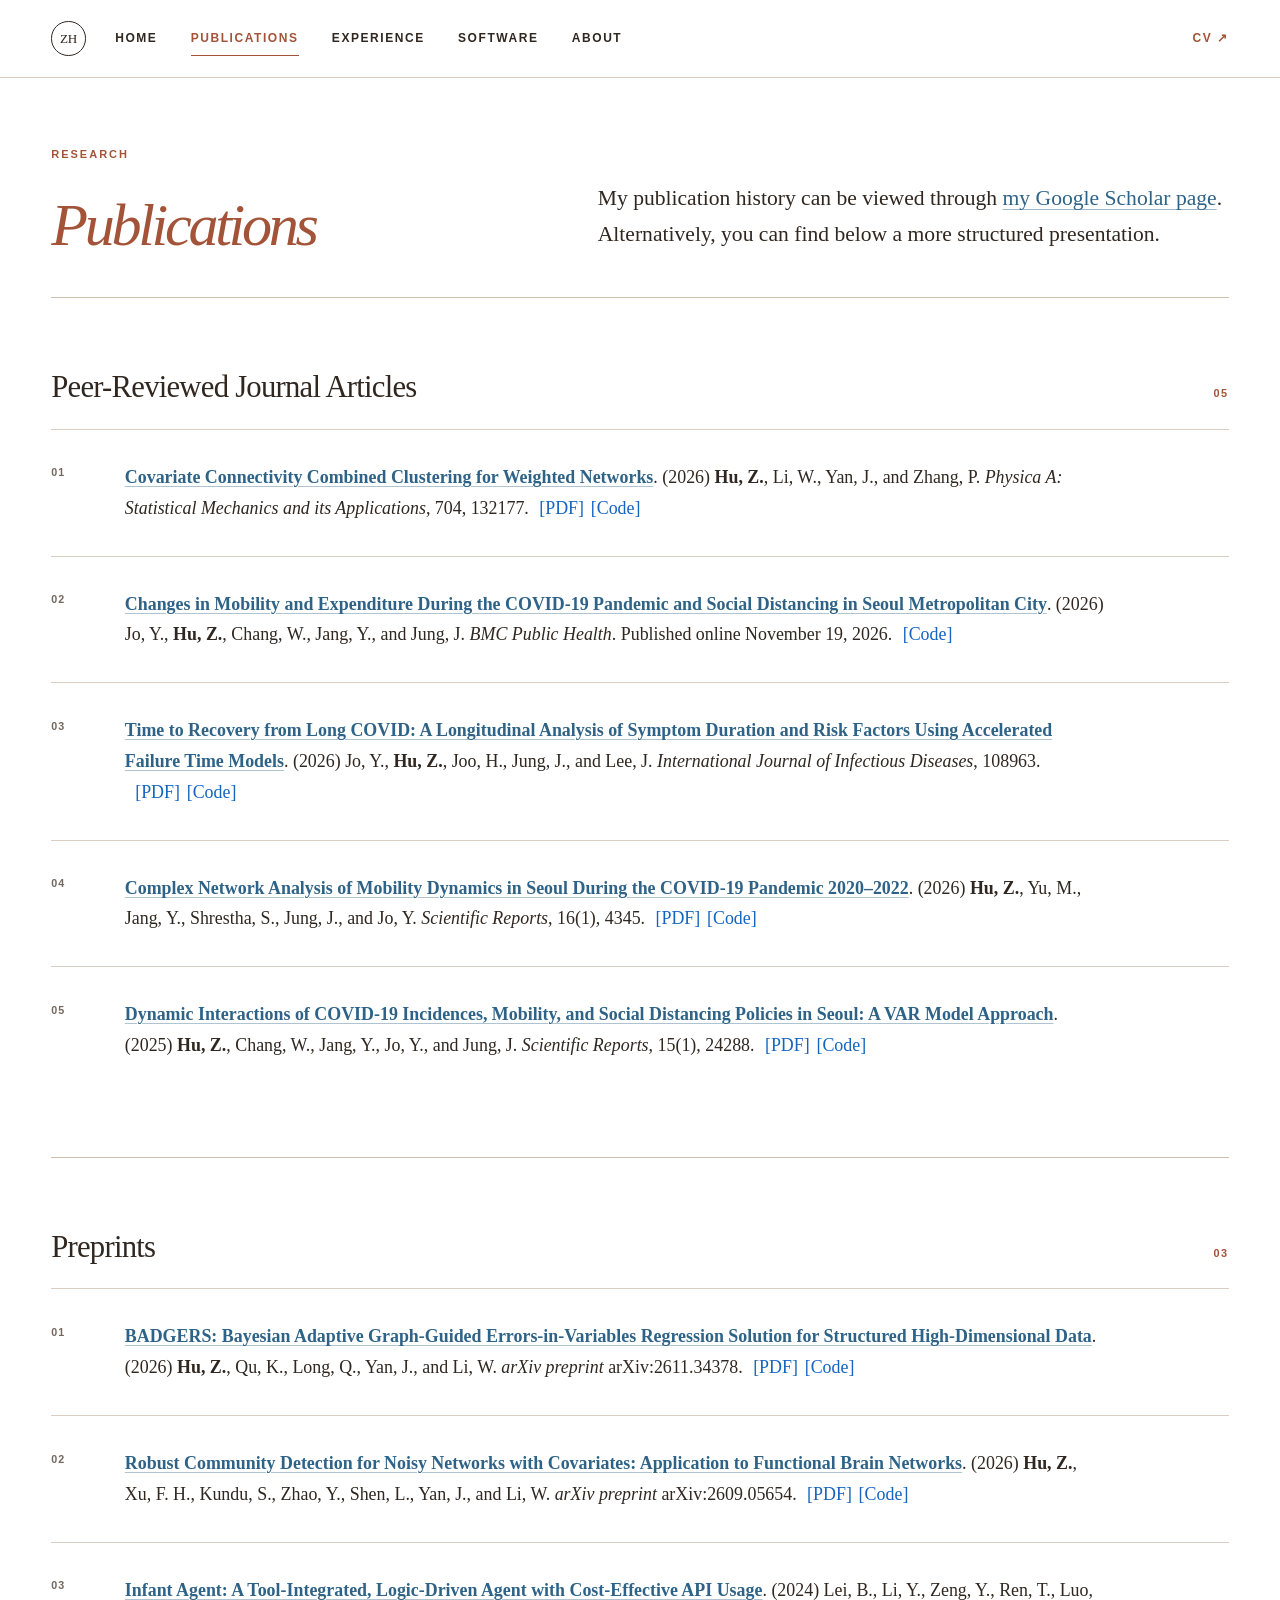
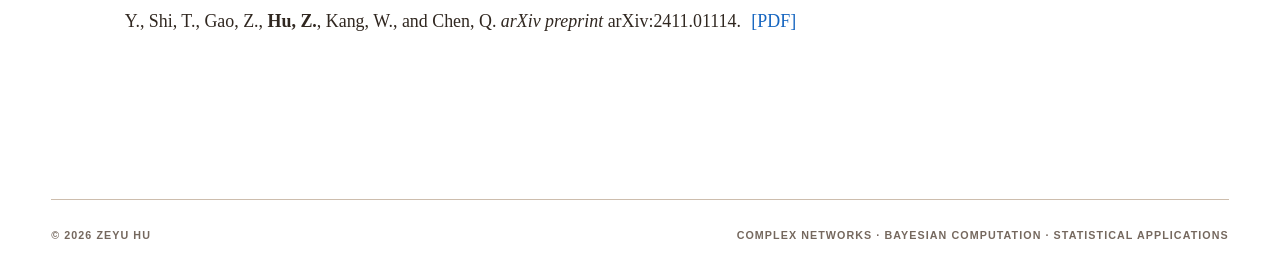
<file: pages/publications.html>
<!doctype html>
<html lang="en">
<head>
  <meta charset="utf-8">
  <meta name="viewport" content="width=device-width, initial-scale=1">
  <meta name="description" content="Preprints and peer-reviewed journal articles authored by Zeyu Hu.">
  <meta name="theme-color" content="#ffffff">
  <meta property="og:title" content="Publications | Zeyu Hu">
  <meta property="og:description" content="Preprints and peer-reviewed journal articles authored by Zeyu Hu.">
  <meta property="og:type" content="website">
  <meta property="og:image" content="https://zyhu888.github.io/assets/images/og.png">
  <link rel="icon" href="/assets/icons/favicon.svg" type="image/svg+xml">
  <link rel="stylesheet" href="/assets/css/styles.css?v=20261125-home-sections">
  <script src="/assets/js/contact.js" defer></script>
  <title>Publications | Zeyu Hu</title>
</head>
<body>
  <main>

  <header class="site-header">
    <a class="wordmark" href="/" aria-label="Zeyu Hu, home">ZH</a>
    <nav class="primary-nav" aria-label="Primary navigation">
      <a href="/">Home</a>
      <a class="active" href="/publications.html">Publications</a>
      <a href="/experience.html">Experience</a>
      <a href="/software.html">Software</a>
      <a href="/about.html">About</a>
    </nav>
    <a class="cv-link" href="/Zeyu_Hu_Resume.pdf" target="_blank" rel="noreferrer">
      CV <span aria-hidden="true">↗</span>
    </a>
  </header>

  <section class="publications-page page-shell" id="publications" aria-labelledby="publications-title">
    <header class="publications-intro">
      <p class="section-kicker">Research</p>
      <h1 id="publications-title">Publications</h1>
      <p>My publication history can be viewed through <a href="https://scholar.google.com/citations?user=q6PjB3gAAAAJ&hl=en" target="_blank" rel="noreferrer">my Google Scholar page</a>. Alternatively, you can find below a more structured presentation.</p>
    </header>

    <section class="publication-section" aria-labelledby="journal-articles">
      <div class="publication-section-heading"><h2 id="journal-articles">Peer-Reviewed Journal Articles</h2><span>05</span></div>
      <ol class="publication-list">
        <li><p><a class="publication-title" href="https://www.sciencedirect.com/science/article/pii/S0378437126009234" target="_blank" rel="noreferrer">Covariate Connectivity Combined Clustering for Weighted Networks</a>. (2026) <strong>Hu, Z.</strong>, Li, W., Yan, J., and Zhang, P. <em>Physica A: Statistical Mechanics and its Applications</em>, 704, 132177.<span class="publication-resources"><span>[<a href="/papers/hu2026covariate.pdf" target="_blank" rel="noreferrer">PDF</a>]</span><span>[<a href="https://github.com/zyhu888/c4" target="_blank" rel="noreferrer">Code</a>]</span></span></p></li>
        <li><p><a class="publication-title" href="https://doi.org/10.1186/s12889-026-29947-w" target="_blank" rel="noreferrer">Changes in Mobility and Expenditure During the COVID-19 Pandemic and Social Distancing in Seoul Metropolitan City</a>. (2026) Jo, Y., <strong>Hu, Z.</strong>, Chang, W., Jang, Y., and Jung, J. <em>BMC Public Health</em>. Published online November 19, 2026.<span class="publication-resources"><span>[<a href="https://github.com/UConn-Health-Disease-Modeling/Mobility-Expenditure" target="_blank" rel="noreferrer">Code</a>]</span></span></p></li>
        <li><p><a class="publication-title" href="https://doi.org/10.1016/j.ijid.2026.108963" target="_blank" rel="noreferrer">Time to Recovery from Long COVID: A Longitudinal Analysis of Symptom Duration and Risk Factors Using Accelerated Failure Time Models</a>. (2026) Jo, Y., <strong>Hu, Z.</strong>, Joo, H., Jung, J., and Lee, J. <em>International Journal of Infectious Diseases</em>, 108963.<span class="publication-resources"><span>[<a href="/papers/jo2026time.pdf" target="_blank" rel="noreferrer">PDF</a>]</span><span>[<a href="https://github.com/UConn-Health-Disease-Modeling/longcovid-aft" target="_blank" rel="noreferrer">Code</a>]</span></span></p></li>
        <li><p><a class="publication-title" href="https://doi.org/10.1038/s41598-025-33655-7" target="_blank" rel="noreferrer">Complex Network Analysis of Mobility Dynamics in Seoul During the COVID-19 Pandemic 2020–2022</a>. (2026) <strong>Hu, Z.</strong>, Yu, M., Jang, Y., Shrestha, S., Jung, J., and Jo, Y. <em>Scientific Reports</em>, 16(1), 4345.<span class="publication-resources"><span>[<a href="/papers/hu2026complex.pdf" target="_blank" rel="noreferrer">PDF</a>]</span><span>[<a href="https://github.com/UConn-Health-Disease-Modeling/SeoulMobilityNetwork" target="_blank" rel="noreferrer">Code</a>]</span></span></p></li>
        <li><p><a class="publication-title" href="https://doi.org/10.1038/s41598-025-05583-z" target="_blank" rel="noreferrer">Dynamic Interactions of COVID-19 Incidences, Mobility, and Social Distancing Policies in Seoul: A VAR Model Approach</a>. (2025) <strong>Hu, Z.</strong>, Chang, W., Jang, Y., Jo, Y., and Jung, J. <em>Scientific Reports</em>, 15(1), 24288.<span class="publication-resources"><span>[<a href="/papers/hu2025dynamic.pdf" target="_blank" rel="noreferrer">PDF</a>]</span><span>[<a href="https://github.com/UConn-Health-Disease-Modeling/SeoulCovidVarx" target="_blank" rel="noreferrer">Code</a>]</span></span></p></li>
      </ol>
    </section>

    <section class="publication-section" aria-labelledby="preprints">
      <div class="publication-section-heading"><h2 id="preprints">Preprints</h2><span>03</span></div>
      <ol class="publication-list">
        <li><p><a class="publication-title" href="https://arxiv.org/abs/2611.34378" target="_blank" rel="noreferrer">BADGERS: Bayesian Adaptive Graph-Guided Errors-in-Variables Regression Solution for Structured High-Dimensional Data</a>. (2026) <strong>Hu, Z.</strong>, Qu, K., Long, Q., Yan, J., and Li, W. <em>arXiv preprint</em> arXiv:2611.34378.<span class="publication-resources"><span>[<a href="/papers/hu2026graph.pdf" target="_blank" rel="noreferrer">PDF</a>]</span><span>[<a href="https://github.com/zyhu888/badgers" target="_blank" rel="noreferrer">Code</a>]</span></span></p></li>
        <li><p><a class="publication-title" href="https://arxiv.org/abs/2609.05654" target="_blank" rel="noreferrer">Robust Community Detection for Noisy Networks with Covariates: Application to Functional Brain Networks</a>. (2026) <strong>Hu, Z.</strong>, Xu, F. H., Kundu, S., Zhao, Y., Shen, L., Yan, J., and Li, W. <em>arXiv preprint</em> arXiv:2609.05654.<span class="publication-resources"><span>[<a href="/papers/hu2026robust.pdf" target="_blank" rel="noreferrer">PDF</a>]</span><span>[<a href="https://github.com/zyhu888/rcdc" target="_blank" rel="noreferrer">Code</a>]</span></span></p></li>
        <li><p><a class="publication-title" href="https://arxiv.org/abs/2411.01114" target="_blank" rel="noreferrer">Infant Agent: A Tool-Integrated, Logic-Driven Agent with Cost-Effective API Usage</a>. (2024) Lei, B., Li, Y., Zeng, Y., Ren, T., Luo, Y., Shi, T., Gao, Z., <strong>Hu, Z.</strong>, Kang, W., and Chen, Q. <em>arXiv preprint</em> arXiv:2411.01114.<span class="publication-resources"><span>[<a href="/papers/lei2024infant.pdf" target="_blank" rel="noreferrer">PDF</a>]</span></span></p></li>
      </ol>
    </section>
  </section>

  <footer class="site-footer page-shell">
    <p>© 2026 Zeyu Hu</p>
    <p>Complex networks · Bayesian computation · Statistical applications</p>
  </footer>
  </main>
</body>
</html>
</file>
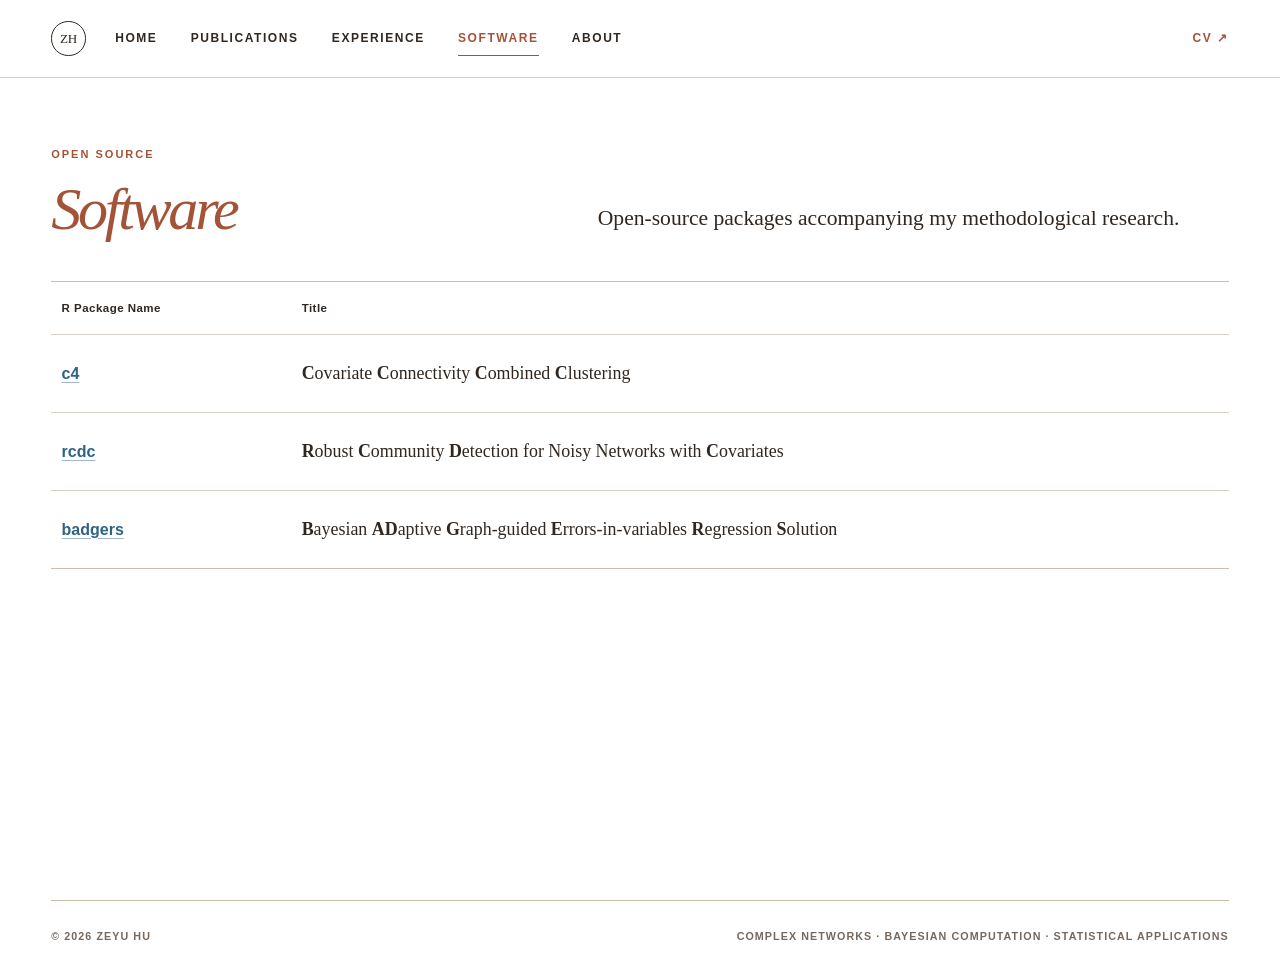
<file: pages/software.html>
<!doctype html>
<html lang="en">
<head>
  <meta charset="utf-8">
  <meta name="viewport" content="width=device-width, initial-scale=1">
  <meta name="description" content="Open-source statistical software developed by Zeyu Hu.">
  <meta name="theme-color" content="#ffffff">
  <meta property="og:title" content="Software | Zeyu Hu">
  <meta property="og:description" content="Open-source statistical software developed by Zeyu Hu.">
  <meta property="og:type" content="website">
  <meta property="og:image" content="https://zyhu888.github.io/assets/images/og.png">
  <link rel="icon" href="/assets/icons/favicon.svg" type="image/svg+xml">
  <link rel="stylesheet" href="/assets/css/styles.css?v=20261125-home-sections">
  <script src="/assets/js/contact.js" defer></script>
  <title>Software | Zeyu Hu</title>
</head>
<body>
  <main>

  <header class="site-header">
    <a class="wordmark" href="/" aria-label="Zeyu Hu, home">ZH</a>
    <nav class="primary-nav" aria-label="Primary navigation">
      <a href="/">Home</a>
      <a href="/publications.html">Publications</a>
      <a href="/experience.html">Experience</a>
      <a class="active" href="/software.html">Software</a>
      <a href="/about.html">About</a>
    </nav>
    <a class="cv-link" href="/Zeyu_Hu_Resume.pdf" target="_blank" rel="noreferrer">
      CV <span aria-hidden="true">↗</span>
    </a>
  </header>

  <section class="software-page page-shell" id="software" aria-labelledby="software-title">
    <header class="software-intro">
      <p class="section-kicker">Open Source</p>
      <h1 id="software-title">Software</h1>
      <p>Open-source packages accompanying my methodological research.</p>
    </header>

    <section class="software-catalog" aria-label="R package catalog">
      <div class="software-row software-row-heading" aria-hidden="true">
        <span>R Package Name</span>
        <span>Title</span>
      </div>
      <article class="software-row">
        <h2><a href="https://github.com/zyhu888/c4" target="_blank" rel="noreferrer">c4</a></h2>
        <p><strong>C</strong>ovariate <strong>C</strong>onnectivity <strong>C</strong>ombined <strong>C</strong>lustering</p>
      </article>
      <article class="software-row">
        <h2><a href="https://github.com/zyhu888/rcdc" target="_blank" rel="noreferrer">rcdc</a></h2>
        <p><strong>R</strong>obust <strong>C</strong>ommunity <strong>D</strong>etection for Noisy Networks with <strong>C</strong>ovariates</p>
      </article>
      <article class="software-row">
        <h2><a href="https://github.com/zyhu888/badgers" target="_blank" rel="noreferrer">badgers</a></h2>
        <p><strong>B</strong>ayesian <strong>AD</strong>aptive <strong>G</strong>raph-guided <strong>E</strong>rrors-in-variables <strong>R</strong>egression <strong>S</strong>olution</p>
      </article>
    </section>
  </section>

  <footer class="site-footer page-shell">
    <p>© 2026 Zeyu Hu</p>
    <p>Complex networks · Bayesian computation · Statistical applications</p>
  </footer>
  </main>
</body>
</html>
</file>
<file: styles.css>
:root {
  --paper: #f2ece2;
  --paper-deep: #e7dccd;
  --ink: #302720;
  --muted: #75685e;
  --terracotta: #a35338;
  --link-blue: #2e6387;
  --link-blue-dark: #174666;
  --rule: #cdbdad;
  --serif: "Iowan Old Style", "Palatino Linotype", "Book Antiqua", Palatino,
    Georgia, serif;
  --body-serif: "Times New Roman", Times, serif;
  --sans: "Avenir Next", Avenir, "Helvetica Neue", Helvetica, Arial, sans-serif;
}

* {
  box-sizing: border-box;
}

html {
  scroll-behavior: smooth;
}

body {
  margin: 0;
  background: var(--paper);
  color: var(--ink);
  font-family: var(--sans);
  font-size: 16px;
  line-height: 1.65;
  text-rendering: optimizeLegibility;
}

a {
  color: inherit;
  text-decoration: none;
}

a:focus-visible {
  outline: 2px solid var(--terracotta);
  outline-offset: 5px;
}

::selection {
  background: var(--terracotta);
  color: var(--paper);
}

.page-shell {
  width: min(1180px, calc(100% - 8vw));
  margin-inline: auto;
}

.site-header {
  position: sticky;
  z-index: 20;
  top: 0;
  display: grid;
  grid-template-columns: 4rem 1fr auto;
  align-items: center;
  min-height: 78px;
  padding: 0 4vw;
  border-bottom: 1px solid color-mix(in srgb, var(--rule) 75%, transparent);
  background: color-mix(in srgb, var(--paper) 94%, transparent);
  backdrop-filter: blur(14px);
}

.wordmark {
  display: grid;
  width: 2.15rem;
  height: 2.15rem;
  place-items: center;
  border: 1px solid var(--ink);
  border-radius: 50%;
  font-family: var(--serif);
  font-size: 0.82rem;
  letter-spacing: -0.03em;
}

.primary-nav {
  display: flex;
  gap: clamp(1.35rem, 2.6vw, 3.2rem);
  align-items: center;
}

.primary-nav a,
.primary-nav span,
.cv-link {
  position: relative;
  padding-block: 0.5rem;
  font-size: 0.75rem;
  font-weight: 600;
  letter-spacing: 0.13em;
  text-transform: uppercase;
}

.primary-nav span {
  color: color-mix(in srgb, var(--ink) 72%, transparent);
  cursor: default;
}

.primary-nav a::after,
.cv-link::after {
  position: absolute;
  right: 0;
  bottom: 0;
  left: 0;
  height: 1px;
  background: var(--terracotta);
  content: "";
  transform: scaleX(0);
  transform-origin: right;
  transition: transform 220ms ease;
}

.primary-nav a:hover::after,
.primary-nav a.active::after,
.cv-link:hover::after {
  transform: scaleX(1);
  transform-origin: left;
}

.primary-nav a.active,
.cv-link {
  color: var(--terracotta);
}

.home-layout {
  display: grid;
  grid-template-columns: minmax(0, 1.42fr) minmax(250px, 0.58fr);
  gap: clamp(3.5rem, 9vw, 9rem);
  align-items: start;
  min-height: calc(100vh - 78px);
  padding-block: clamp(5rem, 9vw, 8rem);
}

.introduction {
  max-width: 720px;
}

.introduction h1 {
  margin: 0 0 0.5rem;
  color: var(--terracotta);
  font-family: var(--serif);
  font-size: clamp(3rem, 6vw, 5.2rem);
  font-style: italic;
  font-weight: 400;
  letter-spacing: -0.045em;
  line-height: 1;
}

.introduction > p {
  margin: 1.2rem 0 0;
  font-family: var(--body-serif);
  font-size: clamp(1.12rem, 1.6vw, 1.38rem);
  line-height: 1.7;
}

.introduction .welcome-line {
  margin-top: 0;
  font-size: clamp(1.25rem, 1.8vw, 1.55rem);
}

.introduction > p a {
  color: #1565c0;
  text-decoration-color: color-mix(
    in srgb,
    var(--link-blue) 48%,
    transparent
  );
  text-decoration-line: underline;
  text-decoration-thickness: 1px;
  text-underline-offset: 0.18em;
  transition:
    color 180ms ease,
    text-decoration-color 180ms ease;
}

.introduction > p a:hover {
  color: var(--link-blue-dark);
  text-decoration-color: currentColor;
}

.education-compact {
  margin-top: 3.5rem;
  padding-top: 1.6rem;
  border-top: 1px solid var(--rule);
}

.education-compact h2 {
  margin: 0 0 1.35rem;
  font-family: var(--serif);
  font-size: 1.55rem;
  font-weight: 400;
  letter-spacing: -0.02em;
}

.education-list {
  display: grid;
  gap: 0;
}

.education-item {
  display: grid;
  grid-template-columns: 58px 1fr;
  gap: 1rem;
  align-items: start;
  padding: 1.05rem 0;
  border-top: 1px solid color-mix(in srgb, var(--rule) 72%, transparent);
}

.education-item:first-child {
  border-top: 0;
}

.school-icon {
  display: grid;
  overflow: hidden;
  width: 52px;
  height: 52px;
  place-items: center;
  padding: 5px;
  border: 1px solid var(--rule);
  border-radius: 12px;
  background: #fffdf8;
}

.school-icon img {
  display: block;
  width: 100%;
  height: 100%;
  object-fit: contain;
  border-radius: 7px;
}

.education-copy h3 {
  margin: 0;
  font-family: var(--serif);
  font-size: 1.03rem;
  font-weight: 600;
  line-height: 1.35;
}

.education-copy h3 a {
  color: var(--link-blue);
  text-decoration-color: color-mix(
    in srgb,
    var(--link-blue) 42%,
    transparent
  );
  text-decoration-line: underline;
  text-decoration-thickness: 1px;
  text-underline-offset: 0.18em;
  transition:
    color 180ms ease,
    text-decoration-color 180ms ease;
}

.education-copy h3 a:hover {
  color: var(--link-blue-dark);
  text-decoration-color: currentColor;
}

.education-copy h3 a span {
  display: inline-block;
  color: inherit;
  font-family: var(--sans);
  font-size: 0.8em;
  transition: transform 180ms ease;
}

.education-copy h3 a:hover span {
  transform: translate(2px, -2px);
}

.education-copy p {
  margin: 0.1rem 0 0;
  color: var(--muted);
  font-size: 0.72rem;
  font-weight: 600;
  letter-spacing: 0.055em;
  text-transform: uppercase;
}

.education-copy p span {
  padding-inline: 0.25rem;
  color: var(--terracotta);
}

.education-copy .education-advisors {
  margin-top: 0.36rem;
  color: var(--muted);
  font-family: var(--body-serif);
  font-size: 0.84rem;
  font-weight: 400;
  letter-spacing: 0;
  line-height: 1.5;
  text-transform: none;
}

.education-copy .education-advisors span {
  padding: 0;
  color: inherit;
}

.education-advisors a {
  color: var(--link-blue);
  text-decoration-color: color-mix(
    in srgb,
    var(--link-blue) 42%,
    transparent
  );
  text-decoration-line: underline;
  text-decoration-thickness: 1px;
  text-underline-offset: 0.18em;
  transition:
    color 180ms ease,
    text-decoration-color 180ms ease;
}

.education-advisors a:hover {
  color: var(--link-blue-dark);
  text-decoration-color: currentColor;
}

.profile-card {
  position: sticky;
  top: 132px;
  width: min(100%, 300px);
  justify-self: end;
  text-align: center;
}

.portrait-frame {
  position: relative;
  overflow: hidden;
  width: min(100%, 280px);
  aspect-ratio: 1;
  margin-inline: auto;
  border: 1px solid var(--rule);
  border-radius: 50%;
  background: var(--paper-deep);
}

.portrait-frame::after {
  position: absolute;
  inset: 0.6rem;
  border: 1px solid rgba(242, 236, 226, 0.48);
  border-radius: 50%;
  content: "";
  pointer-events: none;
}

.portrait-frame img {
  width: 100%;
  height: 100%;
  object-fit: cover;
  filter: sepia(0.2) saturate(0.78) contrast(0.98);
  transition:
    filter 400ms ease,
    transform 700ms cubic-bezier(0.2, 0.7, 0, 1);
}

.portrait-frame:hover img {
  filter: sepia(0.06) saturate(0.96) contrast(1);
  transform: scale(1.025);
}

.profile-card h2 {
  margin: 1.15rem 0 0;
  font-family: var(--serif);
  font-size: 1.55rem;
  font-weight: 400;
  letter-spacing: -0.02em;
}

.profile-links {
  display: grid;
  gap: 0.5rem;
  width: min(100%, 220px);
  margin: 1.15rem auto 0;
  text-align: left;
}

.profile-links > a,
.profile-links > .profile-email-button {
  display: grid;
  grid-template-columns: 34px 1fr auto;
  gap: 0.72rem;
  align-items: center;
  min-height: 44px;
  padding: 0.35rem 0.7rem 0.35rem 0.4rem;
  border: 1px solid var(--rule);
  border-radius: 999px;
  color: var(--ink);
  font-size: 0.73rem;
  font-weight: 650;
  letter-spacing: 0.08em;
  text-transform: uppercase;
  font-family: inherit;
  text-align: left;
  transition:
    color 180ms ease,
    border-color 180ms ease,
    background 180ms ease,
    transform 180ms ease;
}

.profile-email-button {
  width: 100%;
  background: transparent;
  cursor: pointer;
}

.profile-link-icon {
  display: grid;
  width: 32px;
  height: 32px;
  place-items: center;
  border: 1px solid color-mix(in srgb, currentColor 60%, transparent);
  border-radius: 50%;
  font-size: 0.93rem;
}

.profile-link-arrow {
  color: var(--terracotta);
  font-family: var(--sans);
  font-size: 0.9rem;
  transition: transform 180ms ease;
}

.profile-links > a:hover,
.profile-links > .profile-email-button:hover {
  border-color: var(--terracotta);
  background: var(--terracotta);
  color: var(--paper);
  transform: translateY(-2px);
}

.profile-links > a:hover .profile-link-arrow,
.profile-links > .profile-email-button:hover .profile-link-arrow {
  color: var(--paper);
  transform: translate(2px, -2px);
}

.profile-email-button:focus-visible {
  outline: 2px solid var(--terracotta);
  outline-offset: 5px;
}

.contact-dialog {
  width: min(620px, calc(100vw - 2rem));
  max-height: calc(100vh - 2rem);
  margin: auto;
  padding: 0;
  overflow: auto;
  border: 1px solid var(--rule);
  border-radius: 24px;
  background: var(--paper);
  color: var(--ink);
  box-shadow: 0 28px 80px rgb(48 39 32 / 28%);
}

.contact-dialog::backdrop {
  background: rgb(48 39 32 / 48%);
  backdrop-filter: blur(4px);
}

.contact-dialog-shell {
  position: relative;
  padding: clamp(2rem, 6vw, 3.5rem);
}

.contact-dialog-close {
  position: absolute;
  top: 1rem;
  right: 1rem;
  display: grid;
  width: 42px;
  height: 42px;
  place-items: center;
  padding: 0;
  border: 0;
  border-radius: 50%;
  background: transparent;
  color: var(--muted);
  cursor: pointer;
  font-size: 1.75rem;
  transition:
    color 180ms ease,
    background 180ms ease;
}

.contact-dialog-close:hover {
  background: color-mix(in srgb, var(--rule) 30%, transparent);
  color: var(--ink);
}

.contact-dialog-close:focus-visible,
.contact-form input:focus-visible,
.contact-form textarea:focus-visible,
.contact-submit:focus-visible {
  outline: 2px solid var(--terracotta);
  outline-offset: 3px;
}

.contact-dialog h2 {
  margin: 0;
  padding-right: 2.5rem;
  font-family: var(--serif);
  font-size: clamp(2.1rem, 6vw, 3rem);
  font-weight: 400;
  letter-spacing: -0.035em;
  line-height: 1.1;
}

.contact-dialog-intro {
  margin: 0.65rem 0 2rem;
  color: var(--muted);
  font-size: 1rem;
}

.contact-form {
  display: grid;
  gap: 1.15rem;
}

.contact-form label {
  display: grid;
  gap: 0.45rem;
}

.contact-form label > span {
  font-size: 0.7rem;
  font-weight: 700;
  letter-spacing: 0.12em;
  text-transform: uppercase;
}

.contact-form input,
.contact-form textarea {
  width: 100%;
  border: 1px solid var(--rule);
  border-radius: 14px;
  background: color-mix(in srgb, white 55%, var(--paper));
  color: var(--ink);
  font: inherit;
  padding: 0.8rem 1rem;
  transition:
    border-color 180ms ease,
    background 180ms ease;
}

.contact-form input::placeholder,
.contact-form textarea::placeholder {
  color: color-mix(in srgb, var(--muted) 72%, transparent);
}

.contact-form input:focus,
.contact-form textarea:focus {
  border-color: var(--terracotta);
  background: color-mix(in srgb, white 70%, var(--paper));
}

.contact-form textarea {
  min-height: 150px;
  resize: vertical;
}

.contact-submit {
  min-height: 52px;
  margin-top: 0.25rem;
  padding: 0.75rem 1.2rem;
  border: 1px solid var(--terracotta);
  border-radius: 14px;
  background: var(--terracotta);
  color: var(--paper);
  cursor: pointer;
  font: inherit;
  font-size: 0.76rem;
  font-weight: 700;
  letter-spacing: 0.1em;
  text-transform: uppercase;
  transition:
    background 180ms ease,
    color 180ms ease,
    transform 180ms ease;
}

.contact-submit:hover {
  background: var(--ink);
  border-color: var(--ink);
  transform: translateY(-1px);
}

.contact-form-note {
  margin: -0.2rem 0 0;
  color: var(--muted);
  font-size: 0.72rem;
  line-height: 1.55;
  text-align: center;
}

.contact-form-note a {
  color: var(--link-blue);
  text-decoration: underline;
  text-underline-offset: 0.15em;
}

.experience-page {
  min-height: calc(100vh - 78px);
  padding-block: clamp(4.5rem, 8vw, 7rem);
}

.experience-intro {
  display: grid;
  grid-template-columns: minmax(0, 0.42fr) minmax(0, 0.58fr);
  column-gap: clamp(2rem, 7vw, 7rem);
  align-items: end;
  padding-bottom: clamp(3rem, 6vw, 5rem);
  border-bottom: 1px solid var(--rule);
}

.experience-intro .section-kicker {
  grid-column: 1 / -1;
  margin: 0 0 1.15rem;
  color: var(--terracotta);
  font-size: 0.69rem;
  font-weight: 700;
  letter-spacing: 0.18em;
  text-transform: uppercase;
}

.experience-intro h1 {
  margin: 0;
  color: var(--terracotta);
  font-family: var(--serif);
  font-size: clamp(3.2rem, 7vw, 6.4rem);
  font-style: italic;
  font-weight: 400;
  letter-spacing: -0.055em;
  line-height: 0.92;
}

.experience-intro > p:last-child {
  max-width: 620px;
  margin: 0;
  font-family: var(--body-serif);
  font-size: clamp(1.08rem, 1.7vw, 1.35rem);
  line-height: 1.65;
}

.experience-sections {
  display: grid;
}

.experience-panel {
  min-height: clamp(250px, 30vw, 340px);
  padding-block: clamp(2.7rem, 5vw, 4.5rem);
  border-bottom: 1px solid var(--rule);
}

.experience-panel:last-child {
  border-bottom: 0;
}

.experience-panel-copy {
  display: flex;
  flex-direction: column;
  align-items: flex-start;
  width: 100%;
}

.experience-panel-copy h2 {
  max-width: 760px;
  margin: 0;
  font-family: var(--serif);
  font-size: clamp(2.15rem, 4.5vw, 4.3rem);
  font-weight: 400;
  letter-spacing: -0.045em;
  line-height: 1;
}

.experience-status {
  margin-top: auto;
  padding-top: 2rem;
  color: var(--terracotta);
  font-size: 0.67rem;
  font-weight: 700;
  letter-spacing: 0.16em;
  text-transform: uppercase;
}

.experience-entry {
  width: 100%;
  margin-top: clamp(2rem, 4vw, 3.2rem);
  padding-top: clamp(1.5rem, 2.6vw, 2.2rem);
  border-top: 1px solid color-mix(in srgb, var(--rule) 76%, transparent);
}

.experience-entry-heading {
  display: flex;
  justify-content: space-between;
  gap: 2rem;
  align-items: flex-start;
}

.experience-entry-heading h3 {
  margin: 0;
  font-family: var(--serif);
  font-size: clamp(1.35rem, 2.2vw, 1.75rem);
  font-weight: 600;
  letter-spacing: -0.025em;
  line-height: 1.25;
}

.experience-entry-heading p {
  margin: 0.35rem 0 0;
  color: var(--terracotta);
  font-family: var(--sans);
  font-size: 0.88rem;
  font-weight: 600;
  letter-spacing: 0.015em;
}

.experience-entry-heading > span {
  flex: 0 0 auto;
  padding-top: 0.25rem;
  color: var(--muted);
  font-size: 0.68rem;
  font-weight: 700;
  letter-spacing: 0.12em;
  text-transform: uppercase;
}

.experience-entry ul {
  display: grid;
  gap: 0.75rem;
  max-width: 820px;
  margin: 1.55rem 0 0;
  padding: 0;
  list-style: none;
}

.experience-entry li {
  position: relative;
  padding-left: 1.35rem;
  font-family: var(--body-serif);
  font-size: clamp(0.98rem, 1.35vw, 1.1rem);
  line-height: 1.68;
}

.experience-entry li::before {
  position: absolute;
  top: 0;
  left: 0;
  color: var(--terracotta);
  content: "—";
}

.experience-supervisors {
  display: block;
  margin-top: 0.3rem;
  color: var(--muted);
  font-family: var(--sans);
  font-size: 0.76rem;
  font-style: italic;
  line-height: 1.55;
}

.experience-supervisors a {
  color: var(--link-blue);
  text-decoration-color: color-mix(
    in srgb,
    var(--link-blue) 42%,
    transparent
  );
  text-decoration-line: underline;
  text-decoration-thickness: 1px;
  text-underline-offset: 0.18em;
  transition:
    color 180ms ease,
    text-decoration-color 180ms ease;
}

.experience-supervisors a:hover,
.experience-supervisors a:focus-visible {
  color: var(--link-blue-dark);
  text-decoration-color: currentColor;
}

.experience-inline-link {
  color: var(--link-blue);
  font-weight: 600;
  text-decoration-color: color-mix(
    in srgb,
    var(--link-blue) 46%,
    transparent
  );
  text-decoration-line: underline;
  text-decoration-thickness: 1px;
  text-underline-offset: 0.18em;
  transition:
    color 180ms ease,
    text-decoration-color 180ms ease;
}

.experience-inline-link:hover,
.experience-inline-link:focus-visible {
  color: var(--link-blue-dark);
  text-decoration-color: currentColor;
}

.publications-page {
  min-height: calc(100vh - 78px);
  padding-block: clamp(4.5rem, 8vw, 7rem);
}

.publications-intro {
  display: grid;
  grid-template-columns: minmax(0, 0.42fr) minmax(0, 0.58fr);
  column-gap: clamp(2rem, 7vw, 7rem);
  align-items: end;
  padding-bottom: clamp(3rem, 6vw, 5rem);
  border-bottom: 1px solid var(--rule);
}

.publications-intro .section-kicker {
  grid-column: 1 / -1;
  margin: 0 0 1.15rem;
  color: var(--terracotta);
  font-size: 0.69rem;
  font-weight: 700;
  letter-spacing: 0.18em;
  text-transform: uppercase;
}

.publications-intro h1 {
  margin: 0;
  color: var(--terracotta);
  font-family: var(--serif);
  font-size: clamp(3.2rem, 7vw, 6.4rem);
  font-style: italic;
  font-weight: 400;
  letter-spacing: -0.055em;
  line-height: 0.92;
}

.publications-intro > p:last-child {
  max-width: 700px;
  margin: 0;
  font-family: var(--body-serif);
  font-size: clamp(1.08rem, 1.7vw, 1.35rem);
  line-height: 1.65;
}

.publications-intro > p a {
  color: var(--link-blue);
  text-decoration-color: color-mix(
    in srgb,
    var(--link-blue) 45%,
    transparent
  );
  text-decoration-line: underline;
  text-decoration-thickness: 1px;
  text-underline-offset: 0.18em;
  transition:
    color 180ms ease,
    text-decoration-color 180ms ease;
}

.publications-intro > p a:hover {
  color: var(--link-blue-dark);
  text-decoration-color: currentColor;
}

.publication-section {
  padding-block: clamp(2.8rem, 5vw, 4.5rem);
  border-bottom: 1px solid var(--rule);
}

.publication-section:last-child {
  border-bottom: 0;
}

.publication-section-heading {
  display: flex;
  justify-content: space-between;
  gap: 2rem;
  align-items: baseline;
  margin-bottom: 1rem;
}

.publication-section-heading h2 {
  margin: 0;
  font-family: var(--serif);
  font-size: clamp(1.5rem, 2.4vw, 2rem);
  font-weight: 400;
  letter-spacing: -0.025em;
}

.publication-section-heading > span {
  color: var(--terracotta);
  font-size: 0.68rem;
  font-weight: 700;
  letter-spacing: 0.15em;
}

.publication-list {
  margin: 0;
  padding: 0;
  list-style: none;
  counter-reset: publication;
}

.publication-list li {
  display: grid;
  grid-template-columns: 2.6rem 1fr;
  gap: clamp(1rem, 2.5vw, 2.2rem);
  padding: clamp(1.4rem, 2.5vw, 2.1rem) 0;
  border-top: 1px solid color-mix(in srgb, var(--rule) 72%, transparent);
  counter-increment: publication;
}

.publication-list li::before {
  padding-top: 0.16rem;
  color: var(--muted);
  content: counter(publication, decimal-leading-zero);
  font-size: 0.67rem;
  font-weight: 700;
  letter-spacing: 0.11em;
}

.publication-list p {
  max-width: 980px;
  margin: 0;
  font-family: var(--body-serif);
  font-size: clamp(1.02rem, 1.4vw, 1.16rem);
  line-height: 1.72;
}

.publication-title {
  color: var(--link-blue);
  font-weight: 600;
  text-decoration-color: color-mix(
    in srgb,
    var(--link-blue) 38%,
    transparent
  );
  text-decoration-line: underline;
  text-decoration-thickness: 1px;
  text-underline-offset: 0.18em;
  transition:
    color 180ms ease,
    text-decoration-color 180ms ease;
}

.publication-title:hover {
  color: var(--link-blue-dark);
  text-decoration-color: currentColor;
}

.publication-list strong {
  font-weight: 700;
}

.publication-list em {
  font-style: italic;
}

.publication-resources {
  display: inline-flex;
  gap: 0.42rem;
  margin-left: 0.65rem;
  color: #1565c0;
  font: inherit;
  vertical-align: baseline;
}

.publication-resources a {
  color: inherit;
  font: inherit;
  text-decoration: none;
  transition:
    color 180ms ease,
    text-decoration-color 180ms ease;
}

.publication-resources a:hover {
  color: #0d47a1;
  text-decoration-line: underline;
  text-underline-offset: 0.14em;
}

.software-page {
  min-height: calc(100vh - 78px);
  padding-block: clamp(4.5rem, 8vw, 7rem);
}

.software-intro {
  display: grid;
  grid-template-columns: minmax(0, 0.42fr) minmax(0, 0.58fr);
  column-gap: clamp(2rem, 7vw, 7rem);
  align-items: end;
  padding-bottom: clamp(3rem, 6vw, 5rem);
  border-bottom: 1px solid var(--rule);
}

.software-intro .section-kicker {
  grid-column: 1 / -1;
  margin: 0 0 1.15rem;
  color: var(--terracotta);
  font-size: 0.69rem;
  font-weight: 700;
  letter-spacing: 0.18em;
  text-transform: uppercase;
}

.software-intro h1 {
  margin: 0;
  color: var(--terracotta);
  font-family: var(--serif);
  font-size: clamp(3.2rem, 7vw, 6.4rem);
  font-style: italic;
  font-weight: 400;
  letter-spacing: -0.055em;
  line-height: 0.92;
}

.software-intro > p:last-child {
  max-width: 620px;
  margin: 0;
  font-family: var(--body-serif);
  font-size: clamp(1.08rem, 1.7vw, 1.35rem);
  line-height: 1.65;
}

.software-showcase {
  display: grid;
  grid-template-columns: repeat(auto-fit, minmax(165px, 180px));
  gap: clamp(2rem, 6vw, 5rem);
  justify-content: center;
  place-items: center;
  padding-block: clamp(1.8rem, 3vw, 2.5rem);
}

.package-hexagon {
  display: block;
  width: clamp(165px, 15vw, 180px);
  filter: saturate(1) drop-shadow(0 6px 8px rgb(45 41 36 / 9%));
  transition: filter 200ms ease, transform 220ms ease;
}

.package-hexagon img {
  display: block;
  width: 100%;
  height: auto;
}

.package-hexagon:hover {
  filter: saturate(1.08) drop-shadow(0 12px 13px rgb(45 41 36 / 12%));
  transform: translateY(-5px);
}

.software-catalog {
  border-top: 1px solid var(--rule);
  border-bottom: 1px solid var(--rule);
}

.software-row {
  display: grid;
  grid-template-columns: minmax(130px, 0.22fr) minmax(0, 1fr);
  gap: clamp(1rem, 3vw, 3rem);
  align-items: center;
  min-height: 78px;
  padding: 1rem 0.65rem;
  border-top: 1px solid color-mix(in srgb, var(--rule) 72%, transparent);
}

.software-row-heading {
  min-height: 52px;
  border-top: 0;
  font-size: 0.72rem;
  font-weight: 700;
  letter-spacing: 0.04em;
}

.software-row h2,
.software-row p {
  margin: 0;
}

.software-row h2 {
  font-size: 1rem;
  font-weight: 650;
}

.software-row h2 a {
  color: var(--link-blue);
  text-decoration: underline;
  text-decoration-color: color-mix(in srgb, var(--link-blue) 45%, transparent);
  text-underline-offset: 0.17em;
}

.software-row h2 a:hover {
  color: var(--link-blue-dark);
  text-decoration-color: currentColor;
}

.software-row p {
  font-family: var(--body-serif);
  font-size: clamp(1rem, 1.5vw, 1.12rem);
}

.about-page {
  min-height: calc(100vh - 78px);
  padding-block: clamp(4.5rem, 8vw, 7rem);
}

.about-intro {
  display: grid;
  grid-template-columns: minmax(0, 0.42fr) minmax(0, 0.58fr);
  column-gap: clamp(2rem, 7vw, 7rem);
  align-items: end;
  padding-bottom: clamp(3rem, 6vw, 5rem);
  border-bottom: 1px solid var(--rule);
}

.about-intro .section-kicker {
  grid-column: 1 / -1;
  margin: 0 0 1.15rem;
  color: var(--terracotta);
  font-size: 0.69rem;
  font-weight: 700;
  letter-spacing: 0.18em;
  text-transform: uppercase;
}

.about-intro h1 {
  margin: 0;
  color: var(--terracotta);
  font-family: var(--serif);
  font-size: clamp(3.2rem, 7vw, 6.4rem);
  font-style: italic;
  font-weight: 400;
  letter-spacing: -0.055em;
  line-height: 0.92;
}

.about-intro > p:last-child {
  max-width: 620px;
  margin: 0;
  font-family: var(--body-serif);
  font-size: clamp(1.08rem, 1.7vw, 1.35rem);
  line-height: 1.65;
}

.about-sections {
  display: grid;
}

.about-section {
  padding-block: clamp(2.35rem, 4.5vw, 3.7rem);
  border-bottom: 1px solid var(--rule);
}

.about-section:last-child {
  border-bottom: 0;
}

.about-section h2 {
  margin: 0 0 1.15rem;
  font-family: var(--sans);
  font-size: clamp(1.35rem, 2.2vw, 1.75rem);
  font-weight: 700;
  letter-spacing: -0.025em;
  line-height: 1.25;
}

.about-list {
  display: grid;
  gap: 0.8rem;
  max-width: 1050px;
  margin: 0;
  padding-left: 1.35rem;
}

.about-list li {
  padding-left: 0.25rem;
  font-family: var(--body-serif);
  font-size: clamp(1.02rem, 1.4vw, 1.16rem);
  line-height: 1.7;
}

.about-list li::marker {
  color: var(--terracotta);
}

.about-list strong {
  font-weight: 700;
}

.site-footer {
  display: flex;
  justify-content: space-between;
  gap: 1rem;
  padding-block: 1.7rem;
  border-top: 1px solid var(--rule);
  color: var(--muted);
  font-size: 0.67rem;
  font-weight: 600;
  letter-spacing: 0.1em;
  text-transform: uppercase;
}

.site-footer p {
  margin: 0;
}

@media (max-width: 900px) {
  .site-header {
    grid-template-columns: 3rem 1fr auto;
  }

  .primary-nav {
    overflow-x: auto;
    gap: 1.35rem;
    padding: 0 0.5rem;
    scrollbar-width: none;
  }

  .primary-nav::-webkit-scrollbar {
    display: none;
  }

  .primary-nav a,
  .primary-nav span {
    white-space: nowrap;
  }

  .home-layout {
    grid-template-columns: minmax(0, 1fr) minmax(210px, 0.48fr);
    gap: 3rem;
  }

  .profile-card {
    top: 118px;
  }
}

@media (max-width: 700px) {
  .page-shell {
    width: min(100% - 2.5rem, 1180px);
  }

  .site-header {
    grid-template-columns: 1fr auto;
    gap: 0.5rem 1rem;
    min-height: 110px;
    padding: 0.7rem 1.25rem;
  }

  .wordmark {
    grid-row: 1;
  }

  .cv-link {
    grid-row: 1;
    justify-self: end;
  }

  .primary-nav {
    grid-row: 2;
    grid-column: 1 / -1;
    width: calc(100vw - 2.5rem);
    padding: 0;
  }

  .primary-nav a,
  .primary-nav span {
    font-size: 0.65rem;
  }

  .home-layout {
    display: flex;
    flex-direction: column;
    min-height: auto;
    padding-block: 4rem;
  }

  .profile-card {
    position: static;
    order: -1;
    width: min(74vw, 280px);
    margin-inline: auto;
    align-self: center;
  }

  .introduction {
    max-width: none;
  }

  .introduction h1 {
    font-size: 3.7rem;
  }

  .introduction > p {
    font-size: 1.08rem;
  }

  .publications-page {
    min-height: auto;
    padding-block: 4rem;
  }

  .software-page {
    min-height: auto;
    padding-block: 4rem;
  }

  .experience-page {
    min-height: auto;
    padding-block: 4rem;
  }

  .experience-intro {
    display: block;
  }

  .experience-intro h1 {
    margin-bottom: 1.6rem;
    font-size: 3.8rem;
  }

  .experience-panel {
    min-height: 250px;
  }

  .experience-panel-copy h2 {
    font-size: clamp(2.1rem, 11vw, 3.1rem);
  }

  .experience-entry-heading {
    display: block;
  }

  .experience-entry-heading > span {
    display: block;
    margin-top: 0.75rem;
  }

  .publications-intro {
    display: block;
  }

  .software-intro {
    display: block;
  }

  .about-intro {
    display: block;
  }

  .software-intro h1 {
    margin-bottom: 1.6rem;
    font-size: 3.8rem;
  }

  .about-intro h1 {
    margin-bottom: 1.6rem;
    font-size: 3.8rem;
  }

  .software-row {
    grid-template-columns: minmax(76px, 0.25fr) minmax(0, 1fr);
    gap: 0.75rem 1rem;
  }

  .publications-intro h1 {
    margin-bottom: 1.6rem;
    font-size: 3.8rem;
  }

  .publication-list li {
    grid-template-columns: 2rem 1fr;
    gap: 0.65rem;
  }

  .site-footer {
    flex-direction: column;
  }
}

@media (prefers-reduced-motion: reduce) {
  html {
    scroll-behavior: auto;
  }

  *,
  *::before,
  *::after {
    transition-duration: 0.01ms !important;
  }
}
</file>
<file: assets/css/styles.css>
:root {
  --page-background: #ffffff;
  --inner-page-spacing: clamp(2.75rem, 5.2vw, 4.75rem);
  --inner-intro-spacing: clamp(1.75rem, 3.5vw, 3.25rem);
  --inner-title-size: clamp(2.65rem, 4.7vw, 4.25rem);
  --paper: #f2ece2;
  --paper-deep: #e7dccd;
  --ink: #302720;
  --muted: #75685e;
  --terracotta: #a35338;
  --link-blue: #2e6387;
  --link-blue-dark: #174666;
  --rule: #cdbdad;
  --serif: "Iowan Old Style", "Palatino Linotype", "Book Antiqua", Palatino,
    Georgia, serif;
  --body-serif: "Times New Roman", Times, serif;
  --sans: "Avenir Next", Avenir, "Helvetica Neue", Helvetica, Arial, sans-serif;
}

* {
  box-sizing: border-box;
}

html {
  scroll-behavior: smooth;
}

body {
  margin: 0;
  background: var(--page-background);
  color: var(--ink);
  font-family: var(--sans);
  font-size: 16px;
  line-height: 1.65;
  text-rendering: optimizeLegibility;
}

a {
  color: inherit;
  text-decoration: none;
}

a:focus-visible {
  outline: 2px solid var(--terracotta);
  outline-offset: 5px;
}

::selection {
  background: var(--terracotta);
  color: var(--paper);
}

.page-shell {
  width: min(1180px, calc(100% - 8vw));
  margin-inline: auto;
}

.site-header {
  position: sticky;
  z-index: 20;
  top: 0;
  display: grid;
  grid-template-columns: 4rem 1fr auto;
  align-items: center;
  min-height: 78px;
  padding: 0 4vw;
  border-bottom: 1px solid color-mix(in srgb, var(--rule) 75%, transparent);
  background: color-mix(in srgb, var(--page-background) 94%, transparent);
  backdrop-filter: blur(14px);
}

.wordmark {
  display: grid;
  width: 2.15rem;
  height: 2.15rem;
  place-items: center;
  border: 1px solid var(--ink);
  border-radius: 50%;
  font-family: var(--serif);
  font-size: 0.82rem;
  letter-spacing: -0.03em;
}

.primary-nav {
  display: flex;
  gap: clamp(1.35rem, 2.6vw, 3.2rem);
  align-items: center;
}

.primary-nav a,
.primary-nav span,
.cv-link {
  position: relative;
  padding-block: 0.5rem;
  font-size: 0.75rem;
  font-weight: 600;
  letter-spacing: 0.13em;
  text-transform: uppercase;
}

.primary-nav span {
  color: color-mix(in srgb, var(--ink) 72%, transparent);
  cursor: default;
}

.primary-nav a::after,
.cv-link::after {
  position: absolute;
  right: 0;
  bottom: 0;
  left: 0;
  height: 1px;
  background: var(--terracotta);
  content: "";
  transform: scaleX(0);
  transform-origin: right;
  transition: transform 220ms ease;
}

.primary-nav a:hover::after,
.primary-nav a.active::after,
.cv-link:hover::after {
  transform: scaleX(1);
  transform-origin: left;
}

.primary-nav a.active,
.cv-link {
  color: var(--terracotta);
}

.home-layout {
  display: grid;
  grid-template-columns: minmax(0, 1.42fr) minmax(250px, 0.58fr);
  gap: clamp(3.5rem, 9vw, 9rem);
  align-items: start;
  padding-block: clamp(3.25rem, 6vw, 5.5rem) clamp(2rem, 4vw, 3.75rem);
}

.home-sections > .page-shell {
  min-height: 0;
  padding-block: clamp(2rem, 4vw, 3.75rem);
  border-top: 1px solid var(--rule);
  scroll-margin-top: 7rem;
}

.introduction {
  max-width: 720px;
}

.introduction h1 {
  margin: 0 0 0.5rem;
  color: var(--terracotta);
  font-family: var(--serif);
  font-size: clamp(2.7rem, 5vw, 4.3rem);
  font-style: italic;
  font-weight: 400;
  letter-spacing: -0.045em;
  line-height: 1;
}

.introduction > p {
  margin: 1.2rem 0 0;
  font-family: var(--body-serif);
  font-size: clamp(1.08rem, 1.35vw, 1.1875rem);
  line-height: 1.7;
}

.introduction .welcome-line {
  margin-top: 0;
  font-size: clamp(1.2rem, 1.5vw, 1.35rem);
}

.introduction > p a {
  color: #1565c0;
  text-decoration-color: color-mix(
    in srgb,
    var(--link-blue) 48%,
    transparent
  );
  text-decoration-line: underline;
  text-decoration-thickness: 1px;
  text-underline-offset: 0.18em;
  transition:
    color 180ms ease,
    text-decoration-color 180ms ease;
}

.introduction > p a:hover {
  color: var(--link-blue-dark);
  text-decoration-color: currentColor;
}

.education-compact {
  margin-top: clamp(2rem, 3vw, 2.75rem);
  padding-top: 1.6rem;
  border-top: 1px solid var(--rule);
}

.education-compact h2 {
  margin: 0 0 1.35rem;
  font-family: var(--serif);
  font-size: 1.55rem;
  font-weight: 400;
  letter-spacing: -0.02em;
}

.education-list {
  display: grid;
  gap: 0;
}

.education-item {
  display: grid;
  grid-template-columns: 58px 1fr;
  gap: 1rem;
  align-items: start;
  padding: 1.05rem 0;
  border-top: 1px solid color-mix(in srgb, var(--rule) 72%, transparent);
}

.education-item:first-child {
  border-top: 0;
}

.school-icon {
  display: grid;
  overflow: hidden;
  width: 52px;
  height: 52px;
  place-items: center;
  padding: 5px;
  border: 1px solid var(--rule);
  border-radius: 12px;
  background: #fffdf8;
}

.school-icon img {
  display: block;
  width: 100%;
  height: 100%;
  object-fit: contain;
  border-radius: 7px;
}

.education-copy h3 {
  margin: 0;
  font-family: var(--serif);
  font-size: 1.03rem;
  font-weight: 600;
  line-height: 1.35;
}

.education-copy h3 a {
  color: var(--link-blue);
  text-decoration-color: color-mix(
    in srgb,
    var(--link-blue) 42%,
    transparent
  );
  text-decoration-line: underline;
  text-decoration-thickness: 1px;
  text-underline-offset: 0.18em;
  transition:
    color 180ms ease,
    text-decoration-color 180ms ease;
}

.education-copy h3 a:hover {
  color: var(--link-blue-dark);
  text-decoration-color: currentColor;
}

.education-copy h3 a span {
  display: inline-block;
  color: inherit;
  font-family: var(--sans);
  font-size: 0.8em;
  transition: transform 180ms ease;
}

.education-copy h3 a:hover span {
  transform: translate(2px, -2px);
}

.education-copy p {
  margin: 0.1rem 0 0;
  color: var(--muted);
  font-size: 0.72rem;
  font-weight: 600;
  letter-spacing: 0.055em;
  text-transform: uppercase;
}

.education-copy p span {
  padding-inline: 0.25rem;
  color: var(--terracotta);
}

.education-copy .education-advisors {
  margin-top: 0.36rem;
  color: var(--muted);
  font-family: var(--body-serif);
  font-size: 0.84rem;
  font-weight: 400;
  letter-spacing: 0;
  line-height: 1.5;
  text-transform: none;
}

.education-copy .education-advisors span {
  padding: 0;
  color: inherit;
}

.education-advisors a {
  color: var(--link-blue);
  text-decoration-color: color-mix(
    in srgb,
    var(--link-blue) 42%,
    transparent
  );
  text-decoration-line: underline;
  text-decoration-thickness: 1px;
  text-underline-offset: 0.18em;
  transition:
    color 180ms ease,
    text-decoration-color 180ms ease;
}

.education-advisors a:hover {
  color: var(--link-blue-dark);
  text-decoration-color: currentColor;
}

.profile-card {
  position: sticky;
  top: 132px;
  width: min(100%, 300px);
  justify-self: end;
  text-align: center;
}

.portrait-frame {
  position: relative;
  overflow: hidden;
  width: min(100%, 280px);
  aspect-ratio: 1;
  margin-inline: auto;
  border: 1px solid var(--rule);
  border-radius: 50%;
  background: var(--paper-deep);
}

.portrait-frame::after {
  position: absolute;
  inset: 0.6rem;
  border: 1px solid rgba(242, 236, 226, 0.48);
  border-radius: 50%;
  content: "";
  pointer-events: none;
}

.portrait-frame img {
  width: 100%;
  height: 100%;
  object-fit: cover;
  filter: sepia(0.2) saturate(0.78) contrast(0.98);
  transition:
    filter 400ms ease,
    transform 700ms cubic-bezier(0.2, 0.7, 0, 1);
}

.portrait-frame:hover img {
  filter: sepia(0.06) saturate(0.96) contrast(1);
  transform: scale(1.025);
}

.profile-card h2 {
  margin: 1.15rem 0 0;
  font-family: var(--serif);
  font-size: 1.55rem;
  font-weight: 400;
  letter-spacing: -0.02em;
}

.profile-links {
  display: grid;
  gap: 0.5rem;
  width: min(100%, 220px);
  margin: 1.15rem auto 0;
  text-align: left;
}

.profile-links > a,
.profile-links > .profile-email-button {
  display: grid;
  grid-template-columns: 34px 1fr auto;
  gap: 0.72rem;
  align-items: center;
  min-height: 44px;
  padding: 0.35rem 0.7rem 0.35rem 0.4rem;
  border: 1px solid var(--rule);
  border-radius: 999px;
  color: var(--ink);
  font-size: 0.73rem;
  font-weight: 650;
  letter-spacing: 0.08em;
  text-transform: uppercase;
  font-family: inherit;
  text-align: left;
  transition:
    color 180ms ease,
    border-color 180ms ease,
    background 180ms ease,
    transform 180ms ease;
}

.profile-email-button {
  width: 100%;
  background: transparent;
  cursor: pointer;
}

.profile-link-icon {
  display: grid;
  width: 32px;
  height: 32px;
  place-items: center;
  border: 1px solid color-mix(in srgb, currentColor 60%, transparent);
  border-radius: 50%;
  font-size: 0.93rem;
}

.profile-link-arrow {
  color: var(--terracotta);
  font-family: var(--sans);
  font-size: 0.9rem;
  transition: transform 180ms ease;
}

.profile-links > a:hover,
.profile-links > .profile-email-button:hover {
  border-color: var(--terracotta);
  background: var(--terracotta);
  color: var(--paper);
  transform: translateY(-2px);
}

.profile-links > a:hover .profile-link-arrow,
.profile-links > .profile-email-button:hover .profile-link-arrow {
  color: var(--paper);
  transform: translate(2px, -2px);
}

.profile-email-button:focus-visible {
  outline: 2px solid var(--terracotta);
  outline-offset: 5px;
}

.contact-dialog {
  width: min(620px, calc(100vw - 2rem));
  max-height: calc(100vh - 2rem);
  margin: auto;
  padding: 0;
  overflow: auto;
  border: 1px solid var(--rule);
  border-radius: 24px;
  background: var(--paper);
  color: var(--ink);
  box-shadow: 0 28px 80px rgb(48 39 32 / 28%);
}

.contact-dialog::backdrop {
  background: rgb(48 39 32 / 48%);
  backdrop-filter: blur(4px);
}

.contact-dialog-shell {
  position: relative;
  padding: clamp(2rem, 6vw, 3.5rem);
}

.contact-dialog-close {
  position: absolute;
  top: 1rem;
  right: 1rem;
  display: grid;
  width: 42px;
  height: 42px;
  place-items: center;
  padding: 0;
  border: 0;
  border-radius: 50%;
  background: transparent;
  color: var(--muted);
  cursor: pointer;
  font-size: 1.75rem;
  transition:
    color 180ms ease,
    background 180ms ease;
}

.contact-dialog-close:hover {
  background: color-mix(in srgb, var(--rule) 30%, transparent);
  color: var(--ink);
}

.contact-dialog-close:focus-visible,
.contact-form input:focus-visible,
.contact-form textarea:focus-visible,
.contact-submit:focus-visible {
  outline: 2px solid var(--terracotta);
  outline-offset: 3px;
}

.contact-dialog h2 {
  margin: 0;
  padding-right: 2.5rem;
  font-family: var(--serif);
  font-size: clamp(2.1rem, 6vw, 3rem);
  font-weight: 400;
  letter-spacing: -0.035em;
  line-height: 1.1;
}

.contact-dialog-intro {
  margin: 0.65rem 0 2rem;
  color: var(--muted);
  font-size: 1rem;
}

.contact-form {
  display: grid;
  gap: 1.15rem;
}

.contact-form label {
  display: grid;
  gap: 0.45rem;
}

.contact-form label > span {
  font-size: 0.7rem;
  font-weight: 700;
  letter-spacing: 0.12em;
  text-transform: uppercase;
}

.contact-form input,
.contact-form textarea {
  width: 100%;
  border: 1px solid var(--rule);
  border-radius: 14px;
  background: color-mix(in srgb, white 55%, var(--paper));
  color: var(--ink);
  font: inherit;
  padding: 0.8rem 1rem;
  transition:
    border-color 180ms ease,
    background 180ms ease;
}

.contact-form input::placeholder,
.contact-form textarea::placeholder {
  color: color-mix(in srgb, var(--muted) 72%, transparent);
}

.contact-form input:focus,
.contact-form textarea:focus {
  border-color: var(--terracotta);
  background: color-mix(in srgb, white 70%, var(--paper));
}

.contact-form textarea {
  min-height: 150px;
  resize: vertical;
}

.contact-submit {
  min-height: 52px;
  margin-top: 0.25rem;
  padding: 0.75rem 1.2rem;
  border: 1px solid var(--terracotta);
  border-radius: 14px;
  background: var(--terracotta);
  color: var(--paper);
  cursor: pointer;
  font: inherit;
  font-size: 0.76rem;
  font-weight: 700;
  letter-spacing: 0.1em;
  text-transform: uppercase;
  transition:
    background 180ms ease,
    color 180ms ease,
    transform 180ms ease;
}

.contact-submit:hover {
  background: var(--ink);
  border-color: var(--ink);
  transform: translateY(-1px);
}

.contact-form-note {
  margin: -0.2rem 0 0;
  color: var(--muted);
  font-size: 0.72rem;
  line-height: 1.55;
  text-align: center;
}

.contact-form-note a {
  color: var(--link-blue);
  text-decoration: underline;
  text-underline-offset: 0.15em;
}

.experience-page {
  min-height: calc(100vh - 78px);
  padding-block: var(--inner-page-spacing);
}

.experience-intro {
  display: grid;
  grid-template-columns: minmax(0, 0.42fr) minmax(0, 0.58fr);
  column-gap: clamp(2rem, 7vw, 7rem);
  align-items: end;
  padding-bottom: var(--inner-intro-spacing);
  border-bottom: 1px solid var(--rule);
}

.experience-intro .section-kicker {
  grid-column: 1 / -1;
  margin: 0 0 1.15rem;
  color: var(--terracotta);
  font-size: 0.69rem;
  font-weight: 700;
  letter-spacing: 0.18em;
  text-transform: uppercase;
}

.experience-intro > :is(h1, h2) {
  margin: 0;
  color: var(--terracotta);
  font-family: var(--serif);
  font-size: var(--inner-title-size);
  font-style: italic;
  font-weight: 400;
  letter-spacing: -0.055em;
  line-height: 0.92;
}

.experience-intro > p:last-child {
  max-width: 620px;
  margin: 0;
  font-family: var(--body-serif);
  font-size: clamp(1.08rem, 1.7vw, 1.35rem);
  line-height: 1.65;
}

.experience-sections {
  display: grid;
}

.experience-panel {
  padding-block: clamp(2rem, 3.5vw, 3.1rem);
  border-bottom: 1px solid var(--rule);
}

.experience-panel:last-child {
  border-bottom: 0;
}

.experience-panel-copy {
  display: flex;
  flex-direction: column;
  align-items: flex-start;
  width: 100%;
}

.experience-panel-copy > :is(h2, h3) {
  max-width: 760px;
  margin: 0;
  font-family: var(--serif);
  font-size: clamp(1.85rem, 3.2vw, 2.9rem);
  font-weight: 400;
  letter-spacing: -0.045em;
  line-height: 1;
}

.experience-status {
  margin-top: auto;
  padding-top: 2rem;
  color: var(--terracotta);
  font-size: 0.67rem;
  font-weight: 700;
  letter-spacing: 0.16em;
  text-transform: uppercase;
}

.experience-entry {
  width: 100%;
  margin-top: clamp(1.4rem, 2.5vw, 2rem);
  padding-top: clamp(1rem, 1.8vw, 1.45rem);
  border-top: 1px solid color-mix(in srgb, var(--rule) 76%, transparent);
}

.experience-entry-heading {
  display: flex;
  justify-content: space-between;
  gap: 2rem;
  align-items: flex-start;
}

.experience-entry-heading :is(h3, h4) {
  margin: 0;
  font-family: var(--serif);
  font-size: clamp(1.35rem, 2.2vw, 1.75rem);
  font-weight: 600;
  letter-spacing: -0.025em;
  line-height: 1.25;
}

.experience-entry-heading p {
  margin: 0.35rem 0 0;
  color: var(--terracotta);
  font-family: var(--sans);
  font-size: 0.88rem;
  font-weight: 600;
  letter-spacing: 0.015em;
}

.experience-entry-heading > span {
  flex: 0 0 auto;
  padding-top: 0.25rem;
  color: var(--muted);
  font-size: 0.68rem;
  font-weight: 700;
  letter-spacing: 0.12em;
  text-transform: uppercase;
}

.experience-entry ul {
  display: grid;
  gap: 0.75rem;
  max-width: 820px;
  margin: 1.15rem 0 0;
  padding: 0;
  list-style: none;
}

.experience-entry li {
  position: relative;
  padding-left: 1.35rem;
  font-family: var(--body-serif);
  font-size: clamp(0.98rem, 1.35vw, 1.1rem);
  line-height: 1.68;
}

.experience-entry li::before {
  position: absolute;
  top: 0;
  left: 0;
  color: var(--terracotta);
  content: "—";
}

.experience-supervisors {
  display: block;
  margin-top: 0.3rem;
  color: var(--muted);
  font-family: var(--sans);
  font-size: 0.76rem;
  font-style: italic;
  line-height: 1.55;
}

.experience-supervisors a {
  color: var(--link-blue);
  text-decoration-color: color-mix(
    in srgb,
    var(--link-blue) 42%,
    transparent
  );
  text-decoration-line: underline;
  text-decoration-thickness: 1px;
  text-underline-offset: 0.18em;
  transition:
    color 180ms ease,
    text-decoration-color 180ms ease;
}

.experience-supervisors a:hover,
.experience-supervisors a:focus-visible {
  color: var(--link-blue-dark);
  text-decoration-color: currentColor;
}

.experience-inline-link {
  color: var(--link-blue);
  font-weight: 600;
  text-decoration-color: color-mix(
    in srgb,
    var(--link-blue) 46%,
    transparent
  );
  text-decoration-line: underline;
  text-decoration-thickness: 1px;
  text-underline-offset: 0.18em;
  transition:
    color 180ms ease,
    text-decoration-color 180ms ease;
}

.experience-inline-link:hover,
.experience-inline-link:focus-visible {
  color: var(--link-blue-dark);
  text-decoration-color: currentColor;
}

.publications-page {
  min-height: calc(100vh - 78px);
  padding-block: var(--inner-page-spacing);
}

.publications-intro {
  display: grid;
  grid-template-columns: minmax(0, 0.42fr) minmax(0, 0.58fr);
  column-gap: clamp(2rem, 7vw, 7rem);
  align-items: end;
  padding-bottom: var(--inner-intro-spacing);
  border-bottom: 1px solid var(--rule);
}

.publications-intro .section-kicker {
  grid-column: 1 / -1;
  margin: 0 0 1.15rem;
  color: var(--terracotta);
  font-size: 0.69rem;
  font-weight: 700;
  letter-spacing: 0.18em;
  text-transform: uppercase;
}

.publications-intro > :is(h1, h2) {
  margin: 0;
  color: var(--terracotta);
  font-family: var(--serif);
  font-size: var(--inner-title-size);
  font-style: italic;
  font-weight: 400;
  letter-spacing: -0.055em;
  line-height: 0.92;
}

.publications-intro > p:last-child {
  max-width: 700px;
  margin: 0;
  font-family: var(--body-serif);
  font-size: clamp(1.08rem, 1.7vw, 1.35rem);
  line-height: 1.65;
}

.publications-intro > p a {
  color: var(--link-blue);
  text-decoration-color: color-mix(
    in srgb,
    var(--link-blue) 45%,
    transparent
  );
  text-decoration-line: underline;
  text-decoration-thickness: 1px;
  text-underline-offset: 0.18em;
  transition:
    color 180ms ease,
    text-decoration-color 180ms ease;
}

.publications-intro > p a:hover {
  color: var(--link-blue-dark);
  text-decoration-color: currentColor;
}

.publication-section {
  padding-block: clamp(2.8rem, 5vw, 4.5rem);
  border-bottom: 1px solid var(--rule);
}

.publication-section:last-child {
  border-bottom: 0;
}

.publication-section-heading {
  display: flex;
  justify-content: space-between;
  gap: 2rem;
  align-items: baseline;
  margin-bottom: 1rem;
}

.publication-section-heading > :is(h2, h3) {
  margin: 0;
  font-family: var(--serif);
  font-size: clamp(1.5rem, 2.4vw, 2rem);
  font-weight: 400;
  letter-spacing: -0.025em;
}

.publication-section-heading > span {
  color: var(--terracotta);
  font-size: 0.68rem;
  font-weight: 700;
  letter-spacing: 0.15em;
}

.publication-list {
  margin: 0;
  padding: 0;
  list-style: none;
  counter-reset: publication;
}

.publication-list li {
  display: grid;
  grid-template-columns: 2.6rem 1fr;
  gap: clamp(1rem, 2.5vw, 2.2rem);
  padding: clamp(1.4rem, 2.5vw, 2.1rem) 0;
  border-top: 1px solid color-mix(in srgb, var(--rule) 72%, transparent);
  counter-increment: publication;
}

.publication-list li::before {
  padding-top: 0.16rem;
  color: var(--muted);
  content: counter(publication, decimal-leading-zero);
  font-size: 0.67rem;
  font-weight: 700;
  letter-spacing: 0.11em;
}

.publication-list p {
  max-width: 980px;
  margin: 0;
  font-family: var(--body-serif);
  font-size: clamp(1.02rem, 1.4vw, 1.16rem);
  line-height: 1.72;
}

.publication-title {
  color: var(--link-blue);
  font-weight: 600;
  text-decoration-color: color-mix(
    in srgb,
    var(--link-blue) 38%,
    transparent
  );
  text-decoration-line: underline;
  text-decoration-thickness: 1px;
  text-underline-offset: 0.18em;
  transition:
    color 180ms ease,
    text-decoration-color 180ms ease;
}

.publication-title:hover {
  color: var(--link-blue-dark);
  text-decoration-color: currentColor;
}

.publication-list strong {
  font-weight: 700;
}

.publication-list em {
  font-style: italic;
}

.publication-resources {
  display: inline-flex;
  gap: 0.42rem;
  margin-left: 0.65rem;
  color: #1565c0;
  font: inherit;
  vertical-align: baseline;
}

.publication-resources a {
  color: inherit;
  font: inherit;
  text-decoration: none;
  transition:
    color 180ms ease,
    text-decoration-color 180ms ease;
}

.publication-resources a:hover {
  color: #0d47a1;
  text-decoration-line: underline;
  text-underline-offset: 0.14em;
}

.software-page {
  min-height: calc(100vh - 78px);
  padding-block: var(--inner-page-spacing);
}

.software-intro {
  display: grid;
  grid-template-columns: minmax(0, 0.42fr) minmax(0, 0.58fr);
  column-gap: clamp(2rem, 7vw, 7rem);
  align-items: end;
  padding-bottom: var(--inner-intro-spacing);
  border-bottom: 1px solid var(--rule);
}

.software-intro .section-kicker {
  grid-column: 1 / -1;
  margin: 0 0 1.15rem;
  color: var(--terracotta);
  font-size: 0.69rem;
  font-weight: 700;
  letter-spacing: 0.18em;
  text-transform: uppercase;
}

.software-intro > :is(h1, h2) {
  margin: 0;
  color: var(--terracotta);
  font-family: var(--serif);
  font-size: var(--inner-title-size);
  font-style: italic;
  font-weight: 400;
  letter-spacing: -0.055em;
  line-height: 0.92;
}

.software-intro > p:last-child {
  max-width: 620px;
  margin: 0;
  font-family: var(--body-serif);
  font-size: clamp(1.08rem, 1.7vw, 1.35rem);
  line-height: 1.65;
}

.software-catalog {
  border-bottom: 1px solid var(--rule);
}

.software-row {
  display: grid;
  grid-template-columns: minmax(130px, 0.22fr) minmax(0, 1fr);
  gap: clamp(1rem, 3vw, 3rem);
  align-items: center;
  min-height: 78px;
  padding: 1rem 0.65rem;
  border-top: 1px solid color-mix(in srgb, var(--rule) 72%, transparent);
}

.software-row-heading {
  min-height: 52px;
  border-top: 0;
  font-size: 0.72rem;
  font-weight: 700;
  letter-spacing: 0.04em;
}

.software-row > :is(h2, h3),
.software-row p {
  margin: 0;
}

.software-row > :is(h2, h3) {
  font-size: 1rem;
  font-weight: 650;
}

.software-row > :is(h2, h3) a {
  color: var(--link-blue);
  text-decoration: underline;
  text-decoration-color: color-mix(in srgb, var(--link-blue) 45%, transparent);
  text-underline-offset: 0.17em;
}

.software-row > :is(h2, h3) a:hover {
  color: var(--link-blue-dark);
  text-decoration-color: currentColor;
}

.software-row p {
  font-family: var(--body-serif);
  font-size: clamp(1rem, 1.5vw, 1.12rem);
}

.about-page {
  min-height: calc(100vh - 78px);
  padding-block: var(--inner-page-spacing);
}

.about-intro {
  display: grid;
  grid-template-columns: minmax(0, 0.42fr) minmax(0, 0.58fr);
  column-gap: clamp(2rem, 7vw, 7rem);
  align-items: end;
  padding-bottom: var(--inner-intro-spacing);
  border-bottom: 1px solid var(--rule);
}

.about-intro .section-kicker {
  grid-column: 1 / -1;
  margin: 0 0 1.15rem;
  color: var(--terracotta);
  font-size: 0.69rem;
  font-weight: 700;
  letter-spacing: 0.18em;
  text-transform: uppercase;
}

.about-intro > :is(h1, h2) {
  margin: 0;
  color: var(--terracotta);
  font-family: var(--serif);
  font-size: var(--inner-title-size);
  font-style: italic;
  font-weight: 400;
  letter-spacing: -0.055em;
  line-height: 0.92;
}

.about-intro > p:last-child {
  max-width: 620px;
  margin: 0;
  font-family: var(--body-serif);
  font-size: clamp(1.08rem, 1.7vw, 1.35rem);
  line-height: 1.65;
}

.about-sections {
  display: grid;
}

.about-section {
  padding-block: clamp(2.35rem, 4.5vw, 3.7rem);
  border-bottom: 1px solid var(--rule);
}

.about-section:last-child {
  border-bottom: 0;
}

.about-section > :is(h2, h3) {
  margin: 0 0 1.15rem;
  font-family: var(--sans);
  font-size: clamp(1.35rem, 2.2vw, 1.75rem);
  font-weight: 700;
  letter-spacing: -0.025em;
  line-height: 1.25;
}

.about-list {
  display: grid;
  gap: 0.8rem;
  max-width: 1050px;
  margin: 0;
  padding-left: 1.35rem;
}

.about-list li {
  padding-left: 0.25rem;
  font-family: var(--body-serif);
  font-size: clamp(1.02rem, 1.4vw, 1.16rem);
  line-height: 1.7;
}

.about-list li::marker {
  color: var(--terracotta);
}

.about-list strong {
  font-weight: 700;
}

.site-footer {
  display: flex;
  justify-content: space-between;
  gap: 1rem;
  padding-block: 1.7rem;
  border-top: 1px solid var(--rule);
  color: var(--muted);
  font-size: 0.67rem;
  font-weight: 600;
  letter-spacing: 0.1em;
  text-transform: uppercase;
}

.site-footer p {
  margin: 0;
}

@media (max-width: 900px) {
  .site-header {
    grid-template-columns: 3rem 1fr auto;
  }

  .primary-nav {
    overflow-x: auto;
    gap: 1.35rem;
    padding: 0 0.5rem;
    scrollbar-width: none;
  }

  .primary-nav::-webkit-scrollbar {
    display: none;
  }

  .primary-nav a,
  .primary-nav span {
    white-space: nowrap;
  }

  .home-layout {
    grid-template-columns: minmax(0, 1fr) minmax(210px, 0.48fr);
    gap: 3rem;
  }

  .profile-card {
    top: 118px;
  }
}

@media (max-width: 700px) {
  .page-shell {
    width: min(100% - 2.5rem, 1180px);
  }

  .site-header {
    grid-template-columns: 1fr auto;
    gap: 0.5rem 1rem;
    min-height: 110px;
    padding: 0.7rem 1.25rem;
  }

  .wordmark {
    grid-row: 1;
  }

  .cv-link {
    grid-row: 1;
    justify-self: end;
  }

  .primary-nav {
    grid-row: 2;
    grid-column: 1 / -1;
    width: calc(100vw - 2.5rem);
    padding: 0;
  }

  .primary-nav a,
  .primary-nav span {
    font-size: 0.65rem;
  }

  .home-layout {
    display: flex;
    flex-direction: column;
    gap: 2.25rem;
    padding-block: 2.75rem;
  }

  .profile-card {
    position: static;
    order: -1;
    width: min(74vw, 280px);
    margin-inline: auto;
    align-self: center;
  }

  .introduction {
    max-width: none;
  }

  .publications-page,
  .software-page,
  .about-page,
  .experience-page {
    min-height: auto;
  }

  .publications-intro,
  .software-intro,
  .about-intro,
  .experience-intro {
    display: block;
  }

  .publications-intro > :is(h1, h2),
  .software-intro > :is(h1, h2),
  .about-intro > :is(h1, h2),
  .experience-intro > :is(h1, h2) {
    margin-bottom: 1rem;
  }

  .experience-entry-heading {
    display: block;
  }

  .experience-entry-heading > span {
    display: block;
    margin-top: 0.75rem;
  }

  .software-row {
    grid-template-columns: minmax(76px, 0.25fr) minmax(0, 1fr);
    gap: 0.75rem 1rem;
  }

  .publication-list li {
    grid-template-columns: 2rem 1fr;
    gap: 0.65rem;
  }

  .site-footer {
    flex-direction: column;
  }
}

@media (prefers-reduced-motion: reduce) {
  html {
    scroll-behavior: auto;
  }

  *,
  *::before,
  *::after {
    transition-duration: 0.01ms !important;
  }
}
</file>
